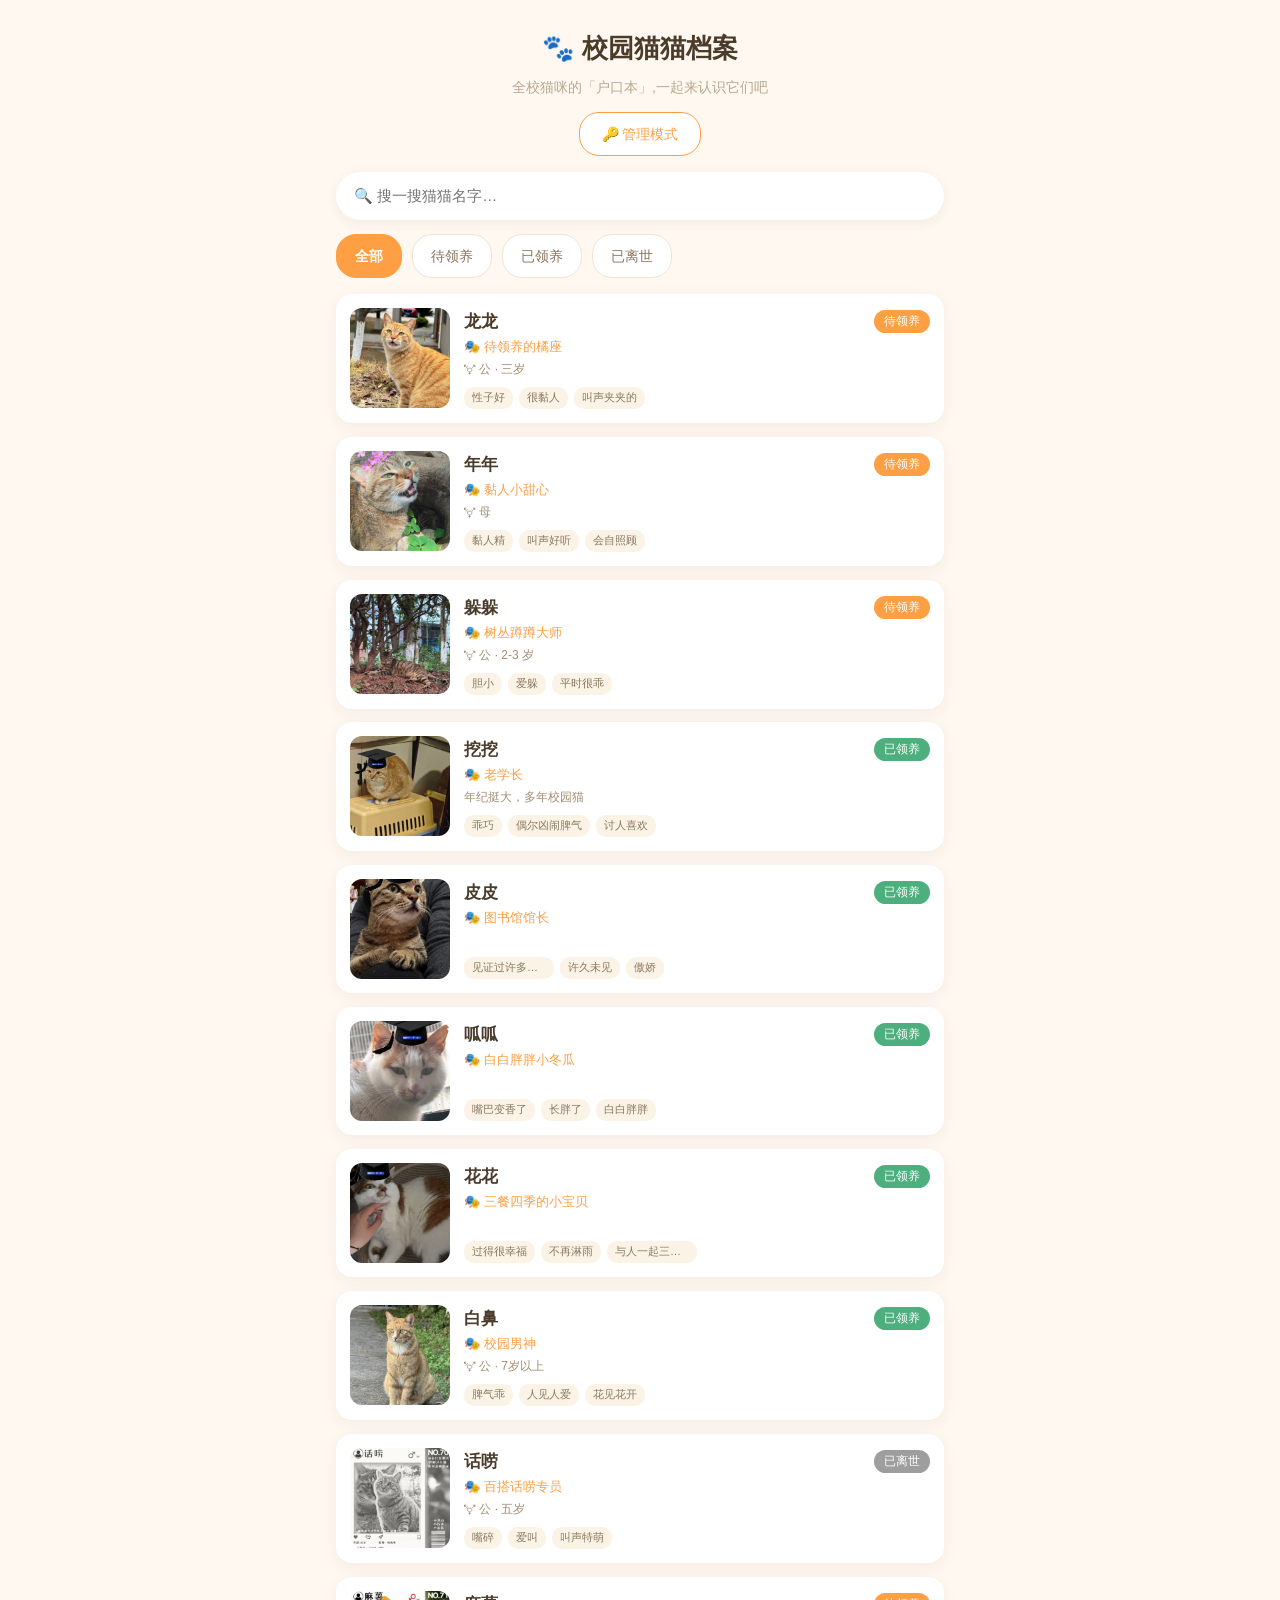
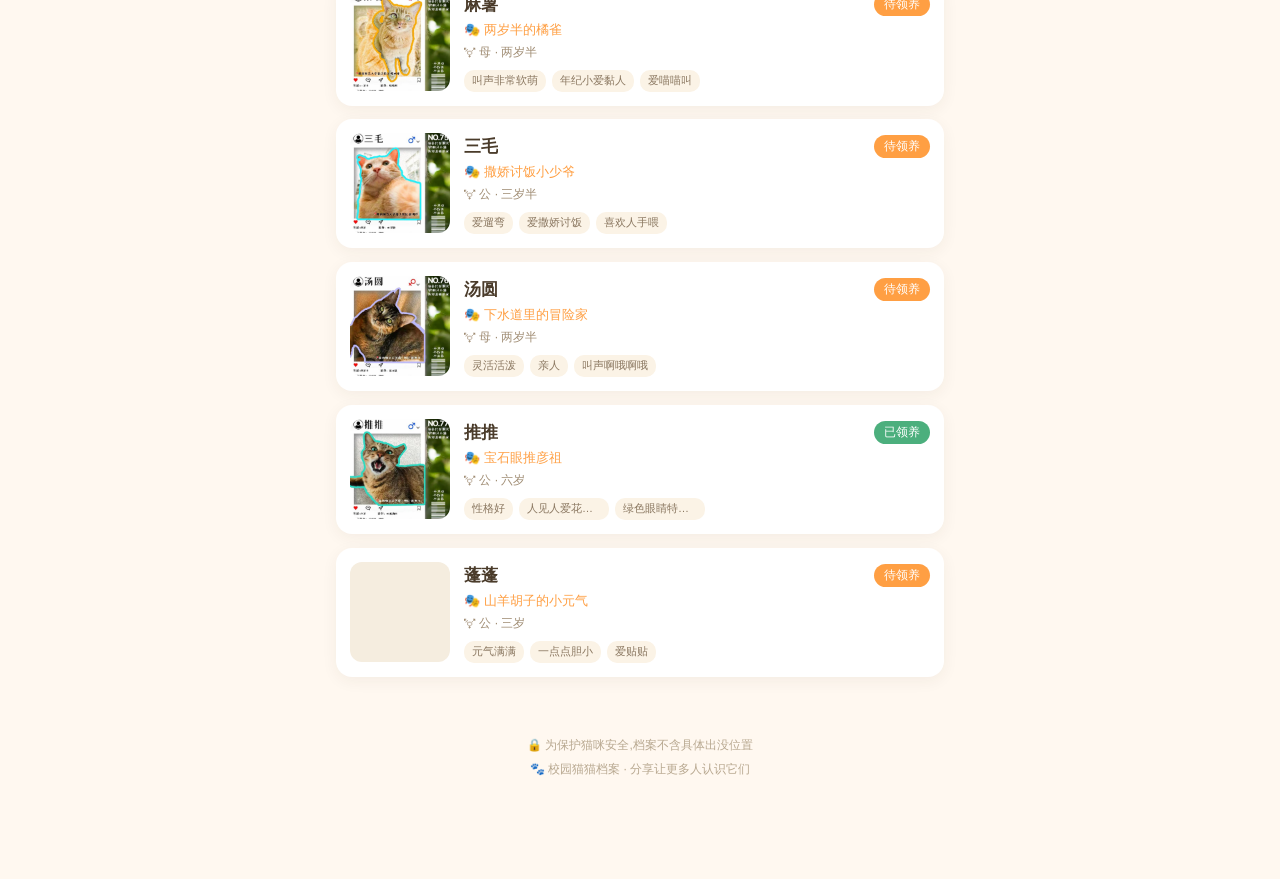
<file: index.html>
<!DOCTYPE html>
<html lang="zh-CN">
<head>
    <meta charset="UTF-8">
    <meta name="format-detection" content="telephone=no, email=no, address=no">
    <meta name="viewport" content="width=device-width, initial-scale=1.0, viewport-fit=cover">
    <meta name="description" content="校园猫猫档案 - 全校猫咪的户口本,认识每一只校园猫咪">
    <title>🐾 校园猫猫档案</title>
    <link rel="stylesheet" href="styles.css?v=6">
</head>
<body>

    <header class="header">
        <h1 class="header-title">🐾 校园猫猫档案</h1>
        <p class="header-sub">全校猫咪的「户口本」,一起来认识它们吧</p>
        <button class="admin-toggle" id="adminToggle">🔑 管理模式</button>
        <button class="admin-add-btn hidden" id="adminAddBtn">➕ 新增猫咪</button>
        <button class="admin-token-btn hidden" id="adminTokenBtn">⚙️ 设置 GitHub Token</button>
    </header>

    <!-- 设置 Token 弹层 -->
    <div class="modal modal-narrow hidden" id="tokenModal">
        <div class="modal-mask" id="tokenMask"></div>
        <div class="modal-content" style="padding: 20px;">
            <div class="form-title">⚙️ 设置 GitHub Token</div>
            <p class="form-tip">
                创建仅限 <b>cet6-jh/campus-cat-web</b> 的 Fine-grained Personal Access Token。<br>
                <b>Repository permissions</b>：Contents → Read and write。
            </p>
            <input id="tokenInput" class="form-input" type="password" placeholder="github_pat_…" autocomplete="off" autocapitalize="off" spellcheck="false" style="border:1px solid #E3D3B8;">
            <p class="form-tip" style="margin-top: 12px; font-size: 12px;">
                同一设备、同一浏览器只需设置一次；换设备、换浏览器或清理浏览数据后才需重新设置。Token 不会写入网站文件。
            </p>
            <p class="form-error hidden" id="tokenError"></p>
            <div class="btn-row" style="margin-top: 16px;">
                <button class="btn-ghost" id="tokenDelete">清除 Token</button>
                <button class="btn-ghost" id="tokenCancel">取消</button>
                <button class="btn-primary" id="tokenSave">保存 Token</button>
            </div>
        </div>
    </div>

    <div class="search-box">
        <input id="searchInput" class="search-input" type="search" placeholder="🔍 搜一搜猫猫名字…" autocomplete="off">
    </div>

    <nav class="filters" id="filters">
        <button class="chip active" data-filter="全部">全部</button>
        <button class="chip" data-filter="待领养">待领养</button>
        <button class="chip" data-filter="已领养">已领养</button>
        <button class="chip" data-filter="已离世">已离世</button>
    </nav>

    <div class="loading" id="loadingBox">🐾 正在加载档案…</div>
    <div class="error-box hidden" id="errorBox">数据加载失败</div>

    <main class="list" id="catList"></main>

    <div class="empty hidden" id="emptyBox">
        <div class="empty-icon">🐱</div>
        <p>没有找到符合条件的猫猫</p>
    </div>

    <footer class="footer">
        <p>🔒 为保护猫咪安全,档案不含具体出没位置</p>
        <p>🐾 校园猫猫档案 · 分享让更多人认识它们</p>
    </footer>

    <!-- 详情弹层 -->
    <div class="modal hidden" id="detailModal">
        <div class="modal-content" id="modalContent"></div>
    </div>

    <!-- 密码弹层 -->
    <div class="modal modal-narrow hidden" id="passwordModal">
        <div class="modal-content">
            <button class="modal-close" id="passwordClose">✕</button>
            <div style="padding: 20px;">
                <div class="form-title">🔑 管理模式</div>
                <p class="form-tip">输入管理员密码后可新增、编辑、删除猫猫档案</p>
                <input id="passwordInput" class="form-input" type="password" placeholder="管理员密码" autocomplete="off" style="border:1px solid #E3D3B8;">
                <div class="form-error hidden" id="passwordError"></div>
                <div class="btn-row" style="margin-top: 16px;">
                    <button class="btn-ghost" id="passwordCancel">取消</button>
                    <button class="btn-primary" id="passwordConfirm">进入管理</button>
                </div>
                <div style="margin-top: 16px; padding-top: 16px; border-top: 1px dashed #F3E9D8; font-size: 12px; color: #B8A890; line-height: 1.6;">
                    ⚙️ 密码只用于进入管理界面；保存资料仍需本浏览器已设置 GitHub Token。<br>
                    Token 首次设置后会保存在本浏览器，不用每次编辑重复输入。
                </div>
            </div>
        </div>
    </div>

    <!-- 编辑弹层 -->
    <div class="modal hidden" id="editModal">
        <div class="modal-content" id="editContent"></div>
    </div>

    <script src="config.js?v=6"></script>
    <script src="data.js?v=6"></script>
    <script src="app-v2.js?v=6"></script>
</body>
</html>
</file>
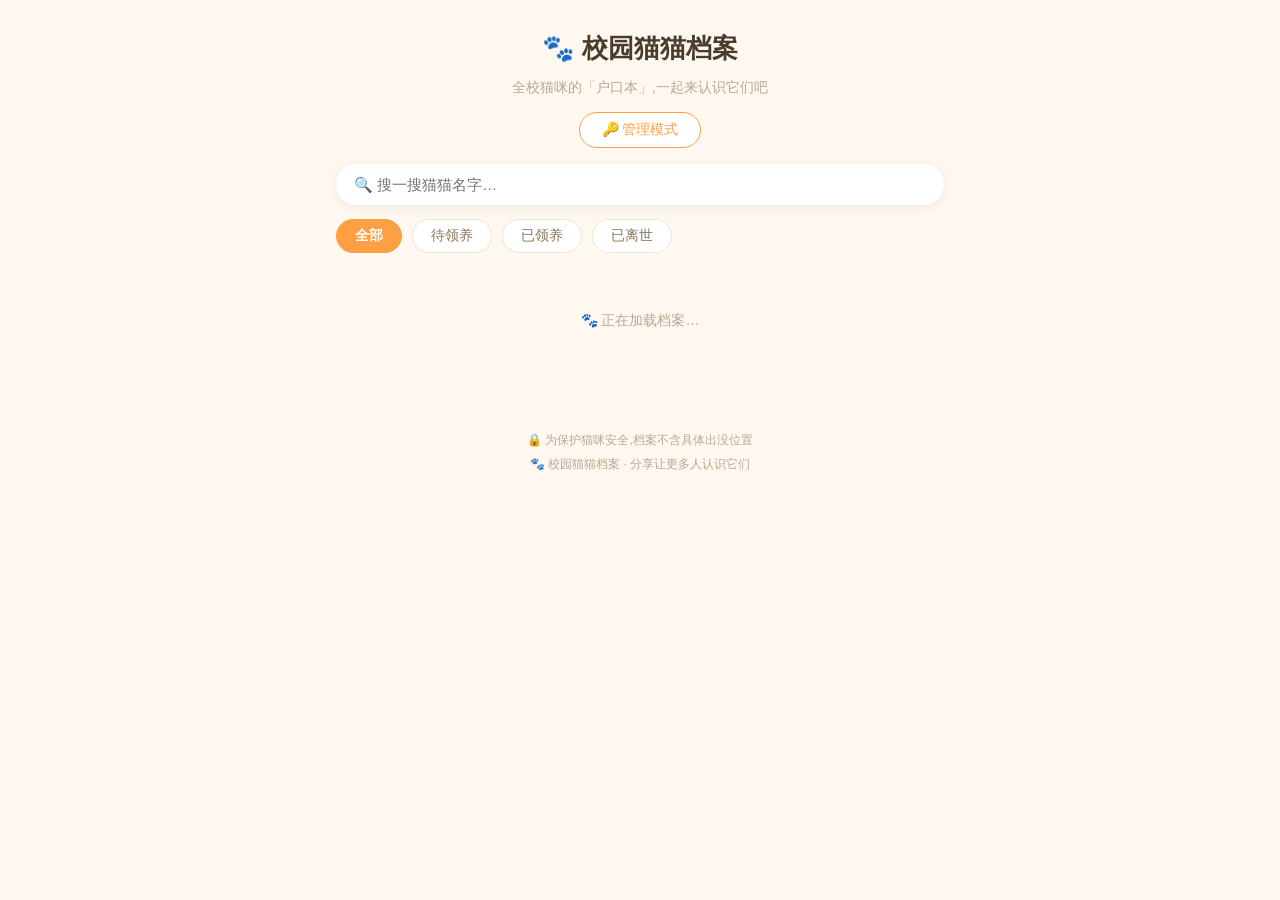
<file: campus-cat-web-complete.htm>
<!DOCTYPE html>
<html lang="zh-CN">
<head>
    <meta charset="UTF-8">
    <meta name="viewport" content="width=device-width, initial-scale=1.0, viewport-fit=cover">
    <meta name="description" content="校园猫猫档案 - 全校猫咪的户口本,认识每一只校园猫咪">
    <title>🐾 校园猫猫档案</title>
    <style>/* styles.css —— 校园猫猫档案网页版样式(暖橙主题) */
* {
    margin: 0;
    padding: 0;
    box-sizing: border-box;
    -webkit-tap-highlight-color: transparent;
}

:root {
    --primary: #FF9F43;
    --bg: #FFF8F0;
    --text: #4A3B2A;
    --text-sub: #A08D74;
    --text-light: #B8A890;
    --card: #FFFFFF;
    --green: #4CAF7D;
    --gray: #9E9E9E;
    --blue: #8E9BC4;
    --danger: #D9534F;
}

html { font-size: 16px; }

body {
    font-family: -apple-system, BlinkMacSystemFont, "PingFang SC", "Hiragino Sans GB",
        "Microsoft YaHei", "Helvetica Neue", Arial, sans-serif;
    background: var(--bg);
    color: var(--text);
    line-height: 1.6;
    max-width: 640px;
    margin: 0 auto;
    min-height: 100vh;
    padding-bottom: 80px;
}

img { display: block; max-width: 100%; }

.header {
    padding: 28px 20px 16px;
    text-align: center;
    position: relative;
}
.header-title {
    font-size: 26px;
    font-weight: 800;
    color: var(--text);
}
.header-sub {
    margin-top: 6px;
    font-size: 14px;
    color: var(--text-light);
}

.admin-toggle {
    margin-top: 14px;
    padding: 8px 22px;
    border-radius: 20px;
    border: 1.5px solid var(--primary);
    background: #fff;
    color: var(--primary);
    font-size: 14px;
    cursor: pointer;
}
.admin-toggle.admin-active {
    background: var(--text);
    border-color: var(--text);
    color: #fff;
}
.admin-add-btn {
    margin-top: 10px;
    padding: 8px 22px;
    border-radius: 20px;
    border: 1.5px solid var(--green);
    background: #fff;
    color: var(--green);
    font-size: 14px;
    cursor: pointer;
    font-weight: 600;
}
.admin-token-btn {
    margin-top: 8px;
    padding: 6px 16px;
    border-radius: 20px;
    border: 1.5px solid #8E9BC4;
    background: #fff;
    color: #8E9BC4;
    font-size: 13px;
    cursor: pointer;
}

.search-box { padding: 0 16px 14px; }
.search-input {
    width: 100%;
    padding: 12px 18px;
    font-size: 15px;
    border: none;
    border-radius: 24px;
    background: var(--card);
    box-shadow: 0 3px 12px rgba(74, 59, 42, 0.07);
    outline: none;
    color: var(--text);
}

.filters {
    display: flex;
    gap: 10px;
    padding: 0 16px 16px;
    flex-wrap: wrap;
}
.chip {
    padding: 7px 18px;
    border-radius: 20px;
    border: 1px solid #F0E4D2;
    background: var(--card);
    color: #8A7760;
    font-size: 14px;
    cursor: pointer;
}
.chip.active {
    background: var(--primary);
    border-color: var(--primary);
    color: #fff;
    font-weight: 600;
}

.list {
    padding: 0 16px;
    display: flex;
    flex-direction: column;
    gap: 14px;
}
.cat-card {
    display: flex;
    padding: 14px;
    background: var(--card);
    border-radius: 16px;
    box-shadow: 0 4px 16px rgba(74, 59, 42, 0.06);
    cursor: pointer;
    position: relative;
}
.cat-card:active { transform: scale(0.98); }
.cat-photo-wrap {
    width: 100px;
    height: 100px;
    flex-shrink: 0;
    border-radius: 12px;
    overflow: hidden;
    background: #F5EDDF;
}
.cat-photo {
    width: 100%;
    height: 100%;
    object-fit: cover;
}
.cat-photo.passed { filter: grayscale(100%); opacity: 0.75; }
.cat-info {
    flex: 1;
    min-width: 0;
    margin-left: 14px;
    display: flex;
    flex-direction: column;
}
.cat-name-row {
    display: flex;
    align-items: center;
    justify-content: space-between;
    gap: 8px;
}
.cat-name {
    font-size: 17px;
    font-weight: 700;
    overflow: hidden;
    text-overflow: ellipsis;
    white-space: nowrap;
}
.badge {
    flex-shrink: 0;
    font-size: 12px;
    color: #fff;
    padding: 2px 10px;
    border-radius: 12px;
}
.badge-adoptable { background: var(--primary); }
.badge-adopted { background: var(--green); }
.badge-passed { background: var(--gray); }
.badge-other { background: var(--blue); }
.cat-title {
    margin-top: 2px;
    font-size: 13px;
    color: var(--primary);
    overflow: hidden;
    text-overflow: ellipsis;
    white-space: nowrap;
}
.cat-meta {
    margin-top: 2px;
    font-size: 12px;
    color: var(--text-sub);
}
.cat-tags {
    margin-top: auto;
    padding-top: 8px;
    display: flex;
    flex-wrap: wrap;
    gap: 6px;
}
.cat-tag {
    font-size: 11px;
    color: #8A7760;
    background: #FBF3E6;
    padding: 2px 8px;
    border-radius: 10px;
    max-width: 90px;
    overflow: hidden;
    text-overflow: ellipsis;
    white-space: nowrap;
}
.card-edit {
    position: absolute;
    top: 10px;
    right: 10px;
    padding: 4px 12px;
    background: #4A6FA5;          /* 深蓝色,跟所有徽章颜色都不同 */
    color: #fff;
    border: 2px solid #fff;        /* 白色边框,从照片上更醒目 */
    border-radius: 12px;
    font-size: 12px;
    font-weight: 600;
    box-shadow: 0 2px 6px rgba(0, 0, 0, 0.15);
    cursor: pointer;
    z-index: 5;                    /* 永远在徽章上面 */
}

.empty {
    padding: 60px 20px;
    text-align: center;
    color: var(--text-light);
}
.empty-icon { font-size: 50px; margin-bottom: 12px; }

.loading, .error-box {
    text-align: center;
    padding: 40px 20px;
    color: var(--text-light);
    font-size: 14px;
}
.error-box { color: var(--danger); }

.modal {
    position: fixed;
    inset: 0;
    background: rgba(0, 0, 0, 0.5);
    z-index: 100;
    display: flex;
    align-items: flex-end;
    justify-content: center;
}
.modal-narrow { align-items: center; }
.modal-content {
    position: relative;
    width: 100%;
    max-width: 640px;
    max-height: 90vh;
    overflow-y: auto;
    background: var(--bg);
    border-radius: 20px 20px 0 0;
    animation: slideUp 0.25s ease-out;
}
.modal-narrow .modal-content {
    max-width: 480px;
    border-radius: 20px;
    margin: 0 16px;
    max-height: none;
}
@keyframes slideUp {
    from { transform: translateY(40px); opacity: 0.6; }
    to { transform: translateY(0); opacity: 1; }
}
.modal-close {
    position: absolute;
    top: 14px;
    right: 14px;
    width: 34px;
    height: 34px;
    border-radius: 50%;
    background: rgba(0, 0, 0, 0.45);
    color: #fff;
    border: none;
    font-size: 18px;
    line-height: 32px;
    text-align: center;
    cursor: pointer;
    z-index: 5;
}

.detail-hero {
    position: relative;
    height: 320px;
    overflow: hidden;
    background: #F5EDDF;
}
.detail-photo {
    width: 100%;
    height: 100%;
    object-fit: cover;
}
.detail-photo.passed { filter: grayscale(100%); opacity: 0.7; }
.detail-photo.placeholder {
    width: 100%;
    height: 100%;
    display: flex;
    align-items: center;
    justify-content: center;
    font-size: 100px;
    background: linear-gradient(135deg, #FFE9CF 0%, #FFC98F 100%);
    color: rgba(255, 255, 255, 0.5);
}
.detail-mask {
    position: absolute;
    left: 0;
    right: 0;
    bottom: 0;
    height: 120px;
    background: linear-gradient(transparent, rgba(0, 0, 0, 0.55));
}
.detail-hero-info {
    position: absolute;
    left: 20px;
    right: 20px;
    bottom: 16px;
    color: #fff;
}
.detail-name-row {
    display: flex;
    align-items: center;
    gap: 10px;
}
.detail-name {
    font-size: 26px;
    font-weight: 800;
    text-shadow: 0 2px 8px rgba(0, 0, 0, 0.4);
}
.detail-title {
    margin-top: 4px;
    font-size: 15px;
    color: #FFE9CF;
    text-shadow: 0 2px 6px rgba(0, 0, 0, 0.4);
}
.detail-card {
    background: var(--card);
    border-radius: 16px;
    padding: 16px 18px;
    margin: 14px 16px 0;
    box-shadow: 0 4px 16px rgba(74, 59, 42, 0.05);
}
.detail-section-title {
    font-size: 15px;
    font-weight: 700;
    margin-bottom: 10px;
}
.detail-info-row {
    display: flex;
    padding: 7px 0;
    border-bottom: 1px dashed #F3E9D8;
    font-size: 14px;
}
.detail-info-row:last-child { border-bottom: none; }
.detail-label { width: 96px; color: var(--text-sub); flex-shrink: 0; }
.detail-value { flex: 1; }
.detail-value.neutered-yes { color: var(--green); font-weight: 600; }
.detail-value.neutered-no { color: #E5734F; font-weight: 600; }

.detail-tags {
    display: flex;
    flex-wrap: wrap;
    gap: 8px;
}
.detail-tag {
    background: #FFF1DC;
    color: #C97B2D;
    font-size: 13px;
    padding: 5px 14px;
    border-radius: 16px;
}

.story-item {
    display: flex;
    align-items: flex-start;
    margin-bottom: 8px;
    font-size: 14px;
}
.story-dot { margin-right: 8px; flex-shrink: 0; }

.detail-source {
    margin: 12px 16px 0;
    font-size: 12px;
    color: var(--text-light);
}
.memorial {
    margin: 14px 16px;
    padding: 14px;
    background: #F3F0EB;
    border-radius: 12px;
    text-align: center;
    color: #9A8F80;
    font-size: 13px;
}

.form-card {
    background: var(--card);
    border-radius: 16px;
    padding: 20px;
}
.form-title {
    font-size: 18px;
    font-weight: 700;
    margin-bottom: 14px;
}
.form-tip {
    font-size: 13px;
    color: var(--text-sub);
    margin-bottom: 16px;
}
.form-error {
    color: var(--danger);
    font-size: 13px;
    margin-top: 10px;
    padding: 10px;
    background: #FFF7F7;
    border-radius: 8px;
}
.form-row {
    display: flex;
    align-items: center;
    min-height: 50px;
    border-bottom: 1px dashed #F3E9D8;
}
.form-row:last-child { border-bottom: none; }
.form-row-switch { justify-content: space-between; }
.form-label {
    width: 96px;
    color: var(--text-sub);
    font-size: 14px;
    flex-shrink: 0;
}
.form-input, .form-select, .form-textarea {
    flex: 1;
    border: 1px solid transparent;
    border-radius: 8px;
    padding: 8px 10px;
    font-size: 14px;
    color: var(--text);
    background: transparent;
    font-family: inherit;
    outline: none;
    min-width: 0;
}
.form-input:focus, .form-select:focus, .form-textarea:focus {
    border-color: var(--primary);
    background: #FFFCF7;
}
.form-textarea {
    width: 100%;
    margin-top: 6px;
    min-height: 80px;
    resize: vertical;
    box-sizing: border-box;
}
.form-block {
    padding: 12px 0;
    border-bottom: 1px dashed #F3E9D8;
}
.form-block:last-child { border-bottom: none; }
.required { color: var(--danger); }
.form-hint { font-size: 12px; color: var(--text-light); }

.photo-grid {
    display: grid;
    grid-template-columns: repeat(3, 1fr);
    gap: 10px;
    margin-bottom: 12px;
}
.photo-grid-item {
    position: relative;
    aspect-ratio: 1/1;
    border-radius: 12px;
    overflow: hidden;
    background: #F5EDDF;
}
.photo-grid-img {
    width: 100%;
    height: 100%;
    object-fit: cover;
}
.photo-grid-del {
    position: absolute;
    top: 4px;
    right: 4px;
    width: 28px;
    height: 28px;
    border-radius: 50%;
    background: rgba(0, 0, 0, 0.55);
    color: #fff;
    border: none;
    font-size: 14px;
    line-height: 26px;
    text-align: center;
    cursor: pointer;
}
.photo-add-btn {
    aspect-ratio: 1/1;
    display: flex;
    flex-direction: column;
    align-items: center;
    justify-content: center;
    border: 2px dashed #E3D3B8;
    border-radius: 12px;
    background: #FFFCF7;
    color: var(--text-light);
    cursor: pointer;
    font-size: 13px;
}
.photo-add-btn span:first-child {
    font-size: 36px;
    line-height: 1;
}

.btn-row {
    display: flex;
    gap: 12px;
    margin-top: 18px;
    justify-content: flex-end;
}
.btn-primary {
    padding: 10px 24px;
    border: none;
    border-radius: 22px;
    background: var(--primary);
    color: #fff;
    font-size: 14px;
    font-weight: 600;
    cursor: pointer;
}
.btn-primary:disabled { opacity: 0.6; cursor: not-allowed; }
.btn-ghost {
    padding: 10px 20px;
    border-radius: 22px;
    border: 1.5px solid #E3D3B8;
    background: #fff;
    color: #8A7760;
    font-size: 14px;
    cursor: pointer;
}
.btn-danger {
    border-color: #F5C6C3;
    color: var(--danger);
    background: #FFF7F6;
}

.footer {
    margin-top: 40px;
    padding: 20px;
    text-align: center;
    color: var(--text-light);
    font-size: 12px;
}
.footer p + p { margin-top: 4px; }

.hidden { display: none !important; }</style>
</head>
<body>

    <header class="header">
        <h1 class="header-title">🐾 校园猫猫档案</h1>
        <p class="header-sub">全校猫咪的「户口本」,一起来认识它们吧</p>
        <button class="admin-toggle" id="adminToggle">🔑 管理模式</button>
        <button class="admin-add-btn hidden" id="adminAddBtn">➕ 新增猫咪</button>
        <button class="admin-token-btn hidden" id="adminTokenBtn">⚙️ 设置 GitHub Token</button>
    </header>

    <!-- 设置 Token 弹层 -->
    <div class="modal modal-narrow hidden" id="tokenModal">
        <div class="modal-mask" id="tokenMask"></div>
        <div class="modal-content" style="padding: 20px;">
            <div class="form-title">⚙️ 设置 GitHub Token</div>
            <p class="form-tip">
                在 GitHub → Settings → Developer settings → Personal access tokens 创建一个 token<br>
                <b>权限</b>:Contents (Read and Write)<br>
                <b>选仓库</b>:campus-cat-web
            </p>
            <input id="tokenInput" class="form-input" type="password" placeholder="ghp_xxxxxxxxxxxxx" style="border:1px solid #E3D3B8;">
            <p class="form-tip" style="margin-top: 12px; font-size: 12px;">
                Token 只存在你的浏览器,<b>不会上传到任何服务器</b>
            </p>
            <p class="form-error hidden" id="tokenError"></p>
            <div class="btn-row" style="margin-top: 16px;">
                <button class="btn-ghost" id="tokenDelete">清除 Token</button>
                <button class="btn-ghost" id="tokenCancel">取消</button>
                <button class="btn-primary" id="tokenSave">保存 Token</button>
            </div>
        </div>
    </div>

    <div class="search-box">
        <input id="searchInput" class="search-input" type="search" placeholder="🔍 搜一搜猫猫名字…" autocomplete="off">
    </div>

    <nav class="filters" id="filters">
        <button class="chip active" data-filter="全部">全部</button>
        <button class="chip" data-filter="待领养">待领养</button>
        <button class="chip" data-filter="已领养">已领养</button>
        <button class="chip" data-filter="已离世">已离世</button>
    </nav>

    <div class="loading" id="loadingBox">🐾 正在加载档案…</div>
    <div class="error-box hidden" id="errorBox">数据加载失败</div>

    <main class="list" id="catList"></main>

    <div class="empty hidden" id="emptyBox">
        <div class="empty-icon">🐱</div>
        <p>没有找到符合条件的猫猫</p>
    </div>

    <footer class="footer">
        <p>🔒 为保护猫咪安全,档案不含具体出没位置</p>
        <p>🐾 校园猫猫档案 · 分享让更多人认识它们</p>
    </footer>

    <!-- 详情弹层 -->
    <div class="modal hidden" id="detailModal">
        <div class="modal-content" id="modalContent"></div>
    </div>

    <!-- 密码弹层 -->
    <div class="modal modal-narrow hidden" id="passwordModal">
        <div class="modal-content">
            <button class="modal-close" id="passwordClose">✕</button>
            <div style="padding: 20px;">
                <div class="form-title">🔑 管理模式</div>
                <p class="form-tip">输入管理员密码后可新增、编辑、删除猫猫档案</p>
                <input id="passwordInput" class="form-input" type="password" placeholder="管理员密码" autocomplete="off" style="border:1px solid #E3D3B8;">
                <div class="form-error hidden" id="passwordError"></div>
                <div class="btn-row" style="margin-top: 16px;">
                    <button class="btn-ghost" id="passwordCancel">取消</button>
                    <button class="btn-primary" id="passwordConfirm">进入管理</button>
                </div>
                <div style="margin-top: 16px; padding-top: 16px; border-top: 1px dashed #F3E9D8; font-size: 12px; color: #B8A890; line-height: 1.6;">
                    ⚙️ 首次使用需在 <code>config.js</code> 中填入 GitHub Token。<br>
                    Token 权限:Contents (Read and Write)。
                </div>
            </div>
        </div>
    </div>

    <!-- 编辑弹层 -->
    <div class="modal hidden" id="editModal">
        <div class="modal-content" id="editContent"></div>
    </div>

    <script>// config.js —— 网页版配置
// ---------------------------------------------------------------
// ⚠️ 重要: 这个文件保存了管理员密码和 GitHub PAT
// 1. 修改密码: 修改 ADMIN_PASSWORD 字段
// 2. 填入 GitHub Token: 修改 GH_TOKEN 字段
// ---------------------------------------------------------------

// 管理员密码(网页端登录管理模式的密码)
const ADMIN_PASSWORD = 'gnnu9797';

// GitHub 仓库配置
const GH_OWNER = 'cet6-jh';           // 你的 GitHub 用户名
const GH_REPO = 'campus-cat-web';     // 仓库名
const GH_BRANCH = 'main';;            // 分支名
const GH_FILE_PATH = 'data.js';        // 数据文件路径(在仓库中的路径)
const GH_FILE_PATH_PHOTOS = 'photos';  // 图片文件夹路径
// 运行时优先从 localStorage.gh_token 读取(浏览器本地,不保存到 GitHub)
// 这样配置文件中就不会有 token,GitHub 自动拦截也不会误报
const GH_TOKEN = localStorage.getItem('gh_token') || '';   // ★ 在浏览器 Console 执行: localStorage.setItem('gh_token', '你的GitHub PAT')

// 导出(全局变量,方便 app.js 使用)
window.APP_CONFIG = {
    ADMIN_PASSWORD,
    GH_OWNER,
    GH_REPO,
    GH_BRANCH,
    GH_FILE_PATH,
    GH_FILE_PATH_PHOTOS,
    GH_TOKEN
};</script>
    <script>window.CATS_DATA = [
  {
    "id": "cat_90af3a",
    "name": "龙龙",
    "title": "待领养的橘座",
    "photo": "photos/龙龙.jpg",
    "breed": "全橘、头小身子大",
    "gender": "公",
    "age": "三岁",
    "traits": [
      "性子好",
      "很黏人",
      "叫声夹夹的",
      "胃口好不挑食",
      "摸烦了会打人"
    ],
    "adoption_status": "待领养",
    "health": "健康",
    "neutered": true,
    "stories": [
      "与朵朵是亲兄妹",
      "朵朵去年和领养人一起毕业了",
      "偶尔需要控制体重"
    ],
    "source": "小红书 @赣范喵喵",
    "created_at": "2026-08-12 17:08",
    "_newPhotos": [],
    "photos": [
      "photos/龙龙.jpg"
    ]
  },
  {
    "id": "cat_acb9a2",
    "name": "年年",
    "title": "黏人小甜心",
    "photo": "photos/年年.jpg",
    "breed": "全橘虎斑、白下巴、眼睛大",
    "gender": "母",
    "age": "未知",
    "traits": [
      "黏人精",
      "叫声好听",
      "会自照顾",
      "爱跟人后面要饭",
      "性格特别好"
    ],
    "adoption_status": "待领养",
    "health": "健康",
    "neutered": true,
    "stories": [
      "和花花是好姐妹",
      "和龙龙偶尔吵架",
      "现在跟贝果糯糯是好朋友",
      "很快就会找老师喂食",
      "毕业季希望被领养"
    ],
    "source": "小红书 @赣范喵喵",
    "created_at": "2026-08-12 17:16"
  },
  {
    "id": "cat_1a7d25",
    "name": "躲躲",
    "title": "树丛蹲蹲大师",
    "photo": "photos/躲躲.jpg",
    "breed": "灰棕狸花虎斑、圆睁冷脸",
    "gender": "公",
    "age": "2-3 岁",
    "traits": [
      "胆小",
      "爱躲",
      "平时很乖",
      "相处久了能贴贴",
      "脸冷心甜"
    ],
    "adoption_status": "待领养",
    "health": "健康",
    "neutered": true,
    "stories": [
      "阿豹的好朋友",
      "需要耐心投喂",
      "冷脸萌",
      "贴贴要靠相处"
    ],
    "source": "小红书 @赣范喵喵",
    "created_at": "2026-08-12 17:20"
  },
  {
    "id": "cat_31fe25",
    "name": "挖挖",
    "title": "老学长",
    "photo": "photos/挖挖.jpg",
    "breed": "全橘虎斑、圆脸、白胸脯",
    "gender": "未知",
    "age": "年纪挺大，多年校园猫",
    "traits": [
      "乖巧",
      "偶尔凶闹脾气",
      "讨人喜欢",
      "很多同学认识"
    ],
    "adoption_status": "已领养",
    "health": "体重9斤+、口炎复发已在控",
    "neutered": true,
    "stories": [
      "在学校生活了好多年",
      "口炎复发已在可控范围",
      "领养人是善良温柔的毕业生(考研结束接手)",
      "现在家中安逸养老",
      "不用担惊受怕到处躲藏"
    ],
    "source": "小红书 @赣范喵喵",
    "created_at": "2026-08-12 17:24"
  },
  {
    "id": "cat_ed811e",
    "name": "皮皮",
    "title": "图书馆馆长",
    "photo": "photos/皮皮.jpg",
    "breed": "虎斑、绿眼睛、表情呆萌",
    "gender": "未知",
    "age": "未知",
    "traits": [
      "见证过许多同学的勤奋刻苦",
      "许久未见",
      "傲娇"
    ],
    "adoption_status": "已领养",
    "health": "待观察",
    "neutered": true,
    "stories": [
      "赣师大图书馆馆长",
      "两个多月没见",
      "三月被领养人接回家",
      "领养人是今年的毕业生"
    ],
    "source": "小红书 @赣范喵喵",
    "created_at": "2026-08-12 17:33"
  },
  {
    "id": "cat_0e3028",
    "name": "呱呱",
    "title": "白白胖胖小冬瓜",
    "photo": "photos/呱呱.jpg",
    "breed": "白橘、嘴巴变香了",
    "gender": "未知",
    "age": "未知",
    "traits": [
      "嘴巴变香了",
      "长胖了",
      "白白胖胖",
      "记住领养人座位"
    ],
    "adoption_status": "已领养",
    "health": "待观察",
    "neutered": true,
    "stories": [
      "经常在图书馆与领养人相遇",
      "冬天附近有狗群",
      "考完试被领回家",
      "领养人是今年的毕业生",
      "坚持喂药治口炎"
    ],
    "source": "小红书 @赣范喵喵",
    "created_at": "2026-08-12 17:33"
  },
  {
    "id": "cat_152579",
    "name": "花花",
    "title": "三餐四季的小宝贝",
    "photo": "photos/花花.jpg",
    "breed": "白灰棕虎斑、眼神温柔",
    "gender": "未知",
    "age": "未知",
    "traits": [
      "过得很幸福",
      "不再淋雨",
      "与人一起三餐四季"
    ],
    "adoption_status": "已领养",
    "health": "待观察",
    "neutered": true,
    "stories": [
      "24年收养了一个人",
      "有遮风挡雨的小家",
      "领养人是今年的毕业生",
      "希望校猫朋友们都能找到家",
      "年年是好姐妹"
    ],
    "source": "小红书 @赣范喵喵",
    "created_at": "2026-08-12 17:33"
  },
  {
    "id": "cat_ecd080",
    "name": "白鼻",
    "title": "校园男神",
    "photo": "photos/白鼻.jpg",
    "breed": "橘色虎斑、鼻子上有白斑(名字由来)",
    "gender": "公",
    "age": "7岁以上",
    "traits": [
      "脾气乖",
      "人见人爱",
      "花见花开",
      "引得同学尖叫",
      "超萌"
    ],
    "adoption_status": "已领养",
    "health": "待观察",
    "neutered": true,
    "stories": [
      "和蓬蓬组CP叫蓬荜生辉",
      "白鼻胖蓬蓬瘦",
      "领养人大一就认识白鼻",
      "毕业季被软萌性格圈粉后领回家",
      "以前常和大橘吵架"
    ],
    "source": "小红书 @赣范喵喵",
    "created_at": "2026-08-12 17:37"
  },
  {
    "id": "cat_3bc030",
    "name": "话唠",
    "title": "百搭话唠专员",
    "photo": "photos/话唠.jpg",
    "breed": "虎斑、表情呆萌",
    "gender": "公",
    "age": "五岁",
    "traits": [
      "嘴碎",
      "爱叫",
      "叫声特萌",
      "非常热情",
      "黏人"
    ],
    "adoption_status": "已离世",
    "health": "已离世(被狗咬死)",
    "neutered": true,
    "stories": [
      "爱好喵喵叫",
      "它帮百猫安家计划NO.70",
      "首张领养名片展示",
      "🕊️ 已离世：被被雨咬死，愿它在喵星安息"
    ],
    "source": "小红书 @赣范喵喵",
    "created_at": "2026-08-12 17:40"
  },
  {
    "id": "cat_203ddb",
    "name": "麻薯",
    "title": "两岁半的橘雀",
    "photo": "photos/麻薯.jpg",
    "breed": "橘雀、花纹特别",
    "gender": "母",
    "age": "两岁半",
    "traits": [
      "叫声非常软萌",
      "年纪小爱黏人",
      "爱喵喵叫"
    ],
    "adoption_status": "待领养",
    "health": "已绝育，健康",
    "neutered": true,
    "stories": [
      "它帮百猫安家计划NO.71"
    ],
    "source": "小红书 @赣范喵喵",
    "created_at": "2026-08-12 17:44"
  },
  {
    "id": "cat_e8fd3f",
    "name": "三毛",
    "title": "撒娇讨饭小少爷",
    "photo": "photos/三毛.jpg",
    "breed": "橘猫、面对镜头爱摆pose",
    "gender": "公",
    "age": "三岁半",
    "traits": [
      "爱遛弯",
      "爱撒娇讨饭",
      "喜欢人手喂"
    ],
    "adoption_status": "待领养",
    "health": "已绝育，健康",
    "neutered": true,
    "stories": [
      "它帮百猫安家计划NO.75",
      "爱好吃湿粮"
    ],
    "source": "小红书 @赣范喵喵",
    "created_at": "2026-08-12 17:44"
  },
  {
    "id": "cat_68ddae",
    "name": "汤圆",
    "title": "下水道里的冒险家",
    "photo": "photos/汤圆.jpg",
    "breed": "狸花虎斑、绿眼",
    "gender": "母",
    "age": "两岁半",
    "traits": [
      "灵活活泼",
      "亲人",
      "叫声啊哦啊哦"
    ],
    "adoption_status": "待领养",
    "health": "已绝育，健康",
    "neutered": true,
    "stories": [
      "它帮百猫安家计划NO.76",
      "喜欢从下水道钻到楼上",
      "爱好抓老鼠"
    ],
    "source": "小红书 @赣范喵喵",
    "created_at": "2026-08-12 17:44"
  },
  {
    "id": "cat_6b1822",
    "name": "推推",
    "title": "宝石眼推彦祖",
    "photo": "photos/推推.jpg",
    "breed": "绿眼睛像宝石、虎斑",
    "gender": "公",
    "age": "六岁",
    "traits": [
      "性格好",
      "人见人爱花见花开",
      "绿色眼睛特别好看"
    ],
    "adoption_status": "已领养",
    "health": "已绝育，健康",
    "neutered": true,
    "stories": [
      "它帮百猫安家计划NO.77",
      "爱好吃鸡胸肉",
      "已被领养"
    ],
    "source": "小红书 @赣范喵喵",
    "created_at": "2026-08-12 17:44"
  },
  {
    "id": "cat_261b7b",
    "name": "蓬蓬",
    "title": "山羊胡子的小元气",
    "photo": "photos/蓬蓬.jpg",
    "breed": "橘虎斑、有标志性山羊胡子",
    "gender": "公",
    "age": "三岁",
    "traits": [
      "元气满满",
      "一点点胆小",
      "爱贴贴",
      "被鸡胸肉狠狠拿捏",
      "急寻长期饭票"
    ],
    "adoption_status": "待领养",
    "health": "已绝育，健康",
    "neutered": true,
    "stories": [
      "与白鼻组CP叫蓬荜生辉",
      "白鼻胖蓬蓬瘦",
      "急寻长期饭票加专属怀抱"
    ],
    "source": "小红书 @赣范喵喵",
    "created_at": "2026-08-12 17:53"
  }
];</script>
    <script>// app.js —— 校园猫猫档案(在线编辑版)
// 数据从 data.js 加载,通过 GitHub API 实现网页编辑

const CFG = window.APP_CONFIG;

// 优先从 localStorage 读取 GitHub Token(更安全,不暴露在 GitHub 上)
CFG.GH_TOKEN = localStorage.getItem('gh_token') || CFG.GH_TOKEN || '';
let cats = [];
let currentFilter = '全部';
let currentKeyword = '';
let isAdmin = false;

// ===== 状态徽章 =====
const BADGE_MAP = {
    '待领养': 'badge-adoptable',
    '已领养': 'badge-adopted',
    '已离世': 'badge-passed',
    '暂不领养': 'badge-other'
};

// ===== 加载数据 =====
function load() {
    try {
        cats = window.CATS_DATA || [];
        renderList(getFiltered());
    } catch (err) {
        document.getElementById('errorBox').classList.remove('hidden');
        document.getElementById('errorBox').textContent = '数据加载失败:' + err.message;
    } finally {
        document.getElementById('loadingBox').classList.add('hidden');
    }
}

// ===== 列表渲染 =====
function getFiltered() {
    const kw = currentKeyword.trim();
    return cats.filter(cat => {
        if (currentFilter !== '全部' && cat.adoption_status !== currentFilter) return false;
        if (kw) {
            const text = `${cat.name || ''}${cat.title || ''}${cat.breed || ''}${(cat.traits || []).join('')}${(cat.stories || []).join('')}${cat.source || ''}`;
            if (!text.includes(kw)) return false;
        }
        return true;
    });
}

function renderList(list) {
    const listEl = document.getElementById('catList');
    const emptyBox = document.getElementById('emptyBox');
    listEl.innerHTML = '';
    emptyBox.classList.toggle('hidden', list.length > 0);

    list.forEach(cat => {
        const card = document.createElement('div');
        card.className = 'cat-card';
        card.onclick = () => openDetail(cat);
        const photo = cat.photo || 'photos/placeholder.jpg';
        const isPassed = cat.adoption_status === '已离世';
        card.innerHTML = `
            <div class="cat-photo-wrap">
                <img class="cat-photo ${isPassed ? 'passed' : ''}"
                     src="${escapeHtml(photo)}" alt="${escapeHtml(cat.name || '')}"
                     onerror="this.style.visibility='hidden'">
            </div>
            <div class="cat-info">
                <div class="cat-name-row">
                    <span class="cat-name">${escapeHtml(cat.name || '')}</span>
                    <span class="badge ${BADGE_MAP[cat.adoption_status] || 'badge-other'}">${escapeHtml(cat.adoption_status || '')}</span>
                </div>
                <div class="cat-title">🎭 ${escapeHtml(cat.title || '')}</div>
                <div class="cat-meta">${formatMeta(cat)}</div>
                <div class="cat-tags">
                    ${(cat.traits || []).slice(0, 3).map(t => `<span class="cat-tag">${escapeHtml(t)}</span>`).join('')}
                </div>
            </div>
            ${isAdmin ? `<button class="card-edit" data-id="${escapeHtml(cat.id)}">编辑</button>` : ''}
        `;
        const editBtn = card.querySelector('.card-edit');
        if (editBtn) {
            editBtn.onclick = (e) => { e.stopPropagation(); openEdit(cat); };
        }
        listEl.appendChild(card);
    });
}

function formatMeta(cat) {
    const parts = [];
    if (cat.gender && cat.gender !== '未知') parts.push(`⚧ ${cat.gender}`);
    if (cat.age && cat.age !== '未知') parts.push(cat.age);
    return parts.join(' · ');
}

function refresh() {
    renderList(getFiltered());
}

// ===== HTML 转义 =====
function escapeHtml(s) {
    return String(s == null ? '' : s)
        .replace(/&/g, '&amp;').replace(/</g, '&lt;').replace(/>/g, '&gt;')
        .replace(/"/g, '&quot;').replace(/'/g, '&#39;');
}

// ===== 详情弹层 =====
function openDetail(cat) {
    const isPassed = cat.adoption_status === '已离世';
    const photo = cat.photo || 'photos/placeholder.jpg';
    const content = document.getElementById('modalContent');
    content.innerHTML = `
        <button class="modal-close" id="detailClose">✕</button>
        <div class="detail-hero">
            <img class="detail-photo ${isPassed ? 'passed' : ''}" src="${escapeHtml(photo)}" alt="${escapeHtml(cat.name || '')}" onerror="this.style.display='none'">
            <div class="detail-mask"></div>
            <div class="detail-hero-info">
                <div class="detail-name-row">
                    <span class="detail-name">${escapeHtml(cat.name || '')}</span>
                    <span class="badge ${BADGE_MAP[cat.adoption_status] || 'badge-other'}">${escapeHtml(cat.adoption_status || '')}</span>
                </div>
                <div class="detail-title">🎭 ${escapeHtml(cat.title || '')}</div>
            </div>
        </div>
        <div class="detail-card">
            <div class="detail-section-title">🧬 基本信息</div>
            ${infoRow('品种/特征', cat.breed || '未知')}
            ${infoRow('性别', cat.gender || '未知')}
            ${infoRow('年龄', cat.age || '未知')}
            ${infoRow('健康状态', cat.health || '待观察')}
            ${infoRow('绝育情况', cat.neutered ? '<span class="neutered-yes">✅ 已绝育</span>' : '<span class="neutered-no">⚠️ 未绝</span>')}
        </div>
        ${cat.traits && cat.traits.length ? `<div class="detail-card">
            <div class="detail-section-title">🧠 性格标签</div>
            <div class="detail-tags">${cat.traits.map(t => `<span class="detail-tag">${escapeHtml(t)}</span>`).join('')}</div>
        </div>` : ''}
        ${cat.stories && cat.stories.length ? `<div class="detail-card">
            <div class="detail-section-title">📜 专属事迹</div>
            ${cat.stories.map(s => `<div class="story-item"><span class="story-dot">🐾</span><span>${escapeHtml(s)}</span></div>`).join('')}
        </div>` : ''}
        ${cat.source ? `<div class="detail-source">📢 档案来源:${escapeHtml(cat.source)}</div>` : ''}
        ${isPassed ? '<div class="memorial">🕊️ 愿它在喵星安息,谢谢它曾陪伴我们的校园时光</div>' : ''}
    `;
    document.getElementById('detailModal').classList.remove('hidden');
    document.getElementById('detailClose').onclick = closeDetail;
    document.body.style.overflow = 'hidden';
}

function infoRow(label, content) {
    return `<div class="detail-info-row"><span class="detail-label">${label}</span><span class="detail-value">${content}</span></div>`;
}

function closeDetail() {
    document.getElementById('detailModal').classList.add('hidden');
    document.body.style.overflow = '';
}

// ===== 密码弹层 =====
function openPasswordModal() {
    document.getElementById('passwordInput').value = '';
    document.getElementById('passwordError').classList.add('hidden');
    document.getElementById('passwordModal').classList.remove('hidden');
    document.body.style.overflow = 'hidden';
    setTimeout(() => document.getElementById('passwordInput').focus(), 100);
}
function closePasswordModal() {
    document.getElementById('passwordModal').classList.add('hidden');
    document.body.style.overflow = '';
}

function submitPassword() {
    const input = document.getElementById('passwordInput').value.trim();
    if (!input) return;
    if (input !== CFG.ADMIN_PASSWORD) {
        const errEl = document.getElementById('passwordError');
        errEl.textContent = '密码错误';
        errEl.classList.remove('hidden');
        return;
    }
    if (!CFG.GH_TOKEN) {
        alert('密码正确!\n\n但当前没有 GitHub Token,无法保存修改到 GitHub。\n\n请在 config.js 中填写 GH_TOKEN,然后重新打开网页。');
    }
    isAdmin = true;
    closePasswordModal();
    document.getElementById('adminToggle').textContent = '🚪 退出管理';
    document.getElementById('adminToggle').classList.add('admin-active');
    document.getElementById('adminAddBtn').classList.remove('hidden');
    document.getElementById('adminTokenBtn').classList.remove('hidden');
    refresh();
}

function exitAdmin() {
    if (!confirm('退出管理模式?')) return;
    isAdmin = false;
    document.getElementById('adminToggle').textContent = '🔑 管理模式';
    document.getElementById('adminToggle').classList.remove('admin-active');
    document.getElementById('adminAddBtn').classList.add('hidden');
    document.getElementById('adminTokenBtn').classList.add('hidden');
    refresh();
}

// ===== 编辑表单 =====
let editingCat = null;
let isCreatingNew = false;   // 标记是否为新增模式

/** 生成新的 cat ID(短随机) */
function generateCatId() {
    return 'cat_' + Date.now().toString(36) + Math.floor(Math.random() * 1000).toString(36);
}

function openEdit(cat) {
    isCreatingNew = !cat;
    editingCat = cat || {
        id: generateCatId(),
        name: '',
        title: '',
        photo: '',
        photos: [],
        breed: '',
        gender: '未知',
        age: '',
        adoption_status: '待领养',
        health: '',
        neutered: true,
        source: '',
        traits: [],
        stories: [],
        created_at: new Date().toISOString().slice(0, 16).replace('T', ' ')
    };
    openEditForm();   // 复用同一个表单渲染函数
}

/** 渲染编辑表单(支持编辑和新增) */
function openEditForm() {
    const photosArr = editingCat.photos || (editingCat.photo ? [editingCat.photo] : []);
    const content = document.getElementById('editContent');
    content.innerHTML = `
        <button class="modal-close" id="editClose">✕</button>
        <div style="padding: 20px;">
            <div class="form-title">${isCreatingNew ? '🐱 新增猫猫档案' : `✏️ 编辑「${escapeHtml(editingCat.name)}」`}</div>

            <div class="form-block">
                <label class="form-label">猫咪照片 <span class="form-hint">(可上传,会保存到 GitHub)</span></label>
                <div class="photo-grid" id="photoGrid">
                    ${photosArr.map((p, i) => `
                        <div class="photo-grid-item">
                            <img class="photo-grid-img" src="${escapeHtml(p)}" alt="图${i+1}">
                        </div>
                    `).join('')}
                    <div class="photo-add-btn" id="photoAddBtn">
                        <span>+</span><span>上传图片</span>
                        <input type="file" id="photoFile" accept="image/*" multiple style="display:none;">
                    </div>
                </div>
                <div class="form-hint">⚠️ 上传图片会保存到 GitHub 仓库 photos 目录</div>
            </div>

            <div class="form-row"><label class="form-label">名字 <span class="required">*</span></label><input class="form-input" id="f-name" value="${escapeHtml(editingCat.name || '')}"></div>
            <div class="form-row"><label class="form-label">江湖称号</label><input class="form-input" id="f-title" value="${escapeHtml(editingCat.title || '')}"></div>
            <div class="form-row"><label class="form-label">品种/特征</label><input class="form-input" id="f-breed" value="${escapeHtml(editingCat.breed || '')}"></div>
            <div class="form-row"><label class="form-label">性别</label>
                <select class="form-select" id="f-gender">
                    <option value="公" ${editingCat.gender === '公' ? 'selected' : ''}>公</option>
                    <option value="母" ${editingCat.gender === '母' ? 'selected' : ''}>母</option>
                    <option value="未知" ${!editingCat.gender || editingCat.gender === '未知' ? 'selected' : ''}>未知</option>
                </select>
            </div>
            <div class="form-row"><label class="form-label">年龄</label><input class="form-input" id="f-age" value="${escapeHtml(editingCat.age || '')}"></div>
            <div class="form-row"><label class="form-label">领养状态</label>
                <select class="form-select" id="f-status">
                    ${['待领养', '已领养', '暂不领养', '已离世'].map(s => `<option value="${s}" ${editingCat.adoption_status === s ? 'selected' : ''}>${s}</option>`).join('')}
                </select>
            </div>
            <div class="form-row"><label class="form-label">健康状态</label><input class="form-input" id="f-health" value="${escapeHtml(editingCat.health || '')}"></div>
            <div class="form-row form-row-switch"><label class="form-label">已绝育</label>
                <label style="display:flex; align-items:center; gap:6px; padding: 6px 0;">
                    <input type="checkbox" id="f-neutered" ${editingCat.neutered ? 'checked' : ''}> 是
                </label>
            </div>
            <div class="form-row"><label class="form-label">档案来源</label><input class="form-input" id="f-source" value="${escapeHtml(editingCat.source || '')}"></div>

            <div class="form-block">
                <label class="form-label">性格标签 <span class="form-hint">(每行一条)</span></label>
                <textarea class="form-textarea" id="f-traits" rows="4">${escapeHtml((editingCat.traits || []).join('\n'))}</textarea>
            </div>

            <div class="form-block">
                <label class="form-label">专属事迹 <span class="form-hint">(每行一条)</span></label>
                <textarea class="form-textarea" id="f-stories" rows="4">${escapeHtml((editingCat.stories || []).join('\n'))}</textarea>
            </div>

            <div class="form-error hidden" id="editError"></div>

            <div class="btn-row">
                ${!isCreatingNew ? '<button class="btn-ghost btn-danger" id="btnDelete">🗑 删除</button>' : ''}
                <button class="btn-ghost" id="btnCancel">取消</button>
                <button class="btn-primary" id="btnSave">💾 保存到 GitHub</button>
            </div>
        </div>
    `;

    document.getElementById('editClose').onclick = closeEdit;
    document.getElementById('btnCancel').onclick = closeEdit;
    const btnDel = document.getElementById('btnDelete');
    if (btnDel) btnDel.onclick = deleteCat;
    document.getElementById('btnSave').onclick = saveCat;
    document.getElementById('photoFile').onchange = onPhotoSelected;
    document.getElementById('editModal').classList.remove('hidden');
    document.body.style.overflow = 'hidden';

    editingCat._newPhotos = [];
}

/** 渲染编辑表单(支持编辑和新增) */

function onPhotoSelected(e) {
    const files = Array.from(e.target.files || []);
    if (!files.length) return;
    files.forEach(file => {
        if (!/^image\//.test(file.type)) return alert('只支持图片');
        if (file.size > 5 * 1024 * 1024) return alert('图片不能超过 5MB');
        const reader = new FileReader();
        reader.onload = () => {
            editingCat._newPhotos = editingCat._newPhotos || [];
            editingCat._newPhotos.push({
                name: file.name,
                contentType: file.type,
                base64: reader.result.split(',')[1]
            });
            // 立即渲染新图片到网格
            const grid = document.getElementById('photoGrid');
            const div = document.createElement('div');
            div.className = 'photo-grid-item';
            div.innerHTML = `<img class="photo-grid-img" src="${reader.result}" alt="新">`;
            grid.insertBefore(div, document.getElementById('photoAddBtn'));
        };
        reader.readAsDataURL(file);
    });
    e.target.value = '';
}

function closeEdit() {
    document.getElementById('editModal').classList.add('hidden');
    document.body.style.overflow = '';
    editingCat = null;
    isCreatingNew = false;
}

// ===== GitHub API 保存 =====
async function getGithubFile() {
    const r = await fetch(
        `https://api.github.com/repos/${CFG.GH_OWNER}/${CFG.GH_REPO}/contents/${CFG.GH_FILE_PATH}?ref=${CFG.GH_BRANCH}`,
        { headers: { Authorization: `Bearer ${CFG.GH_TOKEN}`, Accept: 'application/vnd.github.v3+json' } }
    );
    if (!r.ok) throw new Error(`获取文件失败:${r.status}`);
    return r.json();
}

/** 解码 GitHub base64 文本(支持中文) */
function decodeBase64(b64) {
    // 去掉换行符,补齐 padding
    b64 = b64.replace(/\n/g, '');
    const binStr = atob(b64);
    // 用 TextDecoder 正确解码为 UTF-8(中文不会乱码)
    const bytes = new Uint8Array(binStr.length);
    for (let i = 0; i < binStr.length; i++) bytes[i] = binStr.charCodeAt(i);
    return new TextDecoder('utf-8').decode(bytes);
}

/** 编码 UTF-8 文本为 GitHub base64 */
function encodeBase64(text) {
    const bytes = new TextEncoder().encode(text);
    let binStr = '';
    for (let i = 0; i < bytes.length; i++) binStr += String.fromCharCode(bytes[i]);
    return btoa(binStr);
}

async function updateGithubFile(contentBase64, message, sha, retries = 3) {
    for (let attempt = 1; attempt <= retries; attempt++) {
        const body = {
            message,
            content: contentBase64,
            branch: CFG.GH_BRANCH,
            sha
        };
        const r = await fetch(
            `https://api.github.com/repos/${CFG.GH_OWNER}/${CFG.GH_REPO}/contents/${CFG.GH_FILE_PATH}`,
            {
                method: 'PUT',
                headers: {
                    Authorization: `Bearer ${CFG.GH_TOKEN}`,
                    'Content-Type': 'application/json',
                    Accept: 'application/vnd.github.v3+json'
                },
                body: JSON.stringify(body)
            }
        );
        if (r.ok) return r.json();

        // 409 冲突:取响应中的最新 sha 重试
        const err = await r.json().catch(() => ({}));
        if (r.status === 409 && err && err.document && err.document.sha) {
            console.warn(`SHA 冲突,自动用最新 sha 重试(${attempt}/${retries})`);
            sha = err.document.sha;
            continue;
        }
        throw new Error(`保存失败:${r.status} ${err.message || ''}`);
    }
    throw new Error('保存失败:多次 SHA 冲突');
}

async function uploadPhotoToGithub(fileName, base64, message, shaMap = {}) {
    const r = await fetch(
        `https://api.github.com/repos/${CFG.GH_OWNER}/${CFG.GH_REPO}/contents/${CFG.GH_FILE_PATH_PHOTOS}/${encodeURIComponent(fileName)}`,
        {
            method: 'PUT',
            headers: {
                Authorization: `Bearer ${CFG.GH_TOKEN}`,
                'Content-Type': 'application/json',
                Accept: 'application/vnd.github.v3+json'
            },
            body: JSON.stringify({
                message,
                content: base64,
                branch: CFG.GH_BRANCH,
                ...(shaMap[fileName] ? { sha: shaMap[fileName] } : {})
            })
        }
    );
    if (!r.ok) {
        const err = await r.json().catch(() => ({}));
        throw new Error(`上传图片 ${fileName} 失败:${r.status} ${err.message || ''}`);
    }
    return r.json();
}

async function deleteGithubFile(filePath, message, sha) {
    const r = await fetch(
        `https://api.github.com/repos/${CFG.GH_OWNER}/${CFG.GH_REPO}/contents/${filePath}`,
        {
            method: 'DELETE',
            headers: {
                Authorization: `Bearer ${CFG.GH_TOKEN}`,
                'Content-Type': 'application/json',
                Accept: 'application/vnd.github.v3+json'
            },
            body: JSON.stringify({ message, sha, branch: CFG.GH_BRANCH })
        }
    );
    if (!r.ok && r.status !== 404) {
        const err = await r.json().catch(() => ({}));
        throw new Error(`删除文件失败:${r.status} ${err.message || ''}`);
    }
}

async function saveCat() {
    if (!CFG.GH_TOKEN) return alert('请先在 config.js 中填入 GitHub Token');

    const name = document.getElementById('f-name').value.trim();
    if (!name) return alert('请填写名字');
    const errEl = document.getElementById('editError');
    errEl.classList.add('hidden');
    errEl.textContent = '';

    // 收集新照片
    const newPhotos = editingCat._newPhotos || [];

    try {
        // 1. 上传新照片到 photos 目录
        const uploadedPhotos = (editingCat.photos || (editingCat.photo ? [editingCat.photo] : []))
            .slice();
        for (const photo of newPhotos) {
            errEl.textContent = `上传图片: ${photo.name}...`;
            errEl.classList.remove('hidden');
            const upRes = await uploadPhotoToGithub(
                `${Date.now()}-${Math.floor(Math.random() * 10000)}-${photo.name.replace(/[^\w.\u4e00-\u9fa5-]/g, '_')}`,
                photo.base64,
                `上传 ${name} 的照片`
            );
            uploadedPhotos.push(`photos/${upRes.content.name.split('/').pop()}`);
        }

        // 2. 更新档案数据(再次获取最新 sha,避免上传照片导致 sha 变化)
        errEl.textContent = isCreatingNew ? '新建档案...' : '更新档案...';
        errEl.classList.remove('hidden');
        const fileInfo = await getGithubFile();
        const decoded = decodeBase64(fileInfo.content);
        // 去掉顶部 JS 注释行(以 // 开头的整行)
        const cleaned = decoded.split('\n')
            .filter(line => !line.trim().startsWith('//'))
            .join('\n');
        const newData = cleaned.replace(/window\.CATS_DATA\s*=\s*/, '').replace(/;\s*$/, '').trim();
        let catsArr = JSON.parse(newData);
        const idx = catsArr.findIndex(c => c.id === editingCat.id);
        if (!isCreatingNew && idx < 0) throw new Error('找不到原档案');

        const newCatData = {
            ...editingCat,
            name,
            title: document.getElementById('f-title').value.trim(),
            breed: document.getElementById('f-breed').value.trim(),
            gender: document.getElementById('f-gender').value,
            age: document.getElementById('f-age').value.trim(),
            adoption_status: document.getElementById('f-status').value,
            health: document.getElementById('f-health').value.trim(),
            neutered: document.getElementById('f-neutered').checked,
            source: document.getElementById('f-source').value.trim(),
            traits: document.getElementById('f-traits').value.split('\n').map(s => s.trim()).filter(Boolean),
            stories: document.getElementById('f-stories').value.split('\n').map(s => s.trim()).filter(Boolean),
            photo: uploadedPhotos[0] || '',
            photos: uploadedPhotos
        };

        if (isCreatingNew) {
            // 新增:追加到数组
            catsArr.push(newCatData);
        } else {
            // 编辑:替换原档案
            catsArr[idx] = newCatData;
        }

        const newJson = 'window.CATS_DATA = ' + JSON.stringify(catsArr, null, 2) + ';';
        const encoded = encodeBase64(newJson);
        await updateGithubFile(encoded, isCreatingNew ? `新增 ${name} 的档案` : `更新 ${name} 的档案`, fileInfo.sha);

        alert(`✅ ${name} 已${isCreatingNew ? '新增' : '保存'}!\n\n1~2 分钟后 GitHub Pages 重建完成,刷新页面即可看到。`);
        closeEdit();
        // 更新本地数据
        cats = catsArr;
        window.CATS_DATA = catsArr;
        refresh();
    } catch (err) {
        errEl.textContent = err.message || '保存失败';
        errEl.classList.remove('hidden');
    }
}

async function deleteCat() {
    if (!confirm(`确定删除「${editingCat.name}」的档案?`)) return;
    if (!CFG.GH_TOKEN) return alert('请先在浏览器 Console 跑: localStorage.setItem("gh_token", "你的GitHub PAT")');

    try {
        const fileInfo = await getGithubFile();
        const decoded = decodeBase64(fileInfo.content);
        const cleaned = decoded.split('\n')
            .filter(line => !line.trim().startsWith('//'))
            .join('\n');
        let catsArr = JSON.parse(cleaned.replace(/window\.CATS_DATA\s*=\s*/, '').replace(/;\s*$/, '').trim());
        catsArr = catsArr.filter(c => c.id !== editingCat.id);

        const newJson = 'window.CATS_DATA = ' + JSON.stringify(catsArr, null, 2) + ';';
        const encoded = encodeBase64(newJson);
        await updateGithubFile(encoded, `删除 ${editingCat.name} 的档案`, fileInfo.sha);

        alert(`✅ ${editingCat.name} 已删除!`);
        closeEdit();
        cats = catsArr;
        window.CATS_DATA = catsArr;
        refresh();
    } catch (err) {
        alert('删除失败:' + (err.message || '未知错误'));
    }
}

// ===== 事件绑定 =====
document.getElementById('adminToggle').addEventListener('click', () => {
    if (isAdmin) exitAdmin();
    else openPasswordModal();
});

document.getElementById('adminAddBtn').addEventListener('click', () => {
    if (isAdmin) openEdit(null);   // null = 新增模式
});

// ===== 设置 Token 弹层 =====
function openTokenModal() {
    $('tokenInput').value = localStorage.getItem('gh_token') || '';
    $('tokenError').classList.add('hidden');
    $('tokenModal').classList.remove('hidden');
    document.body.style.overflow = 'hidden';
    setTimeout(() => $('tokenInput').focus(), 100);
}
function closeTokenModal() {
    $('tokenModal').classList.add('hidden');
    document.body.style.overflow = '';
}
function saveToken() {
    const v = $('tokenInput').value.trim();
    if (!v) { const e = $('tokenError'); e.textContent = '请输入 token'; e.classList.remove('hidden'); return; }
    localStorage.setItem('gh_token', v);
    CFG.GH_TOKEN = v;
    closeTokenModal();
    wx_showToast && wx_showToast('Token 已保存');
    alert('✅ Token 已保存到浏览器(仅本机)\n\n现在编辑功能可用!');
}
function deleteToken() {
    if (!confirm('确定清除本地保存的 Token?')) return;
    localStorage.removeItem('gh_token');
    CFG.GH_TOKEN = '';
    $('tokenInput').value = '';
    alert('Token 已清除');
}
document.getElementById('adminTokenBtn').addEventListener('click', () => {
    if (isAdmin) openTokenModal();
});
$('tokenCancel').onclick = closeTokenModal;
$('tokenMask').onclick = closeTokenModal;
$('tokenSave').onclick = saveToken;
$('tokenDelete').onclick = deleteToken;
$('tokenInput').addEventListener('keydown', e => { if (e.key === 'Enter') saveToken(); });

document.getElementById('passwordConfirm').addEventListener('click', submitPassword);
document.getElementById('passwordCancel').addEventListener('click', closePasswordModal);
document.getElementById('passwordClose').addEventListener('click', closePasswordModal);
document.getElementById('passwordInput').addEventListener('keydown', (e) => {
    if (e.key === 'Enter') submitPassword();
});
document.getElementById('detailModal').addEventListener('click', (e) => {
    if (e.target.id === 'detailModal') closeDetail();
});
document.getElementById('passwordModal').addEventListener('click', (e) => {
    if (e.target.id === 'passwordModal') closePasswordModal();
});
document.getElementById('editModal').addEventListener('click', (e) => {
    if (e.target.id === 'editModal') closeEdit();
});

document.getElementById('filters').addEventListener('click', (e) => {
    const chip = e.target.closest('.chip');
    if (!chip) return;
    currentFilter = chip.dataset.filter;
    document.querySelectorAll('.chip').forEach(c => c.classList.remove('active'));
    chip.classList.add('active');
    refresh();
});

let searchTimer = null;
document.getElementById('searchInput').addEventListener('input', (e) => {
    clearTimeout(searchTimer);
    searchTimer = setTimeout(() => {
        currentKeyword = e.target.value;
        refresh();
    }, 200);
});

// ===== 启动 =====
load();</script>
</body>
</html>
</file>
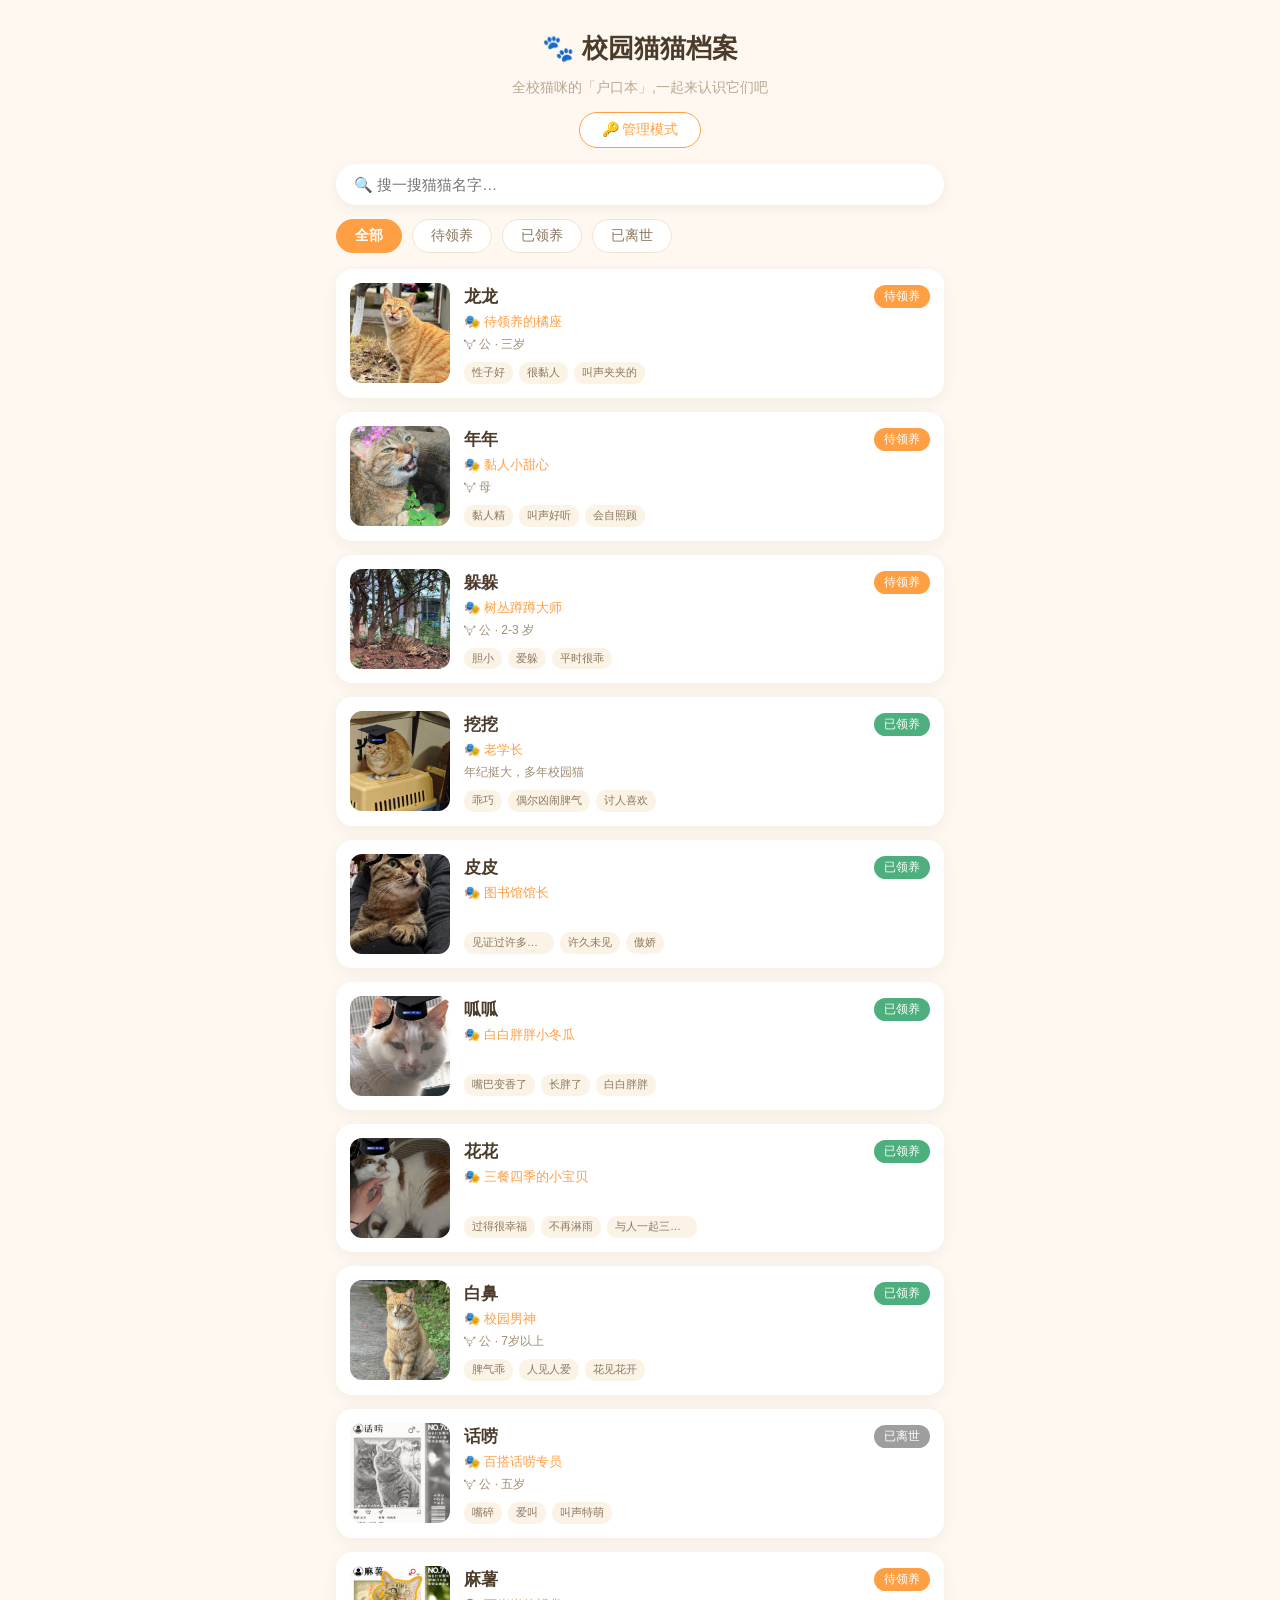
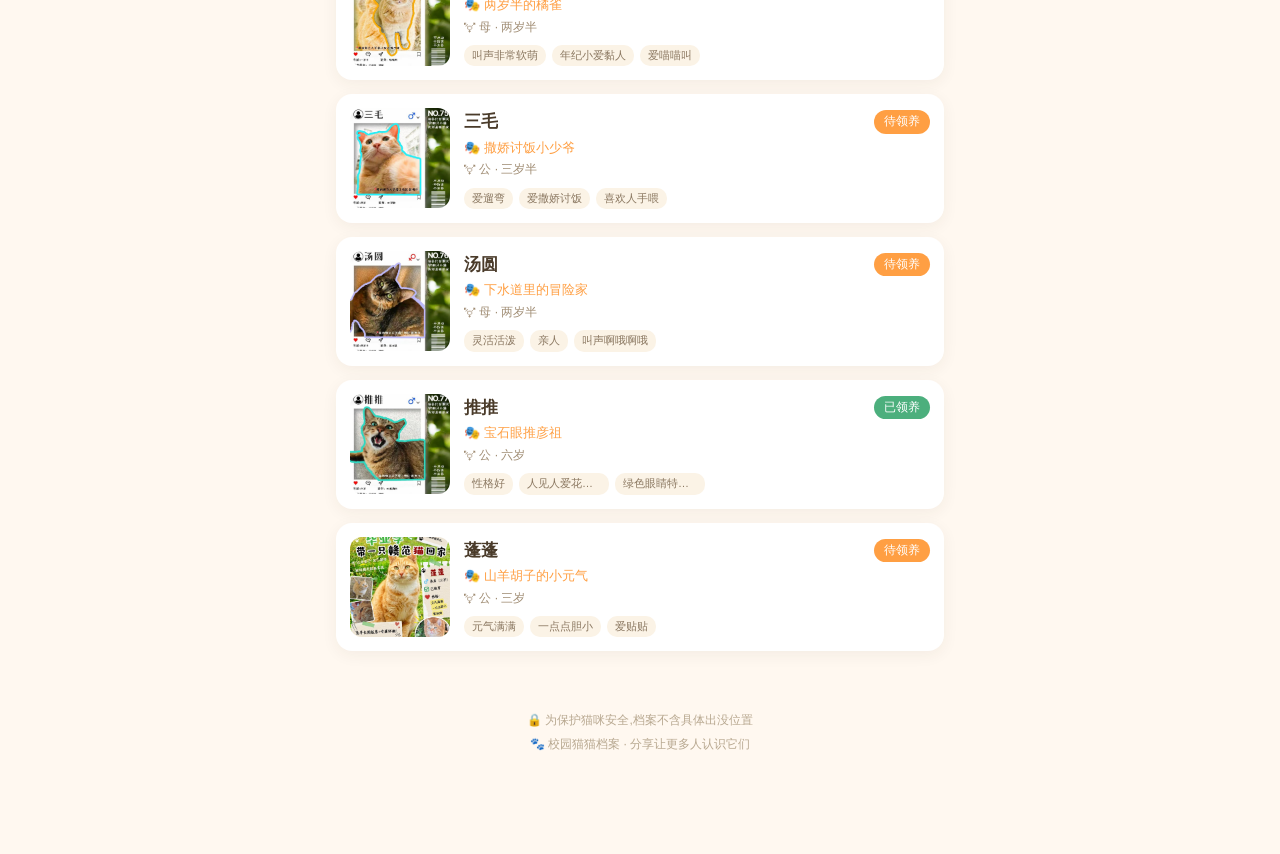
<file: campus-cat-web-complete.html>
<!DOCTYPE html>
<html lang="zh-CN">
<head>
    <meta charset="UTF-8">
    <meta name="viewport" content="width=device-width, initial-scale=1.0, viewport-fit=cover">
    <meta name="description" content="校园猫猫档案 - 全校猫咪的户口本,认识每一只校园猫咪">
    <title>🐾 校园猫猫档案</title>
    <style>/* styles.css —— 校园猫猫档案网页版样式(暖橙主题) */
* {
    margin: 0;
    padding: 0;
    box-sizing: border-box;
    -webkit-tap-highlight-color: transparent;
}

:root {
    --primary: #FF9F43;
    --bg: #FFF8F0;
    --text: #4A3B2A;
    --text-sub: #A08D74;
    --text-light: #B8A890;
    --card: #FFFFFF;
    --green: #4CAF7D;
    --gray: #9E9E9E;
    --blue: #8E9BC4;
    --danger: #D9534F;
}

html { font-size: 16px; }

body {
    font-family: -apple-system, BlinkMacSystemFont, "PingFang SC", "Hiragino Sans GB",
        "Microsoft YaHei", "Helvetica Neue", Arial, sans-serif;
    background: var(--bg);
    color: var(--text);
    line-height: 1.6;
    max-width: 640px;
    margin: 0 auto;
    min-height: 100vh;
    padding-bottom: 80px;
}

img { display: block; max-width: 100%; }

.header {
    padding: 28px 20px 16px;
    text-align: center;
    position: relative;
}
.header-title {
    font-size: 26px;
    font-weight: 800;
    color: var(--text);
}
.header-sub {
    margin-top: 6px;
    font-size: 14px;
    color: var(--text-light);
}

.admin-toggle {
    margin-top: 14px;
    padding: 8px 22px;
    border-radius: 20px;
    border: 1.5px solid var(--primary);
    background: #fff;
    color: var(--primary);
    font-size: 14px;
    cursor: pointer;
}
.admin-toggle.admin-active {
    background: var(--text);
    border-color: var(--text);
    color: #fff;
}
.admin-add-btn {
    margin-top: 10px;
    padding: 8px 22px;
    border-radius: 20px;
    border: 1.5px solid var(--green);
    background: #fff;
    color: var(--green);
    font-size: 14px;
    cursor: pointer;
    font-weight: 600;
}

.search-box { padding: 0 16px 14px; }
.search-input {
    width: 100%;
    padding: 12px 18px;
    font-size: 15px;
    border: none;
    border-radius: 24px;
    background: var(--card);
    box-shadow: 0 3px 12px rgba(74, 59, 42, 0.07);
    outline: none;
    color: var(--text);
}

.filters {
    display: flex;
    gap: 10px;
    padding: 0 16px 16px;
    flex-wrap: wrap;
}
.chip {
    padding: 7px 18px;
    border-radius: 20px;
    border: 1px solid #F0E4D2;
    background: var(--card);
    color: #8A7760;
    font-size: 14px;
    cursor: pointer;
}
.chip.active {
    background: var(--primary);
    border-color: var(--primary);
    color: #fff;
    font-weight: 600;
}

.list {
    padding: 0 16px;
    display: flex;
    flex-direction: column;
    gap: 14px;
}
.cat-card {
    display: flex;
    padding: 14px;
    background: var(--card);
    border-radius: 16px;
    box-shadow: 0 4px 16px rgba(74, 59, 42, 0.06);
    cursor: pointer;
    position: relative;
}
.cat-card:active { transform: scale(0.98); }
.cat-photo-wrap {
    width: 100px;
    height: 100px;
    flex-shrink: 0;
    border-radius: 12px;
    overflow: hidden;
    background: #F5EDDF;
}
.cat-photo {
    width: 100%;
    height: 100%;
    object-fit: cover;
}
.cat-photo.passed { filter: grayscale(100%); opacity: 0.75; }
.cat-info {
    flex: 1;
    min-width: 0;
    margin-left: 14px;
    display: flex;
    flex-direction: column;
}
.cat-name-row {
    display: flex;
    align-items: center;
    justify-content: space-between;
    gap: 8px;
}
.cat-name {
    font-size: 17px;
    font-weight: 700;
    overflow: hidden;
    text-overflow: ellipsis;
    white-space: nowrap;
}
.badge {
    flex-shrink: 0;
    font-size: 12px;
    color: #fff;
    padding: 2px 10px;
    border-radius: 12px;
}
.badge-adoptable { background: var(--primary); }
.badge-adopted { background: var(--green); }
.badge-passed { background: var(--gray); }
.badge-other { background: var(--blue); }
.cat-title {
    margin-top: 2px;
    font-size: 13px;
    color: var(--primary);
    overflow: hidden;
    text-overflow: ellipsis;
    white-space: nowrap;
}
.cat-meta {
    margin-top: 2px;
    font-size: 12px;
    color: var(--text-sub);
}
.cat-tags {
    margin-top: auto;
    padding-top: 8px;
    display: flex;
    flex-wrap: wrap;
    gap: 6px;
}
.cat-tag {
    font-size: 11px;
    color: #8A7760;
    background: #FBF3E6;
    padding: 2px 8px;
    border-radius: 10px;
    max-width: 90px;
    overflow: hidden;
    text-overflow: ellipsis;
    white-space: nowrap;
}
.card-edit {
    position: absolute;
    top: 10px;
    right: 10px;
    padding: 4px 12px;
    background: rgba(255, 159, 67, 0.95);
    color: #fff;
    border: none;
    border-radius: 12px;
    font-size: 12px;
    cursor: pointer;
}

.empty {
    padding: 60px 20px;
    text-align: center;
    color: var(--text-light);
}
.empty-icon { font-size: 50px; margin-bottom: 12px; }

.loading, .error-box {
    text-align: center;
    padding: 40px 20px;
    color: var(--text-light);
    font-size: 14px;
}
.error-box { color: var(--danger); }

.modal {
    position: fixed;
    inset: 0;
    background: rgba(0, 0, 0, 0.5);
    z-index: 100;
    display: flex;
    align-items: flex-end;
    justify-content: center;
}
.modal-narrow { align-items: center; }
.modal-content {
    position: relative;
    width: 100%;
    max-width: 640px;
    max-height: 90vh;
    overflow-y: auto;
    background: var(--bg);
    border-radius: 20px 20px 0 0;
    animation: slideUp 0.25s ease-out;
}
.modal-narrow .modal-content {
    max-width: 480px;
    border-radius: 20px;
    margin: 0 16px;
    max-height: none;
}
@keyframes slideUp {
    from { transform: translateY(40px); opacity: 0.6; }
    to { transform: translateY(0); opacity: 1; }
}
.modal-close {
    position: absolute;
    top: 14px;
    right: 14px;
    width: 34px;
    height: 34px;
    border-radius: 50%;
    background: rgba(0, 0, 0, 0.45);
    color: #fff;
    border: none;
    font-size: 18px;
    line-height: 32px;
    text-align: center;
    cursor: pointer;
    z-index: 5;
}

.detail-hero {
    position: relative;
    height: 320px;
    overflow: hidden;
    background: #F5EDDF;
}
.detail-photo {
    width: 100%;
    height: 100%;
    object-fit: cover;
}
.detail-photo.passed { filter: grayscale(100%); opacity: 0.7; }
.detail-photo.placeholder {
    width: 100%;
    height: 100%;
    display: flex;
    align-items: center;
    justify-content: center;
    font-size: 100px;
    background: linear-gradient(135deg, #FFE9CF 0%, #FFC98F 100%);
    color: rgba(255, 255, 255, 0.5);
}
.detail-mask {
    position: absolute;
    left: 0;
    right: 0;
    bottom: 0;
    height: 120px;
    background: linear-gradient(transparent, rgba(0, 0, 0, 0.55));
}
.detail-hero-info {
    position: absolute;
    left: 20px;
    right: 20px;
    bottom: 16px;
    color: #fff;
}
.detail-name-row {
    display: flex;
    align-items: center;
    gap: 10px;
}
.detail-name {
    font-size: 26px;
    font-weight: 800;
    text-shadow: 0 2px 8px rgba(0, 0, 0, 0.4);
}
.detail-title {
    margin-top: 4px;
    font-size: 15px;
    color: #FFE9CF;
    text-shadow: 0 2px 6px rgba(0, 0, 0, 0.4);
}
.detail-card {
    background: var(--card);
    border-radius: 16px;
    padding: 16px 18px;
    margin: 14px 16px 0;
    box-shadow: 0 4px 16px rgba(74, 59, 42, 0.05);
}
.detail-section-title {
    font-size: 15px;
    font-weight: 700;
    margin-bottom: 10px;
}
.detail-info-row {
    display: flex;
    padding: 7px 0;
    border-bottom: 1px dashed #F3E9D8;
    font-size: 14px;
}
.detail-info-row:last-child { border-bottom: none; }
.detail-label { width: 96px; color: var(--text-sub); flex-shrink: 0; }
.detail-value { flex: 1; }
.detail-value.neutered-yes { color: var(--green); font-weight: 600; }
.detail-value.neutered-no { color: #E5734F; font-weight: 600; }

.detail-tags {
    display: flex;
    flex-wrap: wrap;
    gap: 8px;
}
.detail-tag {
    background: #FFF1DC;
    color: #C97B2D;
    font-size: 13px;
    padding: 5px 14px;
    border-radius: 16px;
}

.story-item {
    display: flex;
    align-items: flex-start;
    margin-bottom: 8px;
    font-size: 14px;
}
.story-dot { margin-right: 8px; flex-shrink: 0; }

.detail-source {
    margin: 12px 16px 0;
    font-size: 12px;
    color: var(--text-light);
}
.memorial {
    margin: 14px 16px;
    padding: 14px;
    background: #F3F0EB;
    border-radius: 12px;
    text-align: center;
    color: #9A8F80;
    font-size: 13px;
}

.form-card {
    background: var(--card);
    border-radius: 16px;
    padding: 20px;
}
.form-title {
    font-size: 18px;
    font-weight: 700;
    margin-bottom: 14px;
}
.form-tip {
    font-size: 13px;
    color: var(--text-sub);
    margin-bottom: 16px;
}
.form-error {
    color: var(--danger);
    font-size: 13px;
    margin-top: 10px;
    padding: 10px;
    background: #FFF7F7;
    border-radius: 8px;
}
.form-row {
    display: flex;
    align-items: center;
    min-height: 50px;
    border-bottom: 1px dashed #F3E9D8;
}
.form-row:last-child { border-bottom: none; }
.form-row-switch { justify-content: space-between; }
.form-label {
    width: 96px;
    color: var(--text-sub);
    font-size: 14px;
    flex-shrink: 0;
}
.form-input, .form-select, .form-textarea {
    flex: 1;
    border: 1px solid transparent;
    border-radius: 8px;
    padding: 8px 10px;
    font-size: 14px;
    color: var(--text);
    background: transparent;
    font-family: inherit;
    outline: none;
    min-width: 0;
}
.form-input:focus, .form-select:focus, .form-textarea:focus {
    border-color: var(--primary);
    background: #FFFCF7;
}
.form-textarea {
    width: 100%;
    margin-top: 6px;
    min-height: 80px;
    resize: vertical;
    box-sizing: border-box;
}
.form-block {
    padding: 12px 0;
    border-bottom: 1px dashed #F3E9D8;
}
.form-block:last-child { border-bottom: none; }
.required { color: var(--danger); }
.form-hint { font-size: 12px; color: var(--text-light); }

.photo-grid {
    display: grid;
    grid-template-columns: repeat(3, 1fr);
    gap: 10px;
    margin-bottom: 12px;
}
.photo-grid-item {
    position: relative;
    aspect-ratio: 1/1;
    border-radius: 12px;
    overflow: hidden;
    background: #F5EDDF;
}
.photo-grid-img {
    width: 100%;
    height: 100%;
    object-fit: cover;
}
.photo-grid-del {
    position: absolute;
    top: 4px;
    right: 4px;
    width: 28px;
    height: 28px;
    border-radius: 50%;
    background: rgba(0, 0, 0, 0.55);
    color: #fff;
    border: none;
    font-size: 14px;
    line-height: 26px;
    text-align: center;
    cursor: pointer;
}
.photo-add-btn {
    aspect-ratio: 1/1;
    display: flex;
    flex-direction: column;
    align-items: center;
    justify-content: center;
    border: 2px dashed #E3D3B8;
    border-radius: 12px;
    background: #FFFCF7;
    color: var(--text-light);
    cursor: pointer;
    font-size: 13px;
}
.photo-add-btn span:first-child {
    font-size: 36px;
    line-height: 1;
}

.btn-row {
    display: flex;
    gap: 12px;
    margin-top: 18px;
    justify-content: flex-end;
}
.btn-primary {
    padding: 10px 24px;
    border: none;
    border-radius: 22px;
    background: var(--primary);
    color: #fff;
    font-size: 14px;
    font-weight: 600;
    cursor: pointer;
}
.btn-primary:disabled { opacity: 0.6; cursor: not-allowed; }
.btn-ghost {
    padding: 10px 20px;
    border-radius: 22px;
    border: 1.5px solid #E3D3B8;
    background: #fff;
    color: #8A7760;
    font-size: 14px;
    cursor: pointer;
}
.btn-danger {
    border-color: #F5C6C3;
    color: var(--danger);
    background: #FFF7F6;
}

.footer {
    margin-top: 40px;
    padding: 20px;
    text-align: center;
    color: var(--text-light);
    font-size: 12px;
}
.footer p + p { margin-top: 4px; }

.hidden { display: none !important; }</style>
</head>
<body>

    <header class="header">
        <h1 class="header-title">🐾 校园猫猫档案</h1>
        <p class="header-sub">全校猫咪的「户口本」,一起来认识它们吧</p>
        <button class="admin-toggle" id="adminToggle">🔑 管理模式</button>
        <button class="admin-add-btn hidden" id="adminAddBtn">➕ 新增猫咪</button>
    </header>

    <div class="search-box">
        <input id="searchInput" class="search-input" type="search" placeholder="🔍 搜一搜猫猫名字…" autocomplete="off">
    </div>

    <nav class="filters" id="filters">
        <button class="chip active" data-filter="全部">全部</button>
        <button class="chip" data-filter="待领养">待领养</button>
        <button class="chip" data-filter="已领养">已领养</button>
        <button class="chip" data-filter="已离世">已离世</button>
    </nav>

    <div class="loading" id="loadingBox">🐾 正在加载档案…</div>
    <div class="error-box hidden" id="errorBox">数据加载失败</div>

    <main class="list" id="catList"></main>

    <div class="empty hidden" id="emptyBox">
        <div class="empty-icon">🐱</div>
        <p>没有找到符合条件的猫猫</p>
    </div>

    <footer class="footer">
        <p>🔒 为保护猫咪安全,档案不含具体出没位置</p>
        <p>🐾 校园猫猫档案 · 分享让更多人认识它们</p>
    </footer>

    <!-- 详情弹层 -->
    <div class="modal hidden" id="detailModal">
        <div class="modal-content" id="modalContent"></div>
    </div>

    <!-- 密码弹层 -->
    <div class="modal modal-narrow hidden" id="passwordModal">
        <div class="modal-content">
            <button class="modal-close" id="passwordClose">✕</button>
            <div style="padding: 20px;">
                <div class="form-title">🔑 管理模式</div>
                <p class="form-tip">输入管理员密码后可新增、编辑、删除猫猫档案</p>
                <input id="passwordInput" class="form-input" type="password" placeholder="管理员密码" autocomplete="off" style="border:1px solid #E3D3B8;">
                <div class="form-error hidden" id="passwordError"></div>
                <div class="btn-row" style="margin-top: 16px;">
                    <button class="btn-ghost" id="passwordCancel">取消</button>
                    <button class="btn-primary" id="passwordConfirm">进入管理</button>
                </div>
                <div style="margin-top: 16px; padding-top: 16px; border-top: 1px dashed #F3E9D8; font-size: 12px; color: #B8A890; line-height: 1.6;">
                    ⚙️ 首次使用需在 <code>config.js</code> 中填入 GitHub Token。<br>
                    Token 权限:Contents (Read and Write)。
                </div>
            </div>
        </div>
    </div>

    <!-- 编辑弹层 -->
    <div class="modal hidden" id="editModal">
        <div class="modal-content" id="editContent"></div>
    </div>

    <script>// config.js —— 网页版配置
// ---------------------------------------------------------------
// ⚠️ 重要: 这个文件保存了管理员密码和 GitHub PAT
// 1. 修改密码: 修改 ADMIN_PASSWORD 字段
// 2. 填入 GitHub Token: 修改 GH_TOKEN 字段
// ---------------------------------------------------------------

// 管理员密码(网页端登录管理模式的密码)
const ADMIN_PASSWORD = 'gnnu9797';

// GitHub 仓库配置
const GH_OWNER = 'cet6-jh';           // 你的 GitHub 用户名
const GH_REPO = 'campus-cat-web';     // 仓库名
const GH_BRANCH = 'main';;            // 分支名
const GH_FILE_PATH = 'data.js';        // 数据文件路径(在仓库中的路径)
const GH_FILE_PATH_PHOTOS = 'photos';  // 图片文件夹路径
// 运行时优先从 localStorage.gh_token 读取(浏览器本地,不保存到 GitHub)
// 这样配置文件中就不会有 token,GitHub 自动拦截也不会误报
const GH_TOKEN = localStorage.getItem('gh_token') || '';   // ★ 在浏览器 Console 执行: localStorage.setItem('gh_token', '你的GitHub PAT')

// 导出(全局变量,方便 app.js 使用)
window.APP_CONFIG = {
    ADMIN_PASSWORD,
    GH_OWNER,
    GH_REPO,
    GH_BRANCH,
    GH_FILE_PATH,
    GH_FILE_PATH_PHOTOS,
    GH_TOKEN
};</script>
    <script>window.CATS_DATA = [
  {
    "id": "cat_90af3a",
    "name": "龙龙",
    "title": "待领养的橘座",
    "photo": "photos/龙龙.jpg",
    "breed": "全橘、头小身子大",
    "gender": "公",
    "age": "三岁",
    "traits": [
      "性子好",
      "很黏人",
      "叫声夹夹的",
      "胃口好不挑食",
      "摸烦了会打人"
    ],
    "adoption_status": "待领养",
    "health": "健康",
    "neutered": true,
    "stories": [
      "与朵朵是亲兄妹",
      "朵朵去年和领养人一起毕业了",
      "偶尔需要控制体重"
    ],
    "source": "小红书 @赣范喵喵",
    "created_at": "2026-08-12 17:08",
    "_newPhotos": [],
    "photos": [
      "photos/龙龙.jpg"
    ]
  },
  {
    "id": "cat_acb9a2",
    "name": "年年",
    "title": "黏人小甜心",
    "photo": "photos/年年.jpg",
    "breed": "全橘虎斑、白下巴、眼睛大",
    "gender": "母",
    "age": "未知",
    "traits": [
      "黏人精",
      "叫声好听",
      "会自照顾",
      "爱跟人后面要饭",
      "性格特别好"
    ],
    "adoption_status": "待领养",
    "health": "健康",
    "neutered": true,
    "stories": [
      "和花花是好姐妹",
      "和龙龙偶尔吵架",
      "现在跟贝果糯糯是好朋友",
      "很快就会找老师喂食",
      "毕业季希望被领养"
    ],
    "source": "小红书 @赣范喵喵",
    "created_at": "2026-08-12 17:16"
  },
  {
    "id": "cat_1a7d25",
    "name": "躲躲",
    "title": "树丛蹲蹲大师",
    "photo": "photos/躲躲.jpg",
    "breed": "灰棕狸花虎斑、圆睁冷脸",
    "gender": "公",
    "age": "2-3 岁",
    "traits": [
      "胆小",
      "爱躲",
      "平时很乖",
      "相处久了能贴贴",
      "脸冷心甜"
    ],
    "adoption_status": "待领养",
    "health": "健康",
    "neutered": true,
    "stories": [
      "阿豹的好朋友",
      "需要耐心投喂",
      "冷脸萌",
      "贴贴要靠相处"
    ],
    "source": "小红书 @赣范喵喵",
    "created_at": "2026-08-12 17:20"
  },
  {
    "id": "cat_31fe25",
    "name": "挖挖",
    "title": "老学长",
    "photo": "photos/挖挖.jpg",
    "breed": "全橘虎斑、圆脸、白胸脯",
    "gender": "未知",
    "age": "年纪挺大，多年校园猫",
    "traits": [
      "乖巧",
      "偶尔凶闹脾气",
      "讨人喜欢",
      "很多同学认识"
    ],
    "adoption_status": "已领养",
    "health": "体重9斤+、口炎复发已在控",
    "neutered": true,
    "stories": [
      "在学校生活了好多年",
      "口炎复发已在可控范围",
      "领养人是善良温柔的毕业生(考研结束接手)",
      "现在家中安逸养老",
      "不用担惊受怕到处躲藏"
    ],
    "source": "小红书 @赣范喵喵",
    "created_at": "2026-08-12 17:24"
  },
  {
    "id": "cat_ed811e",
    "name": "皮皮",
    "title": "图书馆馆长",
    "photo": "photos/皮皮.jpg",
    "breed": "虎斑、绿眼睛、表情呆萌",
    "gender": "未知",
    "age": "未知",
    "traits": [
      "见证过许多同学的勤奋刻苦",
      "许久未见",
      "傲娇"
    ],
    "adoption_status": "已领养",
    "health": "待观察",
    "neutered": true,
    "stories": [
      "赣师大图书馆馆长",
      "两个多月没见",
      "三月被领养人接回家",
      "领养人是今年的毕业生"
    ],
    "source": "小红书 @赣范喵喵",
    "created_at": "2026-08-12 17:33"
  },
  {
    "id": "cat_0e3028",
    "name": "呱呱",
    "title": "白白胖胖小冬瓜",
    "photo": "photos/呱呱.jpg",
    "breed": "白橘、嘴巴变香了",
    "gender": "未知",
    "age": "未知",
    "traits": [
      "嘴巴变香了",
      "长胖了",
      "白白胖胖",
      "记住领养人座位"
    ],
    "adoption_status": "已领养",
    "health": "待观察",
    "neutered": true,
    "stories": [
      "经常在图书馆与领养人相遇",
      "冬天附近有狗群",
      "考完试被领回家",
      "领养人是今年的毕业生",
      "坚持喂药治口炎"
    ],
    "source": "小红书 @赣范喵喵",
    "created_at": "2026-08-12 17:33"
  },
  {
    "id": "cat_152579",
    "name": "花花",
    "title": "三餐四季的小宝贝",
    "photo": "photos/花花.jpg",
    "breed": "白灰棕虎斑、眼神温柔",
    "gender": "未知",
    "age": "未知",
    "traits": [
      "过得很幸福",
      "不再淋雨",
      "与人一起三餐四季"
    ],
    "adoption_status": "已领养",
    "health": "待观察",
    "neutered": true,
    "stories": [
      "24年收养了一个人",
      "有遮风挡雨的小家",
      "领养人是今年的毕业生",
      "希望校猫朋友们都能找到家",
      "年年是好姐妹"
    ],
    "source": "小红书 @赣范喵喵",
    "created_at": "2026-08-12 17:33"
  },
  {
    "id": "cat_ecd080",
    "name": "白鼻",
    "title": "校园男神",
    "photo": "photos/白鼻.jpg",
    "breed": "橘色虎斑、鼻子上有白斑(名字由来)",
    "gender": "公",
    "age": "7岁以上",
    "traits": [
      "脾气乖",
      "人见人爱",
      "花见花开",
      "引得同学尖叫",
      "超萌"
    ],
    "adoption_status": "已领养",
    "health": "待观察",
    "neutered": true,
    "stories": [
      "和蓬蓬组CP叫蓬荜生辉",
      "白鼻胖蓬蓬瘦",
      "领养人大一就认识白鼻",
      "毕业季被软萌性格圈粉后领回家",
      "以前常和大橘吵架"
    ],
    "source": "小红书 @赣范喵喵",
    "created_at": "2026-08-12 17:37"
  },
  {
    "id": "cat_3bc030",
    "name": "话唠",
    "title": "百搭话唠专员",
    "photo": "photos/话唠.jpg",
    "breed": "虎斑、表情呆萌",
    "gender": "公",
    "age": "五岁",
    "traits": [
      "嘴碎",
      "爱叫",
      "叫声特萌",
      "非常热情",
      "黏人"
    ],
    "adoption_status": "已离世",
    "health": "已离世(被狗咬死)",
    "neutered": true,
    "stories": [
      "爱好喵喵叫",
      "它帮百猫安家计划NO.70",
      "首张领养名片展示",
      "🕊️ 已离世：被被雨咬死，愿它在喵星安息"
    ],
    "source": "小红书 @赣范喵喵",
    "created_at": "2026-08-12 17:40"
  },
  {
    "id": "cat_203ddb",
    "name": "麻薯",
    "title": "两岁半的橘雀",
    "photo": "photos/麻薯.jpg",
    "breed": "橘雀、花纹特别",
    "gender": "母",
    "age": "两岁半",
    "traits": [
      "叫声非常软萌",
      "年纪小爱黏人",
      "爱喵喵叫"
    ],
    "adoption_status": "待领养",
    "health": "已绝育，健康",
    "neutered": true,
    "stories": [
      "它帮百猫安家计划NO.71"
    ],
    "source": "小红书 @赣范喵喵",
    "created_at": "2026-08-12 17:44"
  },
  {
    "id": "cat_e8fd3f",
    "name": "三毛",
    "title": "撒娇讨饭小少爷",
    "photo": "photos/三毛.jpg",
    "breed": "橘猫、面对镜头爱摆pose",
    "gender": "公",
    "age": "三岁半",
    "traits": [
      "爱遛弯",
      "爱撒娇讨饭",
      "喜欢人手喂"
    ],
    "adoption_status": "待领养",
    "health": "已绝育，健康",
    "neutered": true,
    "stories": [
      "它帮百猫安家计划NO.75",
      "爱好吃湿粮"
    ],
    "source": "小红书 @赣范喵喵",
    "created_at": "2026-08-12 17:44"
  },
  {
    "id": "cat_68ddae",
    "name": "汤圆",
    "title": "下水道里的冒险家",
    "photo": "photos/汤圆.jpg",
    "breed": "狸花虎斑、绿眼",
    "gender": "母",
    "age": "两岁半",
    "traits": [
      "灵活活泼",
      "亲人",
      "叫声啊哦啊哦"
    ],
    "adoption_status": "待领养",
    "health": "已绝育，健康",
    "neutered": true,
    "stories": [
      "它帮百猫安家计划NO.76",
      "喜欢从下水道钻到楼上",
      "爱好抓老鼠"
    ],
    "source": "小红书 @赣范喵喵",
    "created_at": "2026-08-12 17:44"
  },
  {
    "id": "cat_6b1822",
    "name": "推推",
    "title": "宝石眼推彦祖",
    "photo": "photos/推推.jpg",
    "breed": "绿眼睛像宝石、虎斑",
    "gender": "公",
    "age": "六岁",
    "traits": [
      "性格好",
      "人见人爱花见花开",
      "绿色眼睛特别好看"
    ],
    "adoption_status": "已领养",
    "health": "已绝育，健康",
    "neutered": true,
    "stories": [
      "它帮百猫安家计划NO.77",
      "爱好吃鸡胸肉",
      "已被领养"
    ],
    "source": "小红书 @赣范喵喵",
    "created_at": "2026-08-12 17:44"
  },
  {
    "id": "cat_261b7b",
    "name": "蓬蓬",
    "title": "山羊胡子的小元气",
    "photo": "photos/蓬蓬.jpg",
    "breed": "橘虎斑、有标志性山羊胡子",
    "gender": "公",
    "age": "三岁",
    "traits": [
      "元气满满",
      "一点点胆小",
      "爱贴贴",
      "被鸡胸肉狠狠拿捏",
      "急寻长期饭票"
    ],
    "adoption_status": "待领养",
    "health": "已绝育，健康",
    "neutered": true,
    "stories": [
      "与白鼻组CP叫蓬荜生辉",
      "白鼻胖蓬蓬瘦",
      "急寻长期饭票加专属怀抱"
    ],
    "source": "小红书 @赣范喵喵",
    "created_at": "2026-08-12 17:53"
  }
];</script>
    <script>// app.js —— 校园猫猫档案(在线编辑版)
// 数据从 data.js 加载,通过 GitHub API 实现网页编辑

const CFG = window.APP_CONFIG;

// 优先从 localStorage 读取 GitHub Token(更安全,不暴露在 GitHub 上)
CFG.GH_TOKEN = localStorage.getItem('gh_token') || CFG.GH_TOKEN || '';
let cats = [];
let currentFilter = '全部';
let currentKeyword = '';
let isAdmin = false;

// ===== 状态徽章 =====
const BADGE_MAP = {
    '待领养': 'badge-adoptable',
    '已领养': 'badge-adopted',
    '已离世': 'badge-passed',
    '暂不领养': 'badge-other'
};

// ===== 加载数据 =====
function load() {
    try {
        cats = window.CATS_DATA || [];
        renderList(getFiltered());
    } catch (err) {
        document.getElementById('errorBox').classList.remove('hidden');
        document.getElementById('errorBox').textContent = '数据加载失败:' + err.message;
    } finally {
        document.getElementById('loadingBox').classList.add('hidden');
    }
}

// ===== 列表渲染 =====
function getFiltered() {
    const kw = currentKeyword.trim();
    return cats.filter(cat => {
        if (currentFilter !== '全部' && cat.adoption_status !== currentFilter) return false;
        if (kw) {
            const text = `${cat.name || ''}${cat.title || ''}${cat.breed || ''}${(cat.traits || []).join('')}${(cat.stories || []).join('')}${cat.source || ''}`;
            if (!text.includes(kw)) return false;
        }
        return true;
    });
}

function renderList(list) {
    const listEl = document.getElementById('catList');
    const emptyBox = document.getElementById('emptyBox');
    listEl.innerHTML = '';
    emptyBox.classList.toggle('hidden', list.length > 0);

    list.forEach(cat => {
        const card = document.createElement('div');
        card.className = 'cat-card';
        card.onclick = () => openDetail(cat);
        const photo = cat.photo || 'photos/placeholder.jpg';
        const isPassed = cat.adoption_status === '已离世';
        card.innerHTML = `
            <div class="cat-photo-wrap">
                <img class="cat-photo ${isPassed ? 'passed' : ''}"
                     src="${escapeHtml(photo)}" alt="${escapeHtml(cat.name || '')}"
                     onerror="this.style.visibility='hidden'">
            </div>
            <div class="cat-info">
                <div class="cat-name-row">
                    <span class="cat-name">${escapeHtml(cat.name || '')}</span>
                    <span class="badge ${BADGE_MAP[cat.adoption_status] || 'badge-other'}">${escapeHtml(cat.adoption_status || '')}</span>
                </div>
                <div class="cat-title">🎭 ${escapeHtml(cat.title || '')}</div>
                <div class="cat-meta">${formatMeta(cat)}</div>
                <div class="cat-tags">
                    ${(cat.traits || []).slice(0, 3).map(t => `<span class="cat-tag">${escapeHtml(t)}</span>`).join('')}
                </div>
            </div>
            ${isAdmin ? `<button class="card-edit" data-id="${escapeHtml(cat.id)}">编辑</button>` : ''}
        `;
        const editBtn = card.querySelector('.card-edit');
        if (editBtn) {
            editBtn.onclick = (e) => { e.stopPropagation(); openEdit(cat); };
        }
        listEl.appendChild(card);
    });
}

function formatMeta(cat) {
    const parts = [];
    if (cat.gender && cat.gender !== '未知') parts.push(`⚧ ${cat.gender}`);
    if (cat.age && cat.age !== '未知') parts.push(cat.age);
    return parts.join(' · ');
}

function refresh() {
    renderList(getFiltered());
}

// ===== HTML 转义 =====
function escapeHtml(s) {
    return String(s == null ? '' : s)
        .replace(/&/g, '&amp;').replace(/</g, '&lt;').replace(/>/g, '&gt;')
        .replace(/"/g, '&quot;').replace(/'/g, '&#39;');
}

// ===== 详情弹层 =====
function openDetail(cat) {
    const isPassed = cat.adoption_status === '已离世';
    const photo = cat.photo || 'photos/placeholder.jpg';
    const content = document.getElementById('modalContent');
    content.innerHTML = `
        <button class="modal-close" id="detailClose">✕</button>
        <div class="detail-hero">
            <img class="detail-photo ${isPassed ? 'passed' : ''}" src="${escapeHtml(photo)}" alt="${escapeHtml(cat.name || '')}" onerror="this.style.display='none'">
            <div class="detail-mask"></div>
            <div class="detail-hero-info">
                <div class="detail-name-row">
                    <span class="detail-name">${escapeHtml(cat.name || '')}</span>
                    <span class="badge ${BADGE_MAP[cat.adoption_status] || 'badge-other'}">${escapeHtml(cat.adoption_status || '')}</span>
                </div>
                <div class="detail-title">🎭 ${escapeHtml(cat.title || '')}</div>
            </div>
        </div>
        <div class="detail-card">
            <div class="detail-section-title">🧬 基本信息</div>
            ${infoRow('品种/特征', cat.breed || '未知')}
            ${infoRow('性别', cat.gender || '未知')}
            ${infoRow('年龄', cat.age || '未知')}
            ${infoRow('健康状态', cat.health || '待观察')}
            ${infoRow('绝育情况', cat.neutered ? '<span class="neutered-yes">✅ 已绝育</span>' : '<span class="neutered-no">⚠️ 未绝</span>')}
        </div>
        ${cat.traits && cat.traits.length ? `<div class="detail-card">
            <div class="detail-section-title">🧠 性格标签</div>
            <div class="detail-tags">${cat.traits.map(t => `<span class="detail-tag">${escapeHtml(t)}</span>`).join('')}</div>
        </div>` : ''}
        ${cat.stories && cat.stories.length ? `<div class="detail-card">
            <div class="detail-section-title">📜 专属事迹</div>
            ${cat.stories.map(s => `<div class="story-item"><span class="story-dot">🐾</span><span>${escapeHtml(s)}</span></div>`).join('')}
        </div>` : ''}
        ${cat.source ? `<div class="detail-source">📢 档案来源:${escapeHtml(cat.source)}</div>` : ''}
        ${isPassed ? '<div class="memorial">🕊️ 愿它在喵星安息,谢谢它曾陪伴我们的校园时光</div>' : ''}
    `;
    document.getElementById('detailModal').classList.remove('hidden');
    document.getElementById('detailClose').onclick = closeDetail;
    document.body.style.overflow = 'hidden';
}

function infoRow(label, content) {
    return `<div class="detail-info-row"><span class="detail-label">${label}</span><span class="detail-value">${content}</span></div>`;
}

function closeDetail() {
    document.getElementById('detailModal').classList.add('hidden');
    document.body.style.overflow = '';
}

// ===== 密码弹层 =====
function openPasswordModal() {
    document.getElementById('passwordInput').value = '';
    document.getElementById('passwordError').classList.add('hidden');
    document.getElementById('passwordModal').classList.remove('hidden');
    document.body.style.overflow = 'hidden';
    setTimeout(() => document.getElementById('passwordInput').focus(), 100);
}
function closePasswordModal() {
    document.getElementById('passwordModal').classList.add('hidden');
    document.body.style.overflow = '';
}

function submitPassword() {
    const input = document.getElementById('passwordInput').value.trim();
    if (!input) return;
    if (input !== CFG.ADMIN_PASSWORD) {
        const errEl = document.getElementById('passwordError');
        errEl.textContent = '密码错误';
        errEl.classList.remove('hidden');
        return;
    }
    if (!CFG.GH_TOKEN) {
        alert('密码正确!\n\n但当前没有 GitHub Token,无法保存修改到 GitHub。\n\n请在 config.js 中填写 GH_TOKEN,然后重新打开网页。');
    }
    isAdmin = true;
    closePasswordModal();
    document.getElementById('adminToggle').textContent = '🚪 退出管理';
    document.getElementById('adminToggle').classList.add('admin-active');
    document.getElementById('adminAddBtn').classList.remove('hidden');
    refresh();
}

function exitAdmin() {
    if (!confirm('退出管理模式?')) return;
    isAdmin = false;
    document.getElementById('adminToggle').textContent = '🔑 管理模式';
    document.getElementById('adminToggle').classList.remove('admin-active');
    document.getElementById('adminAddBtn').classList.add('hidden');
    refresh();
}

// ===== 编辑表单 =====
let editingCat = null;
let isCreatingNew = false;   // 标记是否为新增模式

/** 生成新的 cat ID(短随机) */
function generateCatId() {
    return 'cat_' + Date.now().toString(36) + Math.floor(Math.random() * 1000).toString(36);
}

function openEdit(cat) {
    isCreatingNew = !cat;
    editingCat = cat || {
        id: generateCatId(),
        name: '',
        title: '',
        photo: '',
        photos: [],
        breed: '',
        gender: '未知',
        age: '',
        adoption_status: '待领养',
        health: '',
        neutered: true,
        source: '',
        traits: [],
        stories: [],
        created_at: new Date().toISOString().slice(0, 16).replace('T', ' ')
    };
    openEditForm();   // 复用同一个表单渲染函数
}

/** 渲染编辑表单(支持编辑和新增) */
function openEditForm() {
    const photosArr = editingCat.photos || (editingCat.photo ? [editingCat.photo] : []);
    const content = document.getElementById('editContent');
    content.innerHTML = `
        <button class="modal-close" id="editClose">✕</button>
        <div style="padding: 20px;">
            <div class="form-title">${isCreatingNew ? '🐱 新增猫猫档案' : `✏️ 编辑「${escapeHtml(editingCat.name)}」`}</div>

            <div class="form-block">
                <label class="form-label">猫咪照片 <span class="form-hint">(可上传,会保存到 GitHub)</span></label>
                <div class="photo-grid" id="photoGrid">
                    ${photosArr.map((p, i) => `
                        <div class="photo-grid-item">
                            <img class="photo-grid-img" src="${escapeHtml(p)}" alt="图${i+1}">
                        </div>
                    `).join('')}
                    <div class="photo-add-btn" id="photoAddBtn">
                        <span>+</span><span>上传图片</span>
                        <input type="file" id="photoFile" accept="image/*" multiple style="display:none;">
                    </div>
                </div>
                <div class="form-hint">⚠️ 上传图片会保存到 GitHub 仓库 photos 目录</div>
            </div>

            <div class="form-row"><label class="form-label">名字 <span class="required">*</span></label><input class="form-input" id="f-name" value="${escapeHtml(editingCat.name || '')}"></div>
            <div class="form-row"><label class="form-label">江湖称号</label><input class="form-input" id="f-title" value="${escapeHtml(editingCat.title || '')}"></div>
            <div class="form-row"><label class="form-label">品种/特征</label><input class="form-input" id="f-breed" value="${escapeHtml(editingCat.breed || '')}"></div>
            <div class="form-row"><label class="form-label">性别</label>
                <select class="form-select" id="f-gender">
                    <option value="公" ${editingCat.gender === '公' ? 'selected' : ''}>公</option>
                    <option value="母" ${editingCat.gender === '母' ? 'selected' : ''}>母</option>
                    <option value="未知" ${!editingCat.gender || editingCat.gender === '未知' ? 'selected' : ''}>未知</option>
                </select>
            </div>
            <div class="form-row"><label class="form-label">年龄</label><input class="form-input" id="f-age" value="${escapeHtml(editingCat.age || '')}"></div>
            <div class="form-row"><label class="form-label">领养状态</label>
                <select class="form-select" id="f-status">
                    ${['待领养', '已领养', '暂不领养', '已离世'].map(s => `<option value="${s}" ${editingCat.adoption_status === s ? 'selected' : ''}>${s}</option>`).join('')}
                </select>
            </div>
            <div class="form-row"><label class="form-label">健康状态</label><input class="form-input" id="f-health" value="${escapeHtml(editingCat.health || '')}"></div>
            <div class="form-row form-row-switch"><label class="form-label">已绝育</label>
                <label style="display:flex; align-items:center; gap:6px; padding: 6px 0;">
                    <input type="checkbox" id="f-neutered" ${editingCat.neutered ? 'checked' : ''}> 是
                </label>
            </div>
            <div class="form-row"><label class="form-label">档案来源</label><input class="form-input" id="f-source" value="${escapeHtml(editingCat.source || '')}"></div>

            <div class="form-block">
                <label class="form-label">性格标签 <span class="form-hint">(每行一条)</span></label>
                <textarea class="form-textarea" id="f-traits" rows="4">${escapeHtml((editingCat.traits || []).join('\n'))}</textarea>
            </div>

            <div class="form-block">
                <label class="form-label">专属事迹 <span class="form-hint">(每行一条)</span></label>
                <textarea class="form-textarea" id="f-stories" rows="4">${escapeHtml((editingCat.stories || []).join('\n'))}</textarea>
            </div>

            <div class="form-error hidden" id="editError"></div>

            <div class="btn-row">
                ${!isCreatingNew ? '<button class="btn-ghost btn-danger" id="btnDelete">🗑 删除</button>' : ''}
                <button class="btn-ghost" id="btnCancel">取消</button>
                <button class="btn-primary" id="btnSave">💾 保存到 GitHub</button>
            </div>
        </div>
    `;

    document.getElementById('editClose').onclick = closeEdit;
    document.getElementById('btnCancel').onclick = closeEdit;
    const btnDel = document.getElementById('btnDelete');
    if (btnDel) btnDel.onclick = deleteCat;
    document.getElementById('btnSave').onclick = saveCat;
    document.getElementById('photoFile').onchange = onPhotoSelected;
    document.getElementById('editModal').classList.remove('hidden');
    document.body.style.overflow = 'hidden';

    editingCat._newPhotos = [];
}

/** 渲染编辑表单(支持编辑和新增) */

function onPhotoSelected(e) {
    const files = Array.from(e.target.files || []);
    if (!files.length) return;
    files.forEach(file => {
        if (!/^image\//.test(file.type)) return alert('只支持图片');
        if (file.size > 5 * 1024 * 1024) return alert('图片不能超过 5MB');
        const reader = new FileReader();
        reader.onload = () => {
            editingCat._newPhotos = editingCat._newPhotos || [];
            editingCat._newPhotos.push({
                name: file.name,
                contentType: file.type,
                base64: reader.result.split(',')[1]
            });
            // 立即渲染新图片到网格
            const grid = document.getElementById('photoGrid');
            const div = document.createElement('div');
            div.className = 'photo-grid-item';
            div.innerHTML = `<img class="photo-grid-img" src="${reader.result}" alt="新">`;
            grid.insertBefore(div, document.getElementById('photoAddBtn'));
        };
        reader.readAsDataURL(file);
    });
    e.target.value = '';
}

function closeEdit() {
    document.getElementById('editModal').classList.add('hidden');
    document.body.style.overflow = '';
    editingCat = null;
    isCreatingNew = false;
}

// ===== GitHub API 保存 =====
async function getGithubFile() {
    const r = await fetch(
        `https://api.github.com/repos/${CFG.GH_OWNER}/${CFG.GH_REPO}/contents/${CFG.GH_FILE_PATH}?ref=${CFG.GH_BRANCH}`,
        { headers: { Authorization: `Bearer ${CFG.GH_TOKEN}`, Accept: 'application/vnd.github.v3+json' } }
    );
    if (!r.ok) throw new Error(`获取文件失败:${r.status}`);
    return r.json();
}

/** 解码 GitHub base64 文本(支持中文) */
function decodeBase64(b64) {
    // 去掉换行符,补齐 padding
    b64 = b64.replace(/\n/g, '');
    const binStr = atob(b64);
    // 用 TextDecoder 正确解码为 UTF-8(中文不会乱码)
    const bytes = new Uint8Array(binStr.length);
    for (let i = 0; i < binStr.length; i++) bytes[i] = binStr.charCodeAt(i);
    return new TextDecoder('utf-8').decode(bytes);
}

/** 编码 UTF-8 文本为 GitHub base64 */
function encodeBase64(text) {
    const bytes = new TextEncoder().encode(text);
    let binStr = '';
    for (let i = 0; i < bytes.length; i++) binStr += String.fromCharCode(bytes[i]);
    return btoa(binStr);
}

async function updateGithubFile(contentBase64, message, sha, retries = 3) {
    for (let attempt = 1; attempt <= retries; attempt++) {
        const body = {
            message,
            content: contentBase64,
            branch: CFG.GH_BRANCH,
            sha
        };
        const r = await fetch(
            `https://api.github.com/repos/${CFG.GH_OWNER}/${CFG.GH_REPO}/contents/${CFG.GH_FILE_PATH}`,
            {
                method: 'PUT',
                headers: {
                    Authorization: `Bearer ${CFG.GH_TOKEN}`,
                    'Content-Type': 'application/json',
                    Accept: 'application/vnd.github.v3+json'
                },
                body: JSON.stringify(body)
            }
        );
        if (r.ok) return r.json();

        // 409 冲突:取响应中的最新 sha 重试
        const err = await r.json().catch(() => ({}));
        if (r.status === 409 && err && err.document && err.document.sha) {
            console.warn(`SHA 冲突,自动用最新 sha 重试(${attempt}/${retries})`);
            sha = err.document.sha;
            continue;
        }
        throw new Error(`保存失败:${r.status} ${err.message || ''}`);
    }
    throw new Error('保存失败:多次 SHA 冲突');
}

async function uploadPhotoToGithub(fileName, base64, message, shaMap = {}) {
    const r = await fetch(
        `https://api.github.com/repos/${CFG.GH_OWNER}/${CFG.GH_REPO}/contents/${CFG.GH_FILE_PATH_PHOTOS}/${encodeURIComponent(fileName)}`,
        {
            method: 'PUT',
            headers: {
                Authorization: `Bearer ${CFG.GH_TOKEN}`,
                'Content-Type': 'application/json',
                Accept: 'application/vnd.github.v3+json'
            },
            body: JSON.stringify({
                message,
                content: base64,
                branch: CFG.GH_BRANCH,
                ...(shaMap[fileName] ? { sha: shaMap[fileName] } : {})
            })
        }
    );
    if (!r.ok) {
        const err = await r.json().catch(() => ({}));
        throw new Error(`上传图片 ${fileName} 失败:${r.status} ${err.message || ''}`);
    }
    return r.json();
}

async function deleteGithubFile(filePath, message, sha) {
    const r = await fetch(
        `https://api.github.com/repos/${CFG.GH_OWNER}/${CFG.GH_REPO}/contents/${filePath}`,
        {
            method: 'DELETE',
            headers: {
                Authorization: `Bearer ${CFG.GH_TOKEN}`,
                'Content-Type': 'application/json',
                Accept: 'application/vnd.github.v3+json'
            },
            body: JSON.stringify({ message, sha, branch: CFG.GH_BRANCH })
        }
    );
    if (!r.ok && r.status !== 404) {
        const err = await r.json().catch(() => ({}));
        throw new Error(`删除文件失败:${r.status} ${err.message || ''}`);
    }
}

async function saveCat() {
    if (!CFG.GH_TOKEN) return alert('请先在 config.js 中填入 GitHub Token');

    const name = document.getElementById('f-name').value.trim();
    if (!name) return alert('请填写名字');
    const errEl = document.getElementById('editError');
    errEl.classList.add('hidden');
    errEl.textContent = '';

    // 收集新照片
    const newPhotos = editingCat._newPhotos || [];

    try {
        // 1. 上传新照片到 photos 目录
        const uploadedPhotos = (editingCat.photos || (editingCat.photo ? [editingCat.photo] : []))
            .slice();
        for (const photo of newPhotos) {
            errEl.textContent = `上传图片: ${photo.name}...`;
            errEl.classList.remove('hidden');
            const upRes = await uploadPhotoToGithub(
                `${Date.now()}-${Math.floor(Math.random() * 10000)}-${photo.name.replace(/[^\w.\u4e00-\u9fa5-]/g, '_')}`,
                photo.base64,
                `上传 ${name} 的照片`
            );
            uploadedPhotos.push(`photos/${upRes.content.name.split('/').pop()}`);
        }

        // 2. 更新档案数据(再次获取最新 sha,避免上传照片导致 sha 变化)
        errEl.textContent = isCreatingNew ? '新建档案...' : '更新档案...';
        errEl.classList.remove('hidden');
        const fileInfo = await getGithubFile();
        const decoded = decodeBase64(fileInfo.content);
        // 去掉顶部 JS 注释行(以 // 开头的整行)
        const cleaned = decoded.split('\n')
            .filter(line => !line.trim().startsWith('//'))
            .join('\n');
        const newData = cleaned.replace(/window\.CATS_DATA\s*=\s*/, '').replace(/;\s*$/, '').trim();
        let catsArr = JSON.parse(newData);
        const idx = catsArr.findIndex(c => c.id === editingCat.id);
        if (!isCreatingNew && idx < 0) throw new Error('找不到原档案');

        const newCatData = {
            ...editingCat,
            name,
            title: document.getElementById('f-title').value.trim(),
            breed: document.getElementById('f-breed').value.trim(),
            gender: document.getElementById('f-gender').value,
            age: document.getElementById('f-age').value.trim(),
            adoption_status: document.getElementById('f-status').value,
            health: document.getElementById('f-health').value.trim(),
            neutered: document.getElementById('f-neutered').checked,
            source: document.getElementById('f-source').value.trim(),
            traits: document.getElementById('f-traits').value.split('\n').map(s => s.trim()).filter(Boolean),
            stories: document.getElementById('f-stories').value.split('\n').map(s => s.trim()).filter(Boolean),
            photo: uploadedPhotos[0] || '',
            photos: uploadedPhotos
        };

        if (isCreatingNew) {
            // 新增:追加到数组
            catsArr.push(newCatData);
        } else {
            // 编辑:替换原档案
            catsArr[idx] = newCatData;
        }

        const newJson = 'window.CATS_DATA = ' + JSON.stringify(catsArr, null, 2) + ';';
        const encoded = encodeBase64(newJson);
        await updateGithubFile(encoded, isCreatingNew ? `新增 ${name} 的档案` : `更新 ${name} 的档案`, fileInfo.sha);

        alert(`✅ ${name} 已${isCreatingNew ? '新增' : '保存'}!\n\n1~2 分钟后 GitHub Pages 重建完成,刷新页面即可看到。`);
        closeEdit();
        // 更新本地数据
        cats = catsArr;
        window.CATS_DATA = catsArr;
        refresh();
    } catch (err) {
        errEl.textContent = err.message || '保存失败';
        errEl.classList.remove('hidden');
    }
}

async function deleteCat() {
    if (!confirm(`确定删除「${editingCat.name}」的档案?`)) return;
    if (!CFG.GH_TOKEN) return alert('请先在浏览器 Console 跑: localStorage.setItem("gh_token", "你的GitHub PAT")');

    try {
        const fileInfo = await getGithubFile();
        const decoded = decodeBase64(fileInfo.content);
        const cleaned = decoded.split('\n')
            .filter(line => !line.trim().startsWith('//'))
            .join('\n');
        let catsArr = JSON.parse(cleaned.replace(/window\.CATS_DATA\s*=\s*/, '').replace(/;\s*$/, '').trim());
        catsArr = catsArr.filter(c => c.id !== editingCat.id);

        const newJson = 'window.CATS_DATA = ' + JSON.stringify(catsArr, null, 2) + ';';
        const encoded = encodeBase64(newJson);
        await updateGithubFile(encoded, `删除 ${editingCat.name} 的档案`, fileInfo.sha);

        alert(`✅ ${editingCat.name} 已删除!`);
        closeEdit();
        cats = catsArr;
        window.CATS_DATA = catsArr;
        refresh();
    } catch (err) {
        alert('删除失败:' + (err.message || '未知错误'));
    }
}

// ===== 事件绑定 =====
document.getElementById('adminToggle').addEventListener('click', () => {
    if (isAdmin) exitAdmin();
    else openPasswordModal();
});

document.getElementById('adminAddBtn').addEventListener('click', () => {
    if (isAdmin) openEdit(null);   // null = 新增模式
});

document.getElementById('passwordConfirm').addEventListener('click', submitPassword);
document.getElementById('passwordCancel').addEventListener('click', closePasswordModal);
document.getElementById('passwordClose').addEventListener('click', closePasswordModal);
document.getElementById('passwordInput').addEventListener('keydown', (e) => {
    if (e.key === 'Enter') submitPassword();
});
document.getElementById('detailModal').addEventListener('click', (e) => {
    if (e.target.id === 'detailModal') closeDetail();
});
document.getElementById('passwordModal').addEventListener('click', (e) => {
    if (e.target.id === 'passwordModal') closePasswordModal();
});
document.getElementById('editModal').addEventListener('click', (e) => {
    if (e.target.id === 'editModal') closeEdit();
});

document.getElementById('filters').addEventListener('click', (e) => {
    const chip = e.target.closest('.chip');
    if (!chip) return;
    currentFilter = chip.dataset.filter;
    document.querySelectorAll('.chip').forEach(c => c.classList.remove('active'));
    chip.classList.add('active');
    refresh();
});

let searchTimer = null;
document.getElementById('searchInput').addEventListener('input', (e) => {
    clearTimeout(searchTimer);
    searchTimer = setTimeout(() => {
        currentKeyword = e.target.value;
        refresh();
    }, 200);
});

// ===== 启动 =====
load();</script>
</body>
</html>
</file>
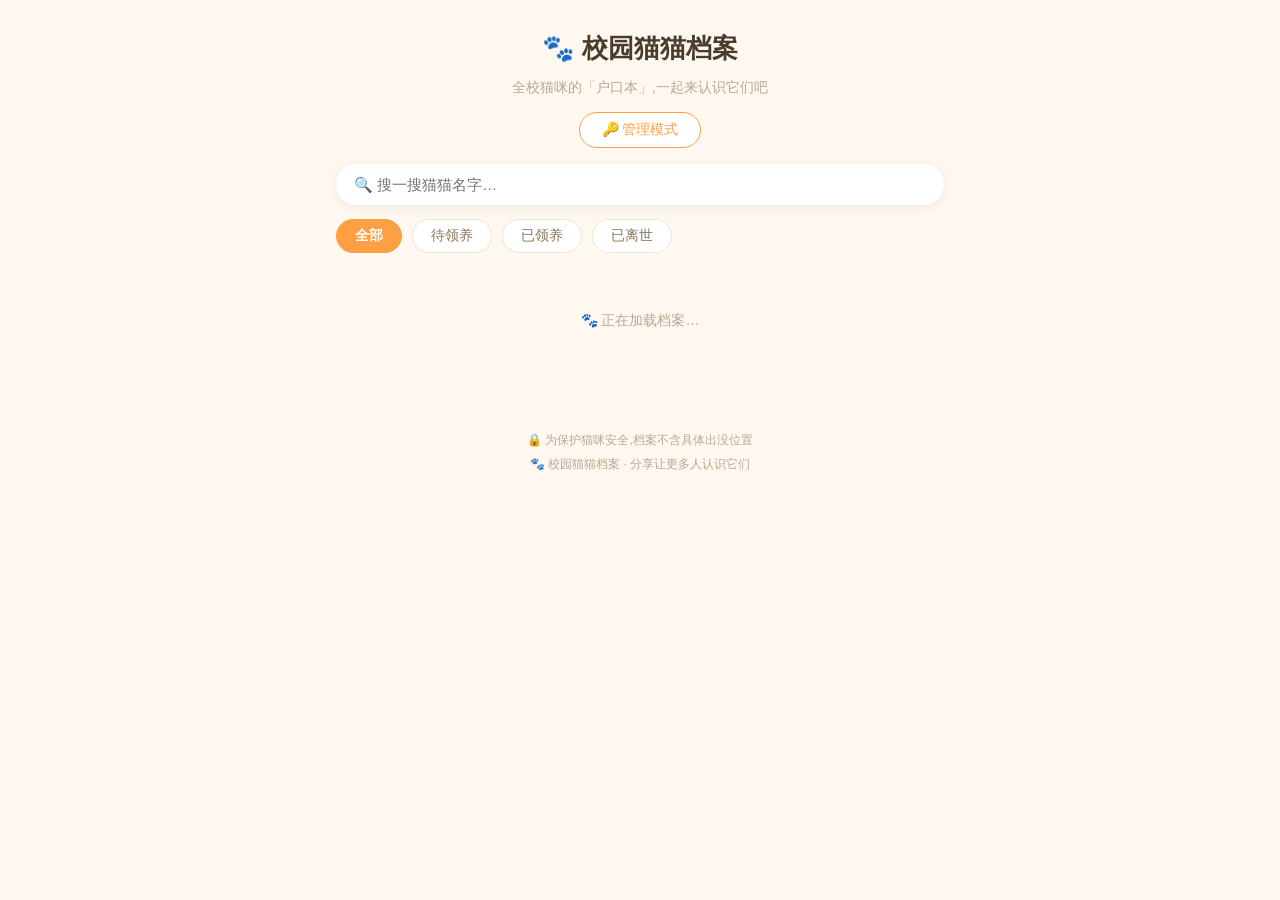
<file: 校园猫猫档案-本地完整版.html>
<!DOCTYPE html>
<html lang="zh-CN">
<head>
    <meta charset="UTF-8">
    <meta name="viewport" content="width=device-width, initial-scale=1.0, viewport-fit=cover">
    <meta name="description" content="校园猫猫档案 - 全校猫咪的户口本,认识每一只校园猫咪">
    <title>🐾 校园猫猫档案</title>
    <style>/* styles.css —— 校园猫猫档案网页版样式(暖橙主题) */
* {
    margin: 0;
    padding: 0;
    box-sizing: border-box;
    -webkit-tap-highlight-color: transparent;
}

:root {
    --primary: #FF9F43;
    --bg: #FFF8F0;
    --text: #4A3B2A;
    --text-sub: #A08D74;
    --text-light: #B8A890;
    --card: #FFFFFF;
    --green: #4CAF7D;
    --gray: #9E9E9E;
    --blue: #8E9BC4;
    --danger: #D9534F;
}

html { font-size: 16px; }

body {
    font-family: -apple-system, BlinkMacSystemFont, "PingFang SC", "Hiragino Sans GB",
        "Microsoft YaHei", "Helvetica Neue", Arial, sans-serif;
    background: var(--bg);
    color: var(--text);
    line-height: 1.6;
    max-width: 640px;
    margin: 0 auto;
    min-height: 100vh;
    padding-bottom: 80px;
}

img { display: block; max-width: 100%; }

.header {
    padding: 28px 20px 16px;
    text-align: center;
    position: relative;
}
.header-title {
    font-size: 26px;
    font-weight: 800;
    color: var(--text);
}
.header-sub {
    margin-top: 6px;
    font-size: 14px;
    color: var(--text-light);
}

.admin-toggle {
    margin-top: 14px;
    padding: 8px 22px;
    border-radius: 20px;
    border: 1.5px solid var(--primary);
    background: #fff;
    color: var(--primary);
    font-size: 14px;
    cursor: pointer;
}
.admin-toggle.admin-active {
    background: var(--text);
    border-color: var(--text);
    color: #fff;
}
.admin-add-btn {
    margin-top: 10px;
    padding: 8px 22px;
    border-radius: 20px;
    border: 1.5px solid var(--green);
    background: #fff;
    color: var(--green);
    font-size: 14px;
    cursor: pointer;
    font-weight: 600;
}
.admin-token-btn {
    margin-top: 8px;
    padding: 6px 16px;
    border-radius: 20px;
    border: 1.5px solid #8E9BC4;
    background: #fff;
    color: #8E9BC4;
    font-size: 13px;
    cursor: pointer;
}

.search-box { padding: 0 16px 14px; }
.search-input {
    width: 100%;
    padding: 12px 18px;
    font-size: 15px;
    border: none;
    border-radius: 24px;
    background: var(--card);
    box-shadow: 0 3px 12px rgba(74, 59, 42, 0.07);
    outline: none;
    color: var(--text);
}

.filters {
    display: flex;
    gap: 10px;
    padding: 0 16px 16px;
    flex-wrap: wrap;
}
.chip {
    padding: 7px 18px;
    border-radius: 20px;
    border: 1px solid #F0E4D2;
    background: var(--card);
    color: #8A7760;
    font-size: 14px;
    cursor: pointer;
}
.chip.active {
    background: var(--primary);
    border-color: var(--primary);
    color: #fff;
    font-weight: 600;
}

.list {
    padding: 0 16px;
    display: flex;
    flex-direction: column;
    gap: 14px;
}
.cat-card {
    display: flex;
    padding: 14px;
    background: var(--card);
    border-radius: 16px;
    box-shadow: 0 4px 16px rgba(74, 59, 42, 0.06);
    cursor: pointer;
    position: relative;
}
.cat-card:active { transform: scale(0.98); }
.cat-photo-wrap {
    width: 100px;
    height: 100px;
    flex-shrink: 0;
    border-radius: 12px;
    overflow: hidden;
    background: #F5EDDF;
}
.cat-photo {
    width: 100%;
    height: 100%;
    object-fit: cover;
}
.cat-photo.passed { filter: grayscale(100%); opacity: 0.75; }
.cat-info {
    flex: 1;
    min-width: 0;
    margin-left: 14px;
    display: flex;
    flex-direction: column;
}
.cat-name-row {
    display: flex;
    align-items: center;
    justify-content: space-between;
    gap: 8px;
}
.cat-name {
    font-size: 17px;
    font-weight: 700;
    overflow: hidden;
    text-overflow: ellipsis;
    white-space: nowrap;
}
.badge {
    flex-shrink: 0;
    font-size: 12px;
    color: #fff;
    padding: 2px 10px;
    border-radius: 12px;
}
.badge-adoptable { background: var(--primary); }
.badge-adopted { background: var(--green); }
.badge-passed { background: var(--gray); }
.badge-other { background: var(--blue); }
.cat-title {
    margin-top: 2px;
    font-size: 13px;
    color: var(--primary);
    overflow: hidden;
    text-overflow: ellipsis;
    white-space: nowrap;
}
.cat-meta {
    margin-top: 2px;
    font-size: 12px;
    color: var(--text-sub);
}
.cat-tags {
    margin-top: auto;
    padding-top: 8px;
    display: flex;
    flex-wrap: wrap;
    gap: 6px;
}
.cat-tag {
    font-size: 11px;
    color: #8A7760;
    background: #FBF3E6;
    padding: 2px 8px;
    border-radius: 10px;
    max-width: 90px;
    overflow: hidden;
    text-overflow: ellipsis;
    white-space: nowrap;
}
.card-edit {
    position: absolute;
    top: 10px;
    right: 10px;
    padding: 4px 12px;
    background: #4A6FA5;          /* 深蓝色,跟所有徽章颜色都不同 */
    color: #fff;
    border: 2px solid #fff;        /* 白色边框,从照片上更醒目 */
    border-radius: 12px;
    font-size: 12px;
    font-weight: 600;
    box-shadow: 0 2px 6px rgba(0, 0, 0, 0.15);
    cursor: pointer;
    z-index: 5;                    /* 永远在徽章上面 */
}

.empty {
    padding: 60px 20px;
    text-align: center;
    color: var(--text-light);
}
.empty-icon { font-size: 50px; margin-bottom: 12px; }

.loading, .error-box {
    text-align: center;
    padding: 40px 20px;
    color: var(--text-light);
    font-size: 14px;
}
.error-box { color: var(--danger); }

.modal {
    position: fixed;
    inset: 0;
    background: rgba(0, 0, 0, 0.5);
    z-index: 100;
    display: flex;
    align-items: flex-end;
    justify-content: center;
}
.modal-narrow { align-items: center; }
.modal-content {
    position: relative;
    width: 100%;
    max-width: 640px;
    max-height: 90vh;
    overflow-y: auto;
    background: var(--bg);
    border-radius: 20px 20px 0 0;
    animation: slideUp 0.25s ease-out;
}
.modal-narrow .modal-content {
    max-width: 480px;
    border-radius: 20px;
    margin: 0 16px;
    max-height: none;
}
@keyframes slideUp {
    from { transform: translateY(40px); opacity: 0.6; }
    to { transform: translateY(0); opacity: 1; }
}
.modal-close {
    position: absolute;
    top: 14px;
    right: 14px;
    width: 34px;
    height: 34px;
    border-radius: 50%;
    background: rgba(0, 0, 0, 0.45);
    color: #fff;
    border: none;
    font-size: 18px;
    line-height: 32px;
    text-align: center;
    cursor: pointer;
    z-index: 5;
}

.detail-hero {
    position: relative;
    height: 320px;
    overflow: hidden;
    background: #F5EDDF;
}
.detail-photo {
    width: 100%;
    height: 100%;
    object-fit: cover;
}
.detail-photo.passed { filter: grayscale(100%); opacity: 0.7; }
.detail-photo.placeholder {
    width: 100%;
    height: 100%;
    display: flex;
    align-items: center;
    justify-content: center;
    font-size: 100px;
    background: linear-gradient(135deg, #FFE9CF 0%, #FFC98F 100%);
    color: rgba(255, 255, 255, 0.5);
}
.detail-mask {
    position: absolute;
    left: 0;
    right: 0;
    bottom: 0;
    height: 120px;
    background: linear-gradient(transparent, rgba(0, 0, 0, 0.55));
}
.detail-hero-info {
    position: absolute;
    left: 20px;
    right: 20px;
    bottom: 16px;
    color: #fff;
}
.detail-name-row {
    display: flex;
    align-items: center;
    gap: 10px;
}
.detail-name {
    font-size: 26px;
    font-weight: 800;
    text-shadow: 0 2px 8px rgba(0, 0, 0, 0.4);
}
.detail-title {
    margin-top: 4px;
    font-size: 15px;
    color: #FFE9CF;
    text-shadow: 0 2px 6px rgba(0, 0, 0, 0.4);
}
.detail-card {
    background: var(--card);
    border-radius: 16px;
    padding: 16px 18px;
    margin: 14px 16px 0;
    box-shadow: 0 4px 16px rgba(74, 59, 42, 0.05);
}
.detail-section-title {
    font-size: 15px;
    font-weight: 700;
    margin-bottom: 10px;
}
.detail-info-row {
    display: flex;
    padding: 7px 0;
    border-bottom: 1px dashed #F3E9D8;
    font-size: 14px;
}
.detail-info-row:last-child { border-bottom: none; }
.detail-label { width: 96px; color: var(--text-sub); flex-shrink: 0; }
.detail-value { flex: 1; }
.detail-value.neutered-yes { color: var(--green); font-weight: 600; }
.detail-value.neutered-no { color: #E5734F; font-weight: 600; }

.detail-tags {
    display: flex;
    flex-wrap: wrap;
    gap: 8px;
}
.detail-tag {
    background: #FFF1DC;
    color: #C97B2D;
    font-size: 13px;
    padding: 5px 14px;
    border-radius: 16px;
}

.story-item {
    display: flex;
    align-items: flex-start;
    margin-bottom: 8px;
    font-size: 14px;
}
.story-dot { margin-right: 8px; flex-shrink: 0; }

.detail-source {
    margin: 12px 16px 0;
    font-size: 12px;
    color: var(--text-light);
}
.memorial {
    margin: 14px 16px;
    padding: 14px;
    background: #F3F0EB;
    border-radius: 12px;
    text-align: center;
    color: #9A8F80;
    font-size: 13px;
}

.form-card {
    background: var(--card);
    border-radius: 16px;
    padding: 20px;
}
.form-title {
    font-size: 18px;
    font-weight: 700;
    margin-bottom: 14px;
}
.form-tip {
    font-size: 13px;
    color: var(--text-sub);
    margin-bottom: 16px;
}
.form-error {
    color: var(--danger);
    font-size: 13px;
    margin-top: 10px;
    padding: 10px;
    background: #FFF7F7;
    border-radius: 8px;
}
.form-row {
    display: flex;
    align-items: center;
    min-height: 50px;
    border-bottom: 1px dashed #F3E9D8;
}
.form-row:last-child { border-bottom: none; }
.form-row-switch { justify-content: space-between; }
.form-label {
    width: 96px;
    color: var(--text-sub);
    font-size: 14px;
    flex-shrink: 0;
}
.form-input, .form-select, .form-textarea {
    flex: 1;
    border: 1px solid transparent;
    border-radius: 8px;
    padding: 8px 10px;
    font-size: 14px;
    color: var(--text);
    background: transparent;
    font-family: inherit;
    outline: none;
    min-width: 0;
}
.form-input:focus, .form-select:focus, .form-textarea:focus {
    border-color: var(--primary);
    background: #FFFCF7;
}
.form-textarea {
    width: 100%;
    margin-top: 6px;
    min-height: 80px;
    resize: vertical;
    box-sizing: border-box;
}
.form-block {
    padding: 12px 0;
    border-bottom: 1px dashed #F3E9D8;
}
.form-block:last-child { border-bottom: none; }
.required { color: var(--danger); }
.form-hint { font-size: 12px; color: var(--text-light); }

.photo-grid {
    display: grid;
    grid-template-columns: repeat(3, 1fr);
    gap: 10px;
    margin-bottom: 12px;
}
.photo-grid-item {
    position: relative;
    aspect-ratio: 1/1;
    border-radius: 12px;
    overflow: hidden;
    background: #F5EDDF;
}
.photo-grid-img {
    width: 100%;
    height: 100%;
    object-fit: cover;
}
.photo-grid-del {
    position: absolute;
    top: 4px;
    right: 4px;
    width: 28px;
    height: 28px;
    border-radius: 50%;
    background: rgba(0, 0, 0, 0.55);
    color: #fff;
    border: none;
    font-size: 14px;
    line-height: 26px;
    text-align: center;
    cursor: pointer;
}
.photo-add-btn {
    aspect-ratio: 1/1;
    display: flex;
    flex-direction: column;
    align-items: center;
    justify-content: center;
    border: 2px dashed #E3D3B8;
    border-radius: 12px;
    background: #FFFCF7;
    color: var(--text-light);
    cursor: pointer;
    font-size: 13px;
}
.photo-add-btn span:first-child {
    font-size: 36px;
    line-height: 1;
}

.btn-row {
    display: flex;
    gap: 12px;
    margin-top: 18px;
    justify-content: flex-end;
}
.btn-primary {
    padding: 10px 24px;
    border: none;
    border-radius: 22px;
    background: var(--primary);
    color: #fff;
    font-size: 14px;
    font-weight: 600;
    cursor: pointer;
}
.btn-primary:disabled { opacity: 0.6; cursor: not-allowed; }
.btn-ghost {
    padding: 10px 20px;
    border-radius: 22px;
    border: 1.5px solid #E3D3B8;
    background: #fff;
    color: #8A7760;
    font-size: 14px;
    cursor: pointer;
}
.btn-danger {
    border-color: #F5C6C3;
    color: var(--danger);
    background: #FFF7F6;
}

.footer {
    margin-top: 40px;
    padding: 20px;
    text-align: center;
    color: var(--text-light);
    font-size: 12px;
}
.footer p + p { margin-top: 4px; }

.hidden { display: none !important; }</style>
</head>
<body>

    <header class="header">
        <h1 class="header-title">🐾 校园猫猫档案</h1>
        <p class="header-sub">全校猫咪的「户口本」,一起来认识它们吧</p>
        <button class="admin-toggle" id="adminToggle">🔑 管理模式</button>
        <button class="admin-add-btn hidden" id="adminAddBtn">➕ 新增猫咪</button>
        <button class="admin-token-btn hidden" id="adminTokenBtn">⚙️ 设置 GitHub Token</button>
    </header>

    <!-- 设置 Token 弹层 -->
    <div class="modal modal-narrow hidden" id="tokenModal">
        <div class="modal-mask" id="tokenMask"></div>
        <div class="modal-content" style="padding: 20px;">
            <div class="form-title">⚙️ 设置 GitHub Token</div>
            <p class="form-tip">
                在 GitHub → Settings → Developer settings → Personal access tokens 创建一个 token<br>
                <b>权限</b>:Contents (Read and Write)<br>
                <b>选仓库</b>:campus-cat-web
            </p>
            <input id="tokenInput" class="form-input" type="password" placeholder="ghp_xxxxxxxxxxxxx" style="border:1px solid #E3D3B8;">
            <p class="form-tip" style="margin-top: 12px; font-size: 12px;">
                Token 只存在你的浏览器,<b>不会上传到任何服务器</b>
            </p>
            <p class="form-error hidden" id="tokenError"></p>
            <div class="btn-row" style="margin-top: 16px;">
                <button class="btn-ghost" id="tokenDelete">清除 Token</button>
                <button class="btn-ghost" id="tokenCancel">取消</button>
                <button class="btn-primary" id="tokenSave">保存 Token</button>
            </div>
        </div>
    </div>

    <div class="search-box">
        <input id="searchInput" class="search-input" type="search" placeholder="🔍 搜一搜猫猫名字…" autocomplete="off">
    </div>

    <nav class="filters" id="filters">
        <button class="chip active" data-filter="全部">全部</button>
        <button class="chip" data-filter="待领养">待领养</button>
        <button class="chip" data-filter="已领养">已领养</button>
        <button class="chip" data-filter="已离世">已离世</button>
    </nav>

    <div class="loading" id="loadingBox">🐾 正在加载档案…</div>
    <div class="error-box hidden" id="errorBox">数据加载失败</div>

    <main class="list" id="catList"></main>

    <div class="empty hidden" id="emptyBox">
        <div class="empty-icon">🐱</div>
        <p>没有找到符合条件的猫猫</p>
    </div>

    <footer class="footer">
        <p>🔒 为保护猫咪安全,档案不含具体出没位置</p>
        <p>🐾 校园猫猫档案 · 分享让更多人认识它们</p>
    </footer>

    <!-- 详情弹层 -->
    <div class="modal hidden" id="detailModal">
        <div class="modal-content" id="modalContent"></div>
    </div>

    <!-- 密码弹层 -->
    <div class="modal modal-narrow hidden" id="passwordModal">
        <div class="modal-content">
            <button class="modal-close" id="passwordClose">✕</button>
            <div style="padding: 20px;">
                <div class="form-title">🔑 管理模式</div>
                <p class="form-tip">输入管理员密码后可新增、编辑、删除猫猫档案</p>
                <input id="passwordInput" class="form-input" type="password" placeholder="管理员密码" autocomplete="off" style="border:1px solid #E3D3B8;">
                <div class="form-error hidden" id="passwordError"></div>
                <div class="btn-row" style="margin-top: 16px;">
                    <button class="btn-ghost" id="passwordCancel">取消</button>
                    <button class="btn-primary" id="passwordConfirm">进入管理</button>
                </div>
                <div style="margin-top: 16px; padding-top: 16px; border-top: 1px dashed #F3E9D8; font-size: 12px; color: #B8A890; line-height: 1.6;">
                    ⚙️ 首次使用需在 <code>config.js</code> 中填入 GitHub Token。<br>
                    Token 权限:Contents (Read and Write)。
                </div>
            </div>
        </div>
    </div>

    <!-- 编辑弹层 -->
    <div class="modal hidden" id="editModal">
        <div class="modal-content" id="editContent"></div>
    </div>

    <script>// config.js —— 网页版配置
// ---------------------------------------------------------------
// ⚠️ 重要: 这个文件保存了管理员密码和 GitHub PAT
// 1. 修改密码: 修改 ADMIN_PASSWORD 字段
// 2. 填入 GitHub Token: 修改 GH_TOKEN 字段
// ---------------------------------------------------------------

// 管理员密码(网页端登录管理模式的密码)
const ADMIN_PASSWORD = 'gnnu9797';

// GitHub 仓库配置
const GH_OWNER = 'cet6-jh';           // 你的 GitHub 用户名
const GH_REPO = 'campus-cat-web';     // 仓库名
const GH_BRANCH = 'main';;            // 分支名
const GH_FILE_PATH = 'data.js';        // 数据文件路径(在仓库中的路径)
const GH_FILE_PATH_PHOTOS = 'photos';  // 图片文件夹路径
// 运行时优先从 localStorage.gh_token 读取(浏览器本地,不保存到 GitHub)
// 这样配置文件中就不会有 token,GitHub 自动拦截也不会误报
const GH_TOKEN = localStorage.getItem('gh_token') || '';   // ★ 在浏览器 Console 执行: localStorage.setItem('gh_token', '你的GitHub PAT')

// 导出(全局变量,方便 app.js 使用)
window.APP_CONFIG = {
    ADMIN_PASSWORD,
    GH_OWNER,
    GH_REPO,
    GH_BRANCH,
    GH_FILE_PATH,
    GH_FILE_PATH_PHOTOS,
    GH_TOKEN
};</script>
    <script>window.CATS_DATA = [
  {
    "id": "cat_90af3a",
    "name": "龙龙",
    "title": "待领养的橘座",
    "photo": "photos/龙龙.jpg",
    "breed": "全橘、头小身子大",
    "gender": "公",
    "age": "三岁",
    "traits": [
      "性子好",
      "很黏人",
      "叫声夹夹的",
      "胃口好不挑食",
      "摸烦了会打人"
    ],
    "adoption_status": "待领养",
    "health": "健康",
    "neutered": true,
    "stories": [
      "与朵朵是亲兄妹",
      "朵朵去年和领养人一起毕业了",
      "偶尔需要控制体重"
    ],
    "source": "小红书 @赣范喵喵",
    "created_at": "2026-08-12 17:08",
    "_newPhotos": [],
    "photos": [
      "photos/龙龙.jpg"
    ]
  },
  {
    "id": "cat_acb9a2",
    "name": "年年",
    "title": "黏人小甜心",
    "photo": "photos/年年.jpg",
    "breed": "全橘虎斑、白下巴、眼睛大",
    "gender": "母",
    "age": "未知",
    "traits": [
      "黏人精",
      "叫声好听",
      "会自照顾",
      "爱跟人后面要饭",
      "性格特别好"
    ],
    "adoption_status": "待领养",
    "health": "健康",
    "neutered": true,
    "stories": [
      "和花花是好姐妹",
      "和龙龙偶尔吵架",
      "现在跟贝果糯糯是好朋友",
      "很快就会找老师喂食",
      "毕业季希望被领养"
    ],
    "source": "小红书 @赣范喵喵",
    "created_at": "2026-08-12 17:16"
  },
  {
    "id": "cat_1a7d25",
    "name": "躲躲",
    "title": "树丛蹲蹲大师",
    "photo": "photos/躲躲.jpg",
    "breed": "灰棕狸花虎斑、圆睁冷脸",
    "gender": "公",
    "age": "2-3 岁",
    "traits": [
      "胆小",
      "爱躲",
      "平时很乖",
      "相处久了能贴贴",
      "脸冷心甜"
    ],
    "adoption_status": "待领养",
    "health": "健康",
    "neutered": true,
    "stories": [
      "阿豹的好朋友",
      "需要耐心投喂",
      "冷脸萌",
      "贴贴要靠相处"
    ],
    "source": "小红书 @赣范喵喵",
    "created_at": "2026-08-12 17:20"
  },
  {
    "id": "cat_31fe25",
    "name": "挖挖",
    "title": "老学长",
    "photo": "photos/挖挖.jpg",
    "breed": "全橘虎斑、圆脸、白胸脯",
    "gender": "未知",
    "age": "年纪挺大，多年校园猫",
    "traits": [
      "乖巧",
      "偶尔凶闹脾气",
      "讨人喜欢",
      "很多同学认识"
    ],
    "adoption_status": "已领养",
    "health": "体重9斤+、口炎复发已在控",
    "neutered": true,
    "stories": [
      "在学校生活了好多年",
      "口炎复发已在可控范围",
      "领养人是善良温柔的毕业生(考研结束接手)",
      "现在家中安逸养老",
      "不用担惊受怕到处躲藏"
    ],
    "source": "小红书 @赣范喵喵",
    "created_at": "2026-08-12 17:24"
  },
  {
    "id": "cat_ed811e",
    "name": "皮皮",
    "title": "图书馆馆长",
    "photo": "photos/皮皮.jpg",
    "breed": "虎斑、绿眼睛、表情呆萌",
    "gender": "未知",
    "age": "未知",
    "traits": [
      "见证过许多同学的勤奋刻苦",
      "许久未见",
      "傲娇"
    ],
    "adoption_status": "已领养",
    "health": "待观察",
    "neutered": true,
    "stories": [
      "赣师大图书馆馆长",
      "两个多月没见",
      "三月被领养人接回家",
      "领养人是今年的毕业生"
    ],
    "source": "小红书 @赣范喵喵",
    "created_at": "2026-08-12 17:33"
  },
  {
    "id": "cat_0e3028",
    "name": "呱呱",
    "title": "白白胖胖小冬瓜",
    "photo": "photos/呱呱.jpg",
    "breed": "白橘、嘴巴变香了",
    "gender": "未知",
    "age": "未知",
    "traits": [
      "嘴巴变香了",
      "长胖了",
      "白白胖胖",
      "记住领养人座位"
    ],
    "adoption_status": "已领养",
    "health": "待观察",
    "neutered": true,
    "stories": [
      "经常在图书馆与领养人相遇",
      "冬天附近有狗群",
      "考完试被领回家",
      "领养人是今年的毕业生",
      "坚持喂药治口炎"
    ],
    "source": "小红书 @赣范喵喵",
    "created_at": "2026-08-12 17:33"
  },
  {
    "id": "cat_152579",
    "name": "花花",
    "title": "三餐四季的小宝贝",
    "photo": "photos/花花.jpg",
    "breed": "白灰棕虎斑、眼神温柔",
    "gender": "未知",
    "age": "未知",
    "traits": [
      "过得很幸福",
      "不再淋雨",
      "与人一起三餐四季"
    ],
    "adoption_status": "已领养",
    "health": "待观察",
    "neutered": true,
    "stories": [
      "24年收养了一个人",
      "有遮风挡雨的小家",
      "领养人是今年的毕业生",
      "希望校猫朋友们都能找到家",
      "年年是好姐妹"
    ],
    "source": "小红书 @赣范喵喵",
    "created_at": "2026-08-12 17:33"
  },
  {
    "id": "cat_ecd080",
    "name": "白鼻",
    "title": "校园男神",
    "photo": "photos/白鼻.jpg",
    "breed": "橘色虎斑、鼻子上有白斑(名字由来)",
    "gender": "公",
    "age": "7岁以上",
    "traits": [
      "脾气乖",
      "人见人爱",
      "花见花开",
      "引得同学尖叫",
      "超萌"
    ],
    "adoption_status": "已领养",
    "health": "待观察",
    "neutered": true,
    "stories": [
      "和蓬蓬组CP叫蓬荜生辉",
      "白鼻胖蓬蓬瘦",
      "领养人大一就认识白鼻",
      "毕业季被软萌性格圈粉后领回家",
      "以前常和大橘吵架"
    ],
    "source": "小红书 @赣范喵喵",
    "created_at": "2026-08-12 17:37"
  },
  {
    "id": "cat_3bc030",
    "name": "话唠",
    "title": "百搭话唠专员",
    "photo": "photos/话唠.jpg",
    "breed": "虎斑、表情呆萌",
    "gender": "公",
    "age": "五岁",
    "traits": [
      "嘴碎",
      "爱叫",
      "叫声特萌",
      "非常热情",
      "黏人"
    ],
    "adoption_status": "已离世",
    "health": "已离世(被狗咬死)",
    "neutered": true,
    "stories": [
      "爱好喵喵叫",
      "它帮百猫安家计划NO.70",
      "首张领养名片展示",
      "🕊️ 已离世：被被雨咬死，愿它在喵星安息"
    ],
    "source": "小红书 @赣范喵喵",
    "created_at": "2026-08-12 17:40"
  },
  {
    "id": "cat_203ddb",
    "name": "麻薯",
    "title": "两岁半的橘雀",
    "photo": "photos/麻薯.jpg",
    "breed": "橘雀、花纹特别",
    "gender": "母",
    "age": "两岁半",
    "traits": [
      "叫声非常软萌",
      "年纪小爱黏人",
      "爱喵喵叫"
    ],
    "adoption_status": "待领养",
    "health": "已绝育，健康",
    "neutered": true,
    "stories": [
      "它帮百猫安家计划NO.71"
    ],
    "source": "小红书 @赣范喵喵",
    "created_at": "2026-08-12 17:44"
  },
  {
    "id": "cat_e8fd3f",
    "name": "三毛",
    "title": "撒娇讨饭小少爷",
    "photo": "photos/三毛.jpg",
    "breed": "橘猫、面对镜头爱摆pose",
    "gender": "公",
    "age": "三岁半",
    "traits": [
      "爱遛弯",
      "爱撒娇讨饭",
      "喜欢人手喂"
    ],
    "adoption_status": "待领养",
    "health": "已绝育，健康",
    "neutered": true,
    "stories": [
      "它帮百猫安家计划NO.75",
      "爱好吃湿粮"
    ],
    "source": "小红书 @赣范喵喵",
    "created_at": "2026-08-12 17:44"
  },
  {
    "id": "cat_68ddae",
    "name": "汤圆",
    "title": "下水道里的冒险家",
    "photo": "photos/汤圆.jpg",
    "breed": "狸花虎斑、绿眼",
    "gender": "母",
    "age": "两岁半",
    "traits": [
      "灵活活泼",
      "亲人",
      "叫声啊哦啊哦"
    ],
    "adoption_status": "待领养",
    "health": "已绝育，健康",
    "neutered": true,
    "stories": [
      "它帮百猫安家计划NO.76",
      "喜欢从下水道钻到楼上",
      "爱好抓老鼠"
    ],
    "source": "小红书 @赣范喵喵",
    "created_at": "2026-08-12 17:44"
  },
  {
    "id": "cat_6b1822",
    "name": "推推",
    "title": "宝石眼推彦祖",
    "photo": "photos/推推.jpg",
    "breed": "绿眼睛像宝石、虎斑",
    "gender": "公",
    "age": "六岁",
    "traits": [
      "性格好",
      "人见人爱花见花开",
      "绿色眼睛特别好看"
    ],
    "adoption_status": "已领养",
    "health": "已绝育，健康",
    "neutered": true,
    "stories": [
      "它帮百猫安家计划NO.77",
      "爱好吃鸡胸肉",
      "已被领养"
    ],
    "source": "小红书 @赣范喵喵",
    "created_at": "2026-08-12 17:44"
  },
  {
    "id": "cat_261b7b",
    "name": "蓬蓬",
    "title": "山羊胡子的小元气",
    "photo": "photos/蓬蓬.jpg",
    "breed": "橘虎斑、有标志性山羊胡子",
    "gender": "公",
    "age": "三岁",
    "traits": [
      "元气满满",
      "一点点胆小",
      "爱贴贴",
      "被鸡胸肉狠狠拿捏",
      "急寻长期饭票"
    ],
    "adoption_status": "待领养",
    "health": "已绝育，健康",
    "neutered": true,
    "stories": [
      "与白鼻组CP叫蓬荜生辉",
      "白鼻胖蓬蓬瘦",
      "急寻长期饭票加专属怀抱"
    ],
    "source": "小红书 @赣范喵喵",
    "created_at": "2026-08-12 17:53"
  }
];</script>
    <script>// app.js —— 校园猫猫档案(在线编辑版)
// 数据从 data.js 加载,通过 GitHub API 实现网页编辑

const CFG = window.APP_CONFIG;

// 优先从 localStorage 读取 GitHub Token(更安全,不暴露在 GitHub 上)
CFG.GH_TOKEN = localStorage.getItem('gh_token') || CFG.GH_TOKEN || '';
let cats = [];
let currentFilter = '全部';
let currentKeyword = '';
let isAdmin = false;

// ===== 状态徽章 =====
const BADGE_MAP = {
    '待领养': 'badge-adoptable',
    '已领养': 'badge-adopted',
    '已离世': 'badge-passed',
    '暂不领养': 'badge-other'
};

// ===== 加载数据 =====
function load() {
    try {
        cats = window.CATS_DATA || [];
        renderList(getFiltered());
    } catch (err) {
        document.getElementById('errorBox').classList.remove('hidden');
        document.getElementById('errorBox').textContent = '数据加载失败:' + err.message;
    } finally {
        document.getElementById('loadingBox').classList.add('hidden');
    }
}

// ===== 列表渲染 =====
function getFiltered() {
    const kw = currentKeyword.trim();
    return cats.filter(cat => {
        if (currentFilter !== '全部' && cat.adoption_status !== currentFilter) return false;
        if (kw) {
            const text = `${cat.name || ''}${cat.title || ''}${cat.breed || ''}${(cat.traits || []).join('')}${(cat.stories || []).join('')}${cat.source || ''}`;
            if (!text.includes(kw)) return false;
        }
        return true;
    });
}

function renderList(list) {
    const listEl = document.getElementById('catList');
    const emptyBox = document.getElementById('emptyBox');
    listEl.innerHTML = '';
    emptyBox.classList.toggle('hidden', list.length > 0);

    list.forEach(cat => {
        const card = document.createElement('div');
        card.className = 'cat-card';
        card.onclick = () => openDetail(cat);
        const photo = cat.photo || 'photos/placeholder.jpg';
        const isPassed = cat.adoption_status === '已离世';
        card.innerHTML = `
            <div class="cat-photo-wrap">
                <img class="cat-photo ${isPassed ? 'passed' : ''}"
                     src="${escapeHtml(photo)}" alt="${escapeHtml(cat.name || '')}"
                     onerror="this.style.visibility='hidden'">
            </div>
            <div class="cat-info">
                <div class="cat-name-row">
                    <span class="cat-name">${escapeHtml(cat.name || '')}</span>
                    <span class="badge ${BADGE_MAP[cat.adoption_status] || 'badge-other'}">${escapeHtml(cat.adoption_status || '')}</span>
                </div>
                <div class="cat-title">🎭 ${escapeHtml(cat.title || '')}</div>
                <div class="cat-meta">${formatMeta(cat)}</div>
                <div class="cat-tags">
                    ${(cat.traits || []).slice(0, 3).map(t => `<span class="cat-tag">${escapeHtml(t)}</span>`).join('')}
                </div>
            </div>
            ${isAdmin ? `<button class="card-edit" data-id="${escapeHtml(cat.id)}">编辑</button>` : ''}
        `;
        const editBtn = card.querySelector('.card-edit');
        if (editBtn) {
            editBtn.onclick = (e) => { e.stopPropagation(); openEdit(cat); };
        }
        listEl.appendChild(card);
    });
}

function formatMeta(cat) {
    const parts = [];
    if (cat.gender && cat.gender !== '未知') parts.push(`⚧ ${cat.gender}`);
    if (cat.age && cat.age !== '未知') parts.push(cat.age);
    return parts.join(' · ');
}

function refresh() {
    renderList(getFiltered());
}

// ===== HTML 转义 =====
function escapeHtml(s) {
    return String(s == null ? '' : s)
        .replace(/&/g, '&amp;').replace(/</g, '&lt;').replace(/>/g, '&gt;')
        .replace(/"/g, '&quot;').replace(/'/g, '&#39;');
}

// ===== 详情弹层 =====
function openDetail(cat) {
    const isPassed = cat.adoption_status === '已离世';
    const photo = cat.photo || 'photos/placeholder.jpg';
    const content = document.getElementById('modalContent');
    content.innerHTML = `
        <button class="modal-close" id="detailClose">✕</button>
        <div class="detail-hero">
            <img class="detail-photo ${isPassed ? 'passed' : ''}" src="${escapeHtml(photo)}" alt="${escapeHtml(cat.name || '')}" onerror="this.style.display='none'">
            <div class="detail-mask"></div>
            <div class="detail-hero-info">
                <div class="detail-name-row">
                    <span class="detail-name">${escapeHtml(cat.name || '')}</span>
                    <span class="badge ${BADGE_MAP[cat.adoption_status] || 'badge-other'}">${escapeHtml(cat.adoption_status || '')}</span>
                </div>
                <div class="detail-title">🎭 ${escapeHtml(cat.title || '')}</div>
            </div>
        </div>
        <div class="detail-card">
            <div class="detail-section-title">🧬 基本信息</div>
            ${infoRow('品种/特征', cat.breed || '未知')}
            ${infoRow('性别', cat.gender || '未知')}
            ${infoRow('年龄', cat.age || '未知')}
            ${infoRow('健康状态', cat.health || '待观察')}
            ${infoRow('绝育情况', cat.neutered ? '<span class="neutered-yes">✅ 已绝育</span>' : '<span class="neutered-no">⚠️ 未绝</span>')}
        </div>
        ${cat.traits && cat.traits.length ? `<div class="detail-card">
            <div class="detail-section-title">🧠 性格标签</div>
            <div class="detail-tags">${cat.traits.map(t => `<span class="detail-tag">${escapeHtml(t)}</span>`).join('')}</div>
        </div>` : ''}
        ${cat.stories && cat.stories.length ? `<div class="detail-card">
            <div class="detail-section-title">📜 专属事迹</div>
            ${cat.stories.map(s => `<div class="story-item"><span class="story-dot">🐾</span><span>${escapeHtml(s)}</span></div>`).join('')}
        </div>` : ''}
        ${cat.source ? `<div class="detail-source">📢 档案来源:${escapeHtml(cat.source)}</div>` : ''}
        ${isPassed ? '<div class="memorial">🕊️ 愿它在喵星安息,谢谢它曾陪伴我们的校园时光</div>' : ''}
    `;
    document.getElementById('detailModal').classList.remove('hidden');
    document.getElementById('detailClose').onclick = closeDetail;
    document.body.style.overflow = 'hidden';
}

function infoRow(label, content) {
    return `<div class="detail-info-row"><span class="detail-label">${label}</span><span class="detail-value">${content}</span></div>`;
}

function closeDetail() {
    document.getElementById('detailModal').classList.add('hidden');
    document.body.style.overflow = '';
}

// ===== 密码弹层 =====
function openPasswordModal() {
    document.getElementById('passwordInput').value = '';
    document.getElementById('passwordError').classList.add('hidden');
    document.getElementById('passwordModal').classList.remove('hidden');
    document.body.style.overflow = 'hidden';
    setTimeout(() => document.getElementById('passwordInput').focus(), 100);
}
function closePasswordModal() {
    document.getElementById('passwordModal').classList.add('hidden');
    document.body.style.overflow = '';
}

function submitPassword() {
    const input = document.getElementById('passwordInput').value.trim();
    if (!input) return;
    if (input !== CFG.ADMIN_PASSWORD) {
        const errEl = document.getElementById('passwordError');
        errEl.textContent = '密码错误';
        errEl.classList.remove('hidden');
        return;
    }
    if (!CFG.GH_TOKEN) {
        alert('密码正确!\n\n但当前没有 GitHub Token,无法保存修改到 GitHub。\n\n请在 config.js 中填写 GH_TOKEN,然后重新打开网页。');
    }
    isAdmin = true;
    closePasswordModal();
    document.getElementById('adminToggle').textContent = '🚪 退出管理';
    document.getElementById('adminToggle').classList.add('admin-active');
    document.getElementById('adminAddBtn').classList.remove('hidden');
    document.getElementById('adminTokenBtn').classList.remove('hidden');
    refresh();
}

function exitAdmin() {
    if (!confirm('退出管理模式?')) return;
    isAdmin = false;
    document.getElementById('adminToggle').textContent = '🔑 管理模式';
    document.getElementById('adminToggle').classList.remove('admin-active');
    document.getElementById('adminAddBtn').classList.add('hidden');
    document.getElementById('adminTokenBtn').classList.add('hidden');
    refresh();
}

// ===== 编辑表单 =====
let editingCat = null;
let isCreatingNew = false;   // 标记是否为新增模式

/** 生成新的 cat ID(短随机) */
function generateCatId() {
    return 'cat_' + Date.now().toString(36) + Math.floor(Math.random() * 1000).toString(36);
}

function openEdit(cat) {
    isCreatingNew = !cat;
    editingCat = cat || {
        id: generateCatId(),
        name: '',
        title: '',
        photo: '',
        photos: [],
        breed: '',
        gender: '未知',
        age: '',
        adoption_status: '待领养',
        health: '',
        neutered: true,
        source: '',
        traits: [],
        stories: [],
        created_at: new Date().toISOString().slice(0, 16).replace('T', ' ')
    };
    openEditForm();   // 复用同一个表单渲染函数
}

/** 渲染编辑表单(支持编辑和新增) */
function openEditForm() {
    const photosArr = editingCat.photos || (editingCat.photo ? [editingCat.photo] : []);
    const content = document.getElementById('editContent');
    content.innerHTML = `
        <button class="modal-close" id="editClose">✕</button>
        <div style="padding: 20px;">
            <div class="form-title">${isCreatingNew ? '🐱 新增猫猫档案' : `✏️ 编辑「${escapeHtml(editingCat.name)}」`}</div>

            <div class="form-block">
                <label class="form-label">猫咪照片 <span class="form-hint">(可上传,会保存到 GitHub)</span></label>
                <div class="photo-grid" id="photoGrid">
                    ${photosArr.map((p, i) => `
                        <div class="photo-grid-item">
                            <img class="photo-grid-img" src="${escapeHtml(p)}" alt="图${i+1}">
                        </div>
                    `).join('')}
                    <div class="photo-add-btn" id="photoAddBtn">
                        <span>+</span><span>上传图片</span>
                        <input type="file" id="photoFile" accept="image/*" multiple style="display:none;">
                    </div>
                </div>
                <div class="form-hint">⚠️ 上传图片会保存到 GitHub 仓库 photos 目录</div>
            </div>

            <div class="form-row"><label class="form-label">名字 <span class="required">*</span></label><input class="form-input" id="f-name" value="${escapeHtml(editingCat.name || '')}"></div>
            <div class="form-row"><label class="form-label">江湖称号</label><input class="form-input" id="f-title" value="${escapeHtml(editingCat.title || '')}"></div>
            <div class="form-row"><label class="form-label">品种/特征</label><input class="form-input" id="f-breed" value="${escapeHtml(editingCat.breed || '')}"></div>
            <div class="form-row"><label class="form-label">性别</label>
                <select class="form-select" id="f-gender">
                    <option value="公" ${editingCat.gender === '公' ? 'selected' : ''}>公</option>
                    <option value="母" ${editingCat.gender === '母' ? 'selected' : ''}>母</option>
                    <option value="未知" ${!editingCat.gender || editingCat.gender === '未知' ? 'selected' : ''}>未知</option>
                </select>
            </div>
            <div class="form-row"><label class="form-label">年龄</label><input class="form-input" id="f-age" value="${escapeHtml(editingCat.age || '')}"></div>
            <div class="form-row"><label class="form-label">领养状态</label>
                <select class="form-select" id="f-status">
                    ${['待领养', '已领养', '暂不领养', '已离世'].map(s => `<option value="${s}" ${editingCat.adoption_status === s ? 'selected' : ''}>${s}</option>`).join('')}
                </select>
            </div>
            <div class="form-row"><label class="form-label">健康状态</label><input class="form-input" id="f-health" value="${escapeHtml(editingCat.health || '')}"></div>
            <div class="form-row form-row-switch"><label class="form-label">已绝育</label>
                <label style="display:flex; align-items:center; gap:6px; padding: 6px 0;">
                    <input type="checkbox" id="f-neutered" ${editingCat.neutered ? 'checked' : ''}> 是
                </label>
            </div>
            <div class="form-row"><label class="form-label">档案来源</label><input class="form-input" id="f-source" value="${escapeHtml(editingCat.source || '')}"></div>

            <div class="form-block">
                <label class="form-label">性格标签 <span class="form-hint">(每行一条)</span></label>
                <textarea class="form-textarea" id="f-traits" rows="4">${escapeHtml((editingCat.traits || []).join('\n'))}</textarea>
            </div>

            <div class="form-block">
                <label class="form-label">专属事迹 <span class="form-hint">(每行一条)</span></label>
                <textarea class="form-textarea" id="f-stories" rows="4">${escapeHtml((editingCat.stories || []).join('\n'))}</textarea>
            </div>

            <div class="form-error hidden" id="editError"></div>

            <div class="btn-row">
                ${!isCreatingNew ? '<button class="btn-ghost btn-danger" id="btnDelete">🗑 删除</button>' : ''}
                <button class="btn-ghost" id="btnCancel">取消</button>
                <button class="btn-primary" id="btnSave">💾 保存到 GitHub</button>
            </div>
        </div>
    `;

    document.getElementById('editClose').onclick = closeEdit;
    document.getElementById('btnCancel').onclick = closeEdit;
    const btnDel = document.getElementById('btnDelete');
    if (btnDel) btnDel.onclick = deleteCat;
    document.getElementById('btnSave').onclick = saveCat;
    document.getElementById('photoFile').onchange = onPhotoSelected;
    document.getElementById('editModal').classList.remove('hidden');
    document.body.style.overflow = 'hidden';

    editingCat._newPhotos = [];
}

/** 渲染编辑表单(支持编辑和新增) */

function onPhotoSelected(e) {
    const files = Array.from(e.target.files || []);
    if (!files.length) return;
    files.forEach(file => {
        if (!/^image\//.test(file.type)) return alert('只支持图片');
        if (file.size > 5 * 1024 * 1024) return alert('图片不能超过 5MB');
        const reader = new FileReader();
        reader.onload = () => {
            editingCat._newPhotos = editingCat._newPhotos || [];
            editingCat._newPhotos.push({
                name: file.name,
                contentType: file.type,
                base64: reader.result.split(',')[1]
            });
            // 立即渲染新图片到网格
            const grid = document.getElementById('photoGrid');
            const div = document.createElement('div');
            div.className = 'photo-grid-item';
            div.innerHTML = `<img class="photo-grid-img" src="${reader.result}" alt="新">`;
            grid.insertBefore(div, document.getElementById('photoAddBtn'));
        };
        reader.readAsDataURL(file);
    });
    e.target.value = '';
}

function closeEdit() {
    document.getElementById('editModal').classList.add('hidden');
    document.body.style.overflow = '';
    editingCat = null;
    isCreatingNew = false;
}

// ===== GitHub API 保存 =====
async function getGithubFile() {
    const r = await fetch(
        `https://api.github.com/repos/${CFG.GH_OWNER}/${CFG.GH_REPO}/contents/${CFG.GH_FILE_PATH}?ref=${CFG.GH_BRANCH}`,
        { headers: { Authorization: `Bearer ${CFG.GH_TOKEN}`, Accept: 'application/vnd.github.v3+json' } }
    );
    if (!r.ok) throw new Error(`获取文件失败:${r.status}`);
    return r.json();
}

/** 解码 GitHub base64 文本(支持中文) */
function decodeBase64(b64) {
    // 去掉换行符,补齐 padding
    b64 = b64.replace(/\n/g, '');
    const binStr = atob(b64);
    // 用 TextDecoder 正确解码为 UTF-8(中文不会乱码)
    const bytes = new Uint8Array(binStr.length);
    for (let i = 0; i < binStr.length; i++) bytes[i] = binStr.charCodeAt(i);
    return new TextDecoder('utf-8').decode(bytes);
}

/** 编码 UTF-8 文本为 GitHub base64 */
function encodeBase64(text) {
    const bytes = new TextEncoder().encode(text);
    let binStr = '';
    for (let i = 0; i < bytes.length; i++) binStr += String.fromCharCode(bytes[i]);
    return btoa(binStr);
}

async function updateGithubFile(contentBase64, message, sha, retries = 3) {
    for (let attempt = 1; attempt <= retries; attempt++) {
        const body = {
            message,
            content: contentBase64,
            branch: CFG.GH_BRANCH,
            sha
        };
        const r = await fetch(
            `https://api.github.com/repos/${CFG.GH_OWNER}/${CFG.GH_REPO}/contents/${CFG.GH_FILE_PATH}`,
            {
                method: 'PUT',
                headers: {
                    Authorization: `Bearer ${CFG.GH_TOKEN}`,
                    'Content-Type': 'application/json',
                    Accept: 'application/vnd.github.v3+json'
                },
                body: JSON.stringify(body)
            }
        );
        if (r.ok) return r.json();

        // 409 冲突:取响应中的最新 sha 重试
        const err = await r.json().catch(() => ({}));
        if (r.status === 409 && err && err.document && err.document.sha) {
            console.warn(`SHA 冲突,自动用最新 sha 重试(${attempt}/${retries})`);
            sha = err.document.sha;
            continue;
        }
        throw new Error(`保存失败:${r.status} ${err.message || ''}`);
    }
    throw new Error('保存失败:多次 SHA 冲突');
}

async function uploadPhotoToGithub(fileName, base64, message, shaMap = {}) {
    const r = await fetch(
        `https://api.github.com/repos/${CFG.GH_OWNER}/${CFG.GH_REPO}/contents/${CFG.GH_FILE_PATH_PHOTOS}/${encodeURIComponent(fileName)}`,
        {
            method: 'PUT',
            headers: {
                Authorization: `Bearer ${CFG.GH_TOKEN}`,
                'Content-Type': 'application/json',
                Accept: 'application/vnd.github.v3+json'
            },
            body: JSON.stringify({
                message,
                content: base64,
                branch: CFG.GH_BRANCH,
                ...(shaMap[fileName] ? { sha: shaMap[fileName] } : {})
            })
        }
    );
    if (!r.ok) {
        const err = await r.json().catch(() => ({}));
        throw new Error(`上传图片 ${fileName} 失败:${r.status} ${err.message || ''}`);
    }
    return r.json();
}

async function deleteGithubFile(filePath, message, sha) {
    const r = await fetch(
        `https://api.github.com/repos/${CFG.GH_OWNER}/${CFG.GH_REPO}/contents/${filePath}`,
        {
            method: 'DELETE',
            headers: {
                Authorization: `Bearer ${CFG.GH_TOKEN}`,
                'Content-Type': 'application/json',
                Accept: 'application/vnd.github.v3+json'
            },
            body: JSON.stringify({ message, sha, branch: CFG.GH_BRANCH })
        }
    );
    if (!r.ok && r.status !== 404) {
        const err = await r.json().catch(() => ({}));
        throw new Error(`删除文件失败:${r.status} ${err.message || ''}`);
    }
}

async function saveCat() {
    if (!CFG.GH_TOKEN) return alert('请先在 config.js 中填入 GitHub Token');

    const name = document.getElementById('f-name').value.trim();
    if (!name) return alert('请填写名字');
    const errEl = document.getElementById('editError');
    errEl.classList.add('hidden');
    errEl.textContent = '';

    // 收集新照片
    const newPhotos = editingCat._newPhotos || [];

    try {
        // 1. 上传新照片到 photos 目录
        const uploadedPhotos = (editingCat.photos || (editingCat.photo ? [editingCat.photo] : []))
            .slice();
        for (const photo of newPhotos) {
            errEl.textContent = `上传图片: ${photo.name}...`;
            errEl.classList.remove('hidden');
            const upRes = await uploadPhotoToGithub(
                `${Date.now()}-${Math.floor(Math.random() * 10000)}-${photo.name.replace(/[^\w.\u4e00-\u9fa5-]/g, '_')}`,
                photo.base64,
                `上传 ${name} 的照片`
            );
            uploadedPhotos.push(`photos/${upRes.content.name.split('/').pop()}`);
        }

        // 2. 更新档案数据(再次获取最新 sha,避免上传照片导致 sha 变化)
        errEl.textContent = isCreatingNew ? '新建档案...' : '更新档案...';
        errEl.classList.remove('hidden');
        const fileInfo = await getGithubFile();
        const decoded = decodeBase64(fileInfo.content);
        // 去掉顶部 JS 注释行(以 // 开头的整行)
        const cleaned = decoded.split('\n')
            .filter(line => !line.trim().startsWith('//'))
            .join('\n');
        const newData = cleaned.replace(/window\.CATS_DATA\s*=\s*/, '').replace(/;\s*$/, '').trim();
        let catsArr = JSON.parse(newData);
        const idx = catsArr.findIndex(c => c.id === editingCat.id);
        if (!isCreatingNew && idx < 0) throw new Error('找不到原档案');

        const newCatData = {
            ...editingCat,
            name,
            title: document.getElementById('f-title').value.trim(),
            breed: document.getElementById('f-breed').value.trim(),
            gender: document.getElementById('f-gender').value,
            age: document.getElementById('f-age').value.trim(),
            adoption_status: document.getElementById('f-status').value,
            health: document.getElementById('f-health').value.trim(),
            neutered: document.getElementById('f-neutered').checked,
            source: document.getElementById('f-source').value.trim(),
            traits: document.getElementById('f-traits').value.split('\n').map(s => s.trim()).filter(Boolean),
            stories: document.getElementById('f-stories').value.split('\n').map(s => s.trim()).filter(Boolean),
            photo: uploadedPhotos[0] || '',
            photos: uploadedPhotos
        };

        if (isCreatingNew) {
            // 新增:追加到数组
            catsArr.push(newCatData);
        } else {
            // 编辑:替换原档案
            catsArr[idx] = newCatData;
        }

        const newJson = 'window.CATS_DATA = ' + JSON.stringify(catsArr, null, 2) + ';';
        const encoded = encodeBase64(newJson);
        await updateGithubFile(encoded, isCreatingNew ? `新增 ${name} 的档案` : `更新 ${name} 的档案`, fileInfo.sha);

        alert(`✅ ${name} 已${isCreatingNew ? '新增' : '保存'}!\n\n1~2 分钟后 GitHub Pages 重建完成,刷新页面即可看到。`);
        closeEdit();
        // 更新本地数据
        cats = catsArr;
        window.CATS_DATA = catsArr;
        refresh();
    } catch (err) {
        errEl.textContent = err.message || '保存失败';
        errEl.classList.remove('hidden');
    }
}

async function deleteCat() {
    if (!confirm(`确定删除「${editingCat.name}」的档案?`)) return;
    if (!CFG.GH_TOKEN) return alert('请先在浏览器 Console 跑: localStorage.setItem("gh_token", "你的GitHub PAT")');

    try {
        const fileInfo = await getGithubFile();
        const decoded = decodeBase64(fileInfo.content);
        const cleaned = decoded.split('\n')
            .filter(line => !line.trim().startsWith('//'))
            .join('\n');
        let catsArr = JSON.parse(cleaned.replace(/window\.CATS_DATA\s*=\s*/, '').replace(/;\s*$/, '').trim());
        catsArr = catsArr.filter(c => c.id !== editingCat.id);

        const newJson = 'window.CATS_DATA = ' + JSON.stringify(catsArr, null, 2) + ';';
        const encoded = encodeBase64(newJson);
        await updateGithubFile(encoded, `删除 ${editingCat.name} 的档案`, fileInfo.sha);

        alert(`✅ ${editingCat.name} 已删除!`);
        closeEdit();
        cats = catsArr;
        window.CATS_DATA = catsArr;
        refresh();
    } catch (err) {
        alert('删除失败:' + (err.message || '未知错误'));
    }
}

// ===== 事件绑定 =====
document.getElementById('adminToggle').addEventListener('click', () => {
    if (isAdmin) exitAdmin();
    else openPasswordModal();
});

document.getElementById('adminAddBtn').addEventListener('click', () => {
    if (isAdmin) openEdit(null);   // null = 新增模式
});

// ===== 设置 Token 弹层 =====
function openTokenModal() {
    $('tokenInput').value = localStorage.getItem('gh_token') || '';
    $('tokenError').classList.add('hidden');
    $('tokenModal').classList.remove('hidden');
    document.body.style.overflow = 'hidden';
    setTimeout(() => $('tokenInput').focus(), 100);
}
function closeTokenModal() {
    $('tokenModal').classList.add('hidden');
    document.body.style.overflow = '';
}
function saveToken() {
    const v = $('tokenInput').value.trim();
    if (!v) { const e = $('tokenError'); e.textContent = '请输入 token'; e.classList.remove('hidden'); return; }
    localStorage.setItem('gh_token', v);
    CFG.GH_TOKEN = v;
    closeTokenModal();
    wx_showToast && wx_showToast('Token 已保存');
    alert('✅ Token 已保存到浏览器(仅本机)\n\n现在编辑功能可用!');
}
function deleteToken() {
    if (!confirm('确定清除本地保存的 Token?')) return;
    localStorage.removeItem('gh_token');
    CFG.GH_TOKEN = '';
    $('tokenInput').value = '';
    alert('Token 已清除');
}
document.getElementById('adminTokenBtn').addEventListener('click', () => {
    if (isAdmin) openTokenModal();
});
$('tokenCancel').onclick = closeTokenModal;
$('tokenMask').onclick = closeTokenModal;
$('tokenSave').onclick = saveToken;
$('tokenDelete').onclick = deleteToken;
$('tokenInput').addEventListener('keydown', e => { if (e.key === 'Enter') saveToken(); });

document.getElementById('passwordConfirm').addEventListener('click', submitPassword);
document.getElementById('passwordCancel').addEventListener('click', closePasswordModal);
document.getElementById('passwordClose').addEventListener('click', closePasswordModal);
document.getElementById('passwordInput').addEventListener('keydown', (e) => {
    if (e.key === 'Enter') submitPassword();
});
document.getElementById('detailModal').addEventListener('click', (e) => {
    if (e.target.id === 'detailModal') closeDetail();
});
document.getElementById('passwordModal').addEventListener('click', (e) => {
    if (e.target.id === 'passwordModal') closePasswordModal();
});
document.getElementById('editModal').addEventListener('click', (e) => {
    if (e.target.id === 'editModal') closeEdit();
});

document.getElementById('filters').addEventListener('click', (e) => {
    const chip = e.target.closest('.chip');
    if (!chip) return;
    currentFilter = chip.dataset.filter;
    document.querySelectorAll('.chip').forEach(c => c.classList.remove('active'));
    chip.classList.add('active');
    refresh();
});

let searchTimer = null;
document.getElementById('searchInput').addEventListener('input', (e) => {
    clearTimeout(searchTimer);
    searchTimer = setTimeout(() => {
        currentKeyword = e.target.value;
        refresh();
    }, 200);
});

// ===== 启动 =====
load();</script>
</body>
</html>
</file>
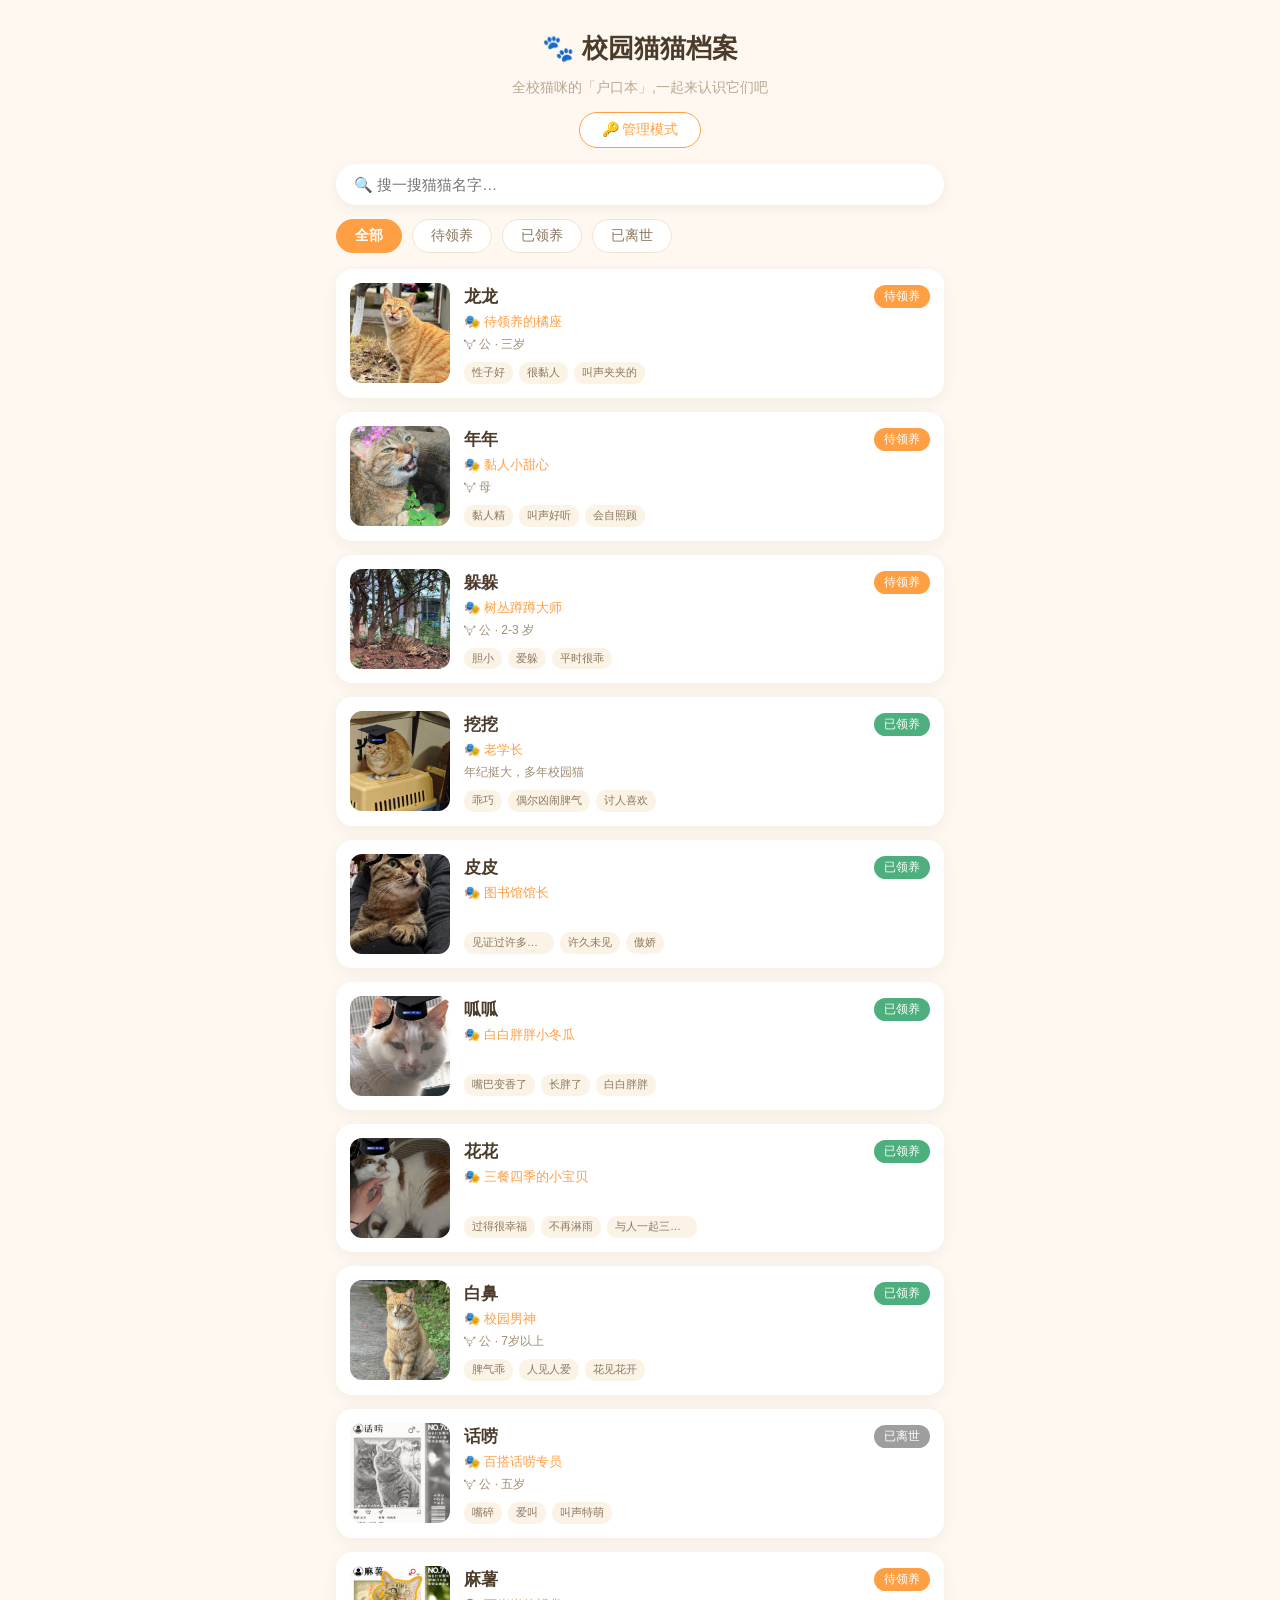
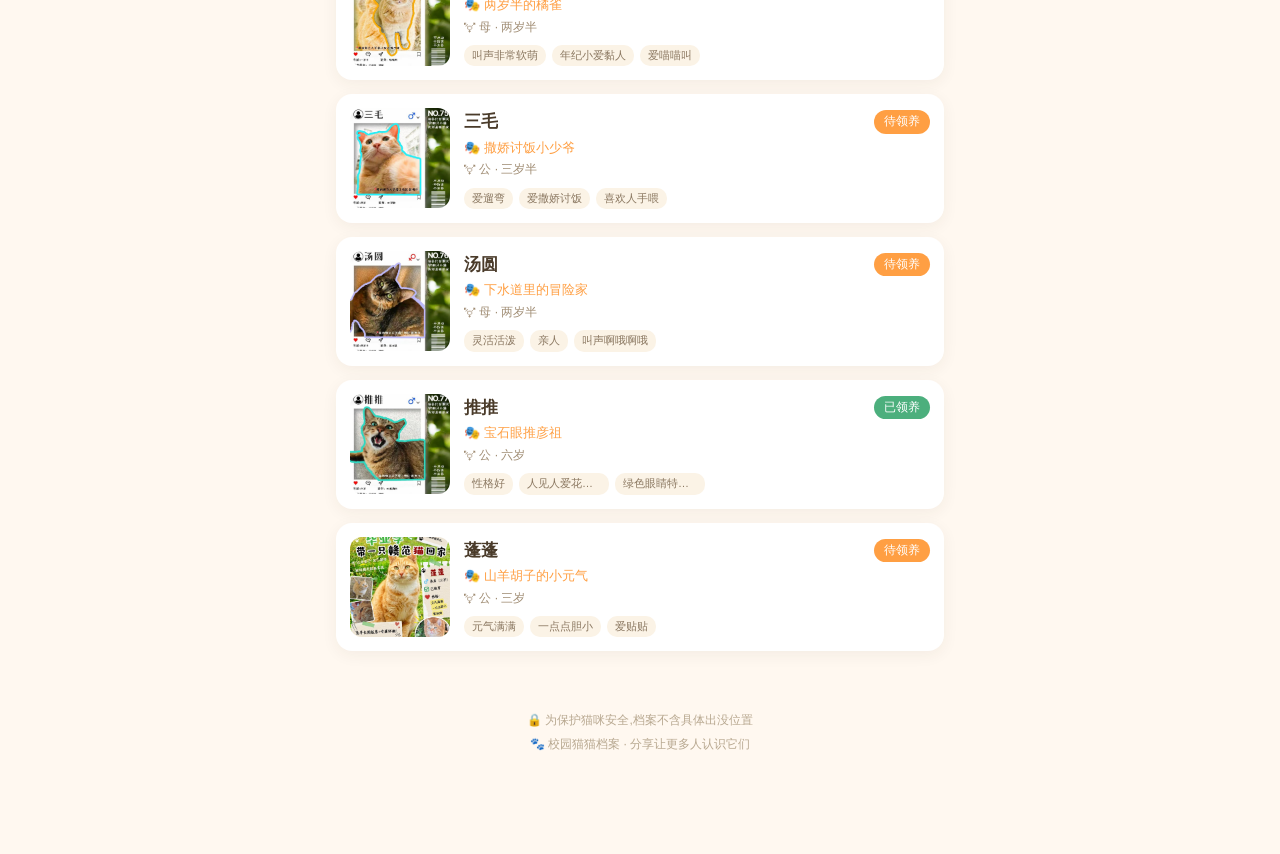
<file: 校园猫猫档案-调试版.html>
<!DOCTYPE html>
<html lang="zh-CN">
<head>
    <meta charset="UTF-8">
    <meta name="viewport" content="width=device-width, initial-scale=1.0, viewport-fit=cover">
    <meta name="description" content="校园猫猫档案 - 全校猫咪的户口本,认识每一只校园猫咪">
    <title>🐾 校园猫猫档案</title>
    <style>/* styles.css —— 校园猫猫档案网页版样式(暖橙主题) */
* {
    margin: 0;
    padding: 0;
    box-sizing: border-box;
    -webkit-tap-highlight-color: transparent;
}

:root {
    --primary: #FF9F43;
    --bg: #FFF8F0;
    --text: #4A3B2A;
    --text-sub: #A08D74;
    --text-light: #B8A890;
    --card: #FFFFFF;
    --green: #4CAF7D;
    --gray: #9E9E9E;
    --blue: #8E9BC4;
    --danger: #D9534F;
}

html { font-size: 16px; }

body {
    font-family: -apple-system, BlinkMacSystemFont, "PingFang SC", "Hiragino Sans GB",
        "Microsoft YaHei", "Helvetica Neue", Arial, sans-serif;
    background: var(--bg);
    color: var(--text);
    line-height: 1.6;
    max-width: 640px;
    margin: 0 auto;
    min-height: 100vh;
    padding-bottom: 80px;
}

img { display: block; max-width: 100%; }

.header {
    padding: 28px 20px 16px;
    text-align: center;
    position: relative;
}
.header-title {
    font-size: 26px;
    font-weight: 800;
    color: var(--text);
}
.header-sub {
    margin-top: 6px;
    font-size: 14px;
    color: var(--text-light);
}

.admin-toggle {
    margin-top: 14px;
    padding: 8px 22px;
    border-radius: 20px;
    border: 1.5px solid var(--primary);
    background: #fff;
    color: var(--primary);
    font-size: 14px;
    cursor: pointer;
}
.admin-toggle.admin-active {
    background: var(--text);
    border-color: var(--text);
    color: #fff;
}
.admin-add-btn {
    margin-top: 10px;
    padding: 8px 22px;
    border-radius: 20px;
    border: 1.5px solid var(--green);
    background: #fff;
    color: var(--green);
    font-size: 14px;
    cursor: pointer;
    font-weight: 600;
}

.search-box { padding: 0 16px 14px; }
.search-input {
    width: 100%;
    padding: 12px 18px;
    font-size: 15px;
    border: none;
    border-radius: 24px;
    background: var(--card);
    box-shadow: 0 3px 12px rgba(74, 59, 42, 0.07);
    outline: none;
    color: var(--text);
}

.filters {
    display: flex;
    gap: 10px;
    padding: 0 16px 16px;
    flex-wrap: wrap;
}
.chip {
    padding: 7px 18px;
    border-radius: 20px;
    border: 1px solid #F0E4D2;
    background: var(--card);
    color: #8A7760;
    font-size: 14px;
    cursor: pointer;
}
.chip.active {
    background: var(--primary);
    border-color: var(--primary);
    color: #fff;
    font-weight: 600;
}

.list {
    padding: 0 16px;
    display: flex;
    flex-direction: column;
    gap: 14px;
}
.cat-card {
    display: flex;
    padding: 14px;
    background: var(--card);
    border-radius: 16px;
    box-shadow: 0 4px 16px rgba(74, 59, 42, 0.06);
    cursor: pointer;
    position: relative;
}
.cat-card:active { transform: scale(0.98); }
.cat-photo-wrap {
    width: 100px;
    height: 100px;
    flex-shrink: 0;
    border-radius: 12px;
    overflow: hidden;
    background: #F5EDDF;
}
.cat-photo {
    width: 100%;
    height: 100%;
    object-fit: cover;
}
.cat-photo.passed { filter: grayscale(100%); opacity: 0.75; }
.cat-info {
    flex: 1;
    min-width: 0;
    margin-left: 14px;
    display: flex;
    flex-direction: column;
}
.cat-name-row {
    display: flex;
    align-items: center;
    justify-content: space-between;
    gap: 8px;
}
.cat-name {
    font-size: 17px;
    font-weight: 700;
    overflow: hidden;
    text-overflow: ellipsis;
    white-space: nowrap;
}
.badge {
    flex-shrink: 0;
    font-size: 12px;
    color: #fff;
    padding: 2px 10px;
    border-radius: 12px;
}
.badge-adoptable { background: var(--primary); }
.badge-adopted { background: var(--green); }
.badge-passed { background: var(--gray); }
.badge-other { background: var(--blue); }
.cat-title {
    margin-top: 2px;
    font-size: 13px;
    color: var(--primary);
    overflow: hidden;
    text-overflow: ellipsis;
    white-space: nowrap;
}
.cat-meta {
    margin-top: 2px;
    font-size: 12px;
    color: var(--text-sub);
}
.cat-tags {
    margin-top: auto;
    padding-top: 8px;
    display: flex;
    flex-wrap: wrap;
    gap: 6px;
}
.cat-tag {
    font-size: 11px;
    color: #8A7760;
    background: #FBF3E6;
    padding: 2px 8px;
    border-radius: 10px;
    max-width: 90px;
    overflow: hidden;
    text-overflow: ellipsis;
    white-space: nowrap;
}
.card-edit {
    position: absolute;
    top: 10px;
    right: 10px;
    padding: 4px 12px;
    background: rgba(255, 159, 67, 0.95);
    color: #fff;
    border: none;
    border-radius: 12px;
    font-size: 12px;
    cursor: pointer;
}

.empty {
    padding: 60px 20px;
    text-align: center;
    color: var(--text-light);
}
.empty-icon { font-size: 50px; margin-bottom: 12px; }

.loading, .error-box {
    text-align: center;
    padding: 40px 20px;
    color: var(--text-light);
    font-size: 14px;
}
.error-box { color: var(--danger); }

.modal {
    position: fixed;
    inset: 0;
    background: rgba(0, 0, 0, 0.5);
    z-index: 100;
    display: flex;
    align-items: flex-end;
    justify-content: center;
}
.modal-narrow { align-items: center; }
.modal-content {
    position: relative;
    width: 100%;
    max-width: 640px;
    max-height: 90vh;
    overflow-y: auto;
    background: var(--bg);
    border-radius: 20px 20px 0 0;
    animation: slideUp 0.25s ease-out;
}
.modal-narrow .modal-content {
    max-width: 480px;
    border-radius: 20px;
    margin: 0 16px;
    max-height: none;
}
@keyframes slideUp {
    from { transform: translateY(40px); opacity: 0.6; }
    to { transform: translateY(0); opacity: 1; }
}
.modal-close {
    position: absolute;
    top: 14px;
    right: 14px;
    width: 34px;
    height: 34px;
    border-radius: 50%;
    background: rgba(0, 0, 0, 0.45);
    color: #fff;
    border: none;
    font-size: 18px;
    line-height: 32px;
    text-align: center;
    cursor: pointer;
    z-index: 5;
}

.detail-hero {
    position: relative;
    height: 320px;
    overflow: hidden;
    background: #F5EDDF;
}
.detail-photo {
    width: 100%;
    height: 100%;
    object-fit: cover;
}
.detail-photo.passed { filter: grayscale(100%); opacity: 0.7; }
.detail-photo.placeholder {
    width: 100%;
    height: 100%;
    display: flex;
    align-items: center;
    justify-content: center;
    font-size: 100px;
    background: linear-gradient(135deg, #FFE9CF 0%, #FFC98F 100%);
    color: rgba(255, 255, 255, 0.5);
}
.detail-mask {
    position: absolute;
    left: 0;
    right: 0;
    bottom: 0;
    height: 120px;
    background: linear-gradient(transparent, rgba(0, 0, 0, 0.55));
}
.detail-hero-info {
    position: absolute;
    left: 20px;
    right: 20px;
    bottom: 16px;
    color: #fff;
}
.detail-name-row {
    display: flex;
    align-items: center;
    gap: 10px;
}
.detail-name {
    font-size: 26px;
    font-weight: 800;
    text-shadow: 0 2px 8px rgba(0, 0, 0, 0.4);
}
.detail-title {
    margin-top: 4px;
    font-size: 15px;
    color: #FFE9CF;
    text-shadow: 0 2px 6px rgba(0, 0, 0, 0.4);
}
.detail-card {
    background: var(--card);
    border-radius: 16px;
    padding: 16px 18px;
    margin: 14px 16px 0;
    box-shadow: 0 4px 16px rgba(74, 59, 42, 0.05);
}
.detail-section-title {
    font-size: 15px;
    font-weight: 700;
    margin-bottom: 10px;
}
.detail-info-row {
    display: flex;
    padding: 7px 0;
    border-bottom: 1px dashed #F3E9D8;
    font-size: 14px;
}
.detail-info-row:last-child { border-bottom: none; }
.detail-label { width: 96px; color: var(--text-sub); flex-shrink: 0; }
.detail-value { flex: 1; }
.detail-value.neutered-yes { color: var(--green); font-weight: 600; }
.detail-value.neutered-no { color: #E5734F; font-weight: 600; }

.detail-tags {
    display: flex;
    flex-wrap: wrap;
    gap: 8px;
}
.detail-tag {
    background: #FFF1DC;
    color: #C97B2D;
    font-size: 13px;
    padding: 5px 14px;
    border-radius: 16px;
}

.story-item {
    display: flex;
    align-items: flex-start;
    margin-bottom: 8px;
    font-size: 14px;
}
.story-dot { margin-right: 8px; flex-shrink: 0; }

.detail-source {
    margin: 12px 16px 0;
    font-size: 12px;
    color: var(--text-light);
}
.memorial {
    margin: 14px 16px;
    padding: 14px;
    background: #F3F0EB;
    border-radius: 12px;
    text-align: center;
    color: #9A8F80;
    font-size: 13px;
}

.form-card {
    background: var(--card);
    border-radius: 16px;
    padding: 20px;
}
.form-title {
    font-size: 18px;
    font-weight: 700;
    margin-bottom: 14px;
}
.form-tip {
    font-size: 13px;
    color: var(--text-sub);
    margin-bottom: 16px;
}
.form-error {
    color: var(--danger);
    font-size: 13px;
    margin-top: 10px;
    padding: 10px;
    background: #FFF7F7;
    border-radius: 8px;
}
.form-row {
    display: flex;
    align-items: center;
    min-height: 50px;
    border-bottom: 1px dashed #F3E9D8;
}
.form-row:last-child { border-bottom: none; }
.form-row-switch { justify-content: space-between; }
.form-label {
    width: 96px;
    color: var(--text-sub);
    font-size: 14px;
    flex-shrink: 0;
}
.form-input, .form-select, .form-textarea {
    flex: 1;
    border: 1px solid transparent;
    border-radius: 8px;
    padding: 8px 10px;
    font-size: 14px;
    color: var(--text);
    background: transparent;
    font-family: inherit;
    outline: none;
    min-width: 0;
}
.form-input:focus, .form-select:focus, .form-textarea:focus {
    border-color: var(--primary);
    background: #FFFCF7;
}
.form-textarea {
    width: 100%;
    margin-top: 6px;
    min-height: 80px;
    resize: vertical;
    box-sizing: border-box;
}
.form-block {
    padding: 12px 0;
    border-bottom: 1px dashed #F3E9D8;
}
.form-block:last-child { border-bottom: none; }
.required { color: var(--danger); }
.form-hint { font-size: 12px; color: var(--text-light); }

.photo-grid {
    display: grid;
    grid-template-columns: repeat(3, 1fr);
    gap: 10px;
    margin-bottom: 12px;
}
.photo-grid-item {
    position: relative;
    aspect-ratio: 1/1;
    border-radius: 12px;
    overflow: hidden;
    background: #F5EDDF;
}
.photo-grid-img {
    width: 100%;
    height: 100%;
    object-fit: cover;
}
.photo-grid-del {
    position: absolute;
    top: 4px;
    right: 4px;
    width: 28px;
    height: 28px;
    border-radius: 50%;
    background: rgba(0, 0, 0, 0.55);
    color: #fff;
    border: none;
    font-size: 14px;
    line-height: 26px;
    text-align: center;
    cursor: pointer;
}
.photo-add-btn {
    aspect-ratio: 1/1;
    display: flex;
    flex-direction: column;
    align-items: center;
    justify-content: center;
    border: 2px dashed #E3D3B8;
    border-radius: 12px;
    background: #FFFCF7;
    color: var(--text-light);
    cursor: pointer;
    font-size: 13px;
}
.photo-add-btn span:first-child {
    font-size: 36px;
    line-height: 1;
}

.btn-row {
    display: flex;
    gap: 12px;
    margin-top: 18px;
    justify-content: flex-end;
}
.btn-primary {
    padding: 10px 24px;
    border: none;
    border-radius: 22px;
    background: var(--primary);
    color: #fff;
    font-size: 14px;
    font-weight: 600;
    cursor: pointer;
}
.btn-primary:disabled { opacity: 0.6; cursor: not-allowed; }
.btn-ghost {
    padding: 10px 20px;
    border-radius: 22px;
    border: 1.5px solid #E3D3B8;
    background: #fff;
    color: #8A7760;
    font-size: 14px;
    cursor: pointer;
}
.btn-danger {
    border-color: #F5C6C3;
    color: var(--danger);
    background: #FFF7F6;
}

.footer {
    margin-top: 40px;
    padding: 20px;
    text-align: center;
    color: var(--text-light);
    font-size: 12px;
}
.footer p + p { margin-top: 4px; }

.hidden { display: none !important; }</style>
</head>
<body>

    <header class="header">
        <h1 class="header-title">🐾 校园猫猫档案</h1>
        <p class="header-sub">全校猫咪的「户口本」,一起来认识它们吧</p>
        <button class="admin-toggle" id="adminToggle">🔑 管理模式</button>
        <button class="admin-add-btn hidden" id="adminAddBtn">➕ 新增猫咪</button>
    </header>

    <div class="search-box">
        <input id="searchInput" class="search-input" type="search" placeholder="🔍 搜一搜猫猫名字…" autocomplete="off">
    </div>

    <nav class="filters" id="filters">
        <button class="chip active" data-filter="全部">全部</button>
        <button class="chip" data-filter="待领养">待领养</button>
        <button class="chip" data-filter="已领养">已领养</button>
        <button class="chip" data-filter="已离世">已离世</button>
    </nav>

    <div class="loading" id="loadingBox">🐾 正在加载档案…</div>
    <div class="error-box hidden" id="errorBox">数据加载失败</div>

    <main class="list" id="catList"></main>

    <div class="empty hidden" id="emptyBox">
        <div class="empty-icon">🐱</div>
        <p>没有找到符合条件的猫猫</p>
    </div>

    <footer class="footer">
        <p>🔒 为保护猫咪安全,档案不含具体出没位置</p>
        <p>🐾 校园猫猫档案 · 分享让更多人认识它们</p>
    </footer>

    <!-- 详情弹层 -->
    <div class="modal hidden" id="detailModal">
        <div class="modal-content" id="modalContent"></div>
    </div>

    <!-- 密码弹层 -->
    <div class="modal modal-narrow hidden" id="passwordModal">
        <div class="modal-content">
            <button class="modal-close" id="passwordClose">✕</button>
            <div style="padding: 20px;">
                <div class="form-title">🔑 管理模式</div>
                <p class="form-tip">输入管理员密码后可新增、编辑、删除猫猫档案</p>
                <input id="passwordInput" class="form-input" type="password" placeholder="管理员密码" autocomplete="off" style="border:1px solid #E3D3B8;">
                <div class="form-error hidden" id="passwordError"></div>
                <div class="btn-row" style="margin-top: 16px;">
                    <button class="btn-ghost" id="passwordCancel">取消</button>
                    <button class="btn-primary" id="passwordConfirm">进入管理</button>
                </div>
                <div style="margin-top: 16px; padding-top: 16px; border-top: 1px dashed #F3E9D8; font-size: 12px; color: #B8A890; line-height: 1.6;">
                    ⚙️ 首次使用需在 <code>config.js</code> 中填入 GitHub Token。<br>
                    Token 权限:Contents (Read and Write)。
                </div>
            </div>
        </div>
    </div>

    <!-- 编辑弹层 -->
    <div class="modal hidden" id="editModal">
        <div class="modal-content" id="editContent"></div>
    </div>

    <script>// config.js —— 网页版配置
// ---------------------------------------------------------------
// ⚠️ 重要: 这个文件保存了管理员密码和 GitHub PAT
// 1. 修改密码: 修改 ADMIN_PASSWORD 字段
// 2. 填入 GitHub Token: 修改 GH_TOKEN 字段
// ---------------------------------------------------------------

// 管理员密码(网页端登录管理模式的密码)
const ADMIN_PASSWORD = 'gnnu9797';

// GitHub 仓库配置
const GH_OWNER = 'cet6-jh';           // 你的 GitHub 用户名
const GH_REPO = 'campus-cat-web';     // 仓库名
const GH_BRANCH = 'main';;            // 分支名
const GH_FILE_PATH = 'data.js';        // 数据文件路径(在仓库中的路径)
const GH_FILE_PATH_PHOTOS = 'photos';  // 图片文件夹路径
// 运行时优先从 localStorage.gh_token 读取(浏览器本地,不保存到 GitHub)
// 这样配置文件中就不会有 token,GitHub 自动拦截也不会误报
const GH_TOKEN = localStorage.getItem('gh_token') || '';   // ★ 在浏览器 Console 执行: localStorage.setItem('gh_token', '你的GitHub PAT')

// 导出(全局变量,方便 app.js 使用)
window.APP_CONFIG = {
    ADMIN_PASSWORD,
    GH_OWNER,
    GH_REPO,
    GH_BRANCH,
    GH_FILE_PATH,
    GH_FILE_PATH_PHOTOS,
    GH_TOKEN
};</script>
    <script>window.CATS_DATA = [
  {
    "id": "cat_90af3a",
    "name": "龙龙",
    "title": "待领养的橘座",
    "photo": "photos/龙龙.jpg",
    "breed": "全橘、头小身子大",
    "gender": "公",
    "age": "三岁",
    "traits": [
      "性子好",
      "很黏人",
      "叫声夹夹的",
      "胃口好不挑食",
      "摸烦了会打人"
    ],
    "adoption_status": "待领养",
    "health": "健康",
    "neutered": true,
    "stories": [
      "与朵朵是亲兄妹",
      "朵朵去年和领养人一起毕业了",
      "偶尔需要控制体重"
    ],
    "source": "小红书 @赣范喵喵",
    "created_at": "2026-08-12 17:08",
    "_newPhotos": [],
    "photos": [
      "photos/龙龙.jpg"
    ]
  },
  {
    "id": "cat_acb9a2",
    "name": "年年",
    "title": "黏人小甜心",
    "photo": "photos/年年.jpg",
    "breed": "全橘虎斑、白下巴、眼睛大",
    "gender": "母",
    "age": "未知",
    "traits": [
      "黏人精",
      "叫声好听",
      "会自照顾",
      "爱跟人后面要饭",
      "性格特别好"
    ],
    "adoption_status": "待领养",
    "health": "健康",
    "neutered": true,
    "stories": [
      "和花花是好姐妹",
      "和龙龙偶尔吵架",
      "现在跟贝果糯糯是好朋友",
      "很快就会找老师喂食",
      "毕业季希望被领养"
    ],
    "source": "小红书 @赣范喵喵",
    "created_at": "2026-08-12 17:16"
  },
  {
    "id": "cat_1a7d25",
    "name": "躲躲",
    "title": "树丛蹲蹲大师",
    "photo": "photos/躲躲.jpg",
    "breed": "灰棕狸花虎斑、圆睁冷脸",
    "gender": "公",
    "age": "2-3 岁",
    "traits": [
      "胆小",
      "爱躲",
      "平时很乖",
      "相处久了能贴贴",
      "脸冷心甜"
    ],
    "adoption_status": "待领养",
    "health": "健康",
    "neutered": true,
    "stories": [
      "阿豹的好朋友",
      "需要耐心投喂",
      "冷脸萌",
      "贴贴要靠相处"
    ],
    "source": "小红书 @赣范喵喵",
    "created_at": "2026-08-12 17:20"
  },
  {
    "id": "cat_31fe25",
    "name": "挖挖",
    "title": "老学长",
    "photo": "photos/挖挖.jpg",
    "breed": "全橘虎斑、圆脸、白胸脯",
    "gender": "未知",
    "age": "年纪挺大，多年校园猫",
    "traits": [
      "乖巧",
      "偶尔凶闹脾气",
      "讨人喜欢",
      "很多同学认识"
    ],
    "adoption_status": "已领养",
    "health": "体重9斤+、口炎复发已在控",
    "neutered": true,
    "stories": [
      "在学校生活了好多年",
      "口炎复发已在可控范围",
      "领养人是善良温柔的毕业生(考研结束接手)",
      "现在家中安逸养老",
      "不用担惊受怕到处躲藏"
    ],
    "source": "小红书 @赣范喵喵",
    "created_at": "2026-08-12 17:24"
  },
  {
    "id": "cat_ed811e",
    "name": "皮皮",
    "title": "图书馆馆长",
    "photo": "photos/皮皮.jpg",
    "breed": "虎斑、绿眼睛、表情呆萌",
    "gender": "未知",
    "age": "未知",
    "traits": [
      "见证过许多同学的勤奋刻苦",
      "许久未见",
      "傲娇"
    ],
    "adoption_status": "已领养",
    "health": "待观察",
    "neutered": true,
    "stories": [
      "赣师大图书馆馆长",
      "两个多月没见",
      "三月被领养人接回家",
      "领养人是今年的毕业生"
    ],
    "source": "小红书 @赣范喵喵",
    "created_at": "2026-08-12 17:33"
  },
  {
    "id": "cat_0e3028",
    "name": "呱呱",
    "title": "白白胖胖小冬瓜",
    "photo": "photos/呱呱.jpg",
    "breed": "白橘、嘴巴变香了",
    "gender": "未知",
    "age": "未知",
    "traits": [
      "嘴巴变香了",
      "长胖了",
      "白白胖胖",
      "记住领养人座位"
    ],
    "adoption_status": "已领养",
    "health": "待观察",
    "neutered": true,
    "stories": [
      "经常在图书馆与领养人相遇",
      "冬天附近有狗群",
      "考完试被领回家",
      "领养人是今年的毕业生",
      "坚持喂药治口炎"
    ],
    "source": "小红书 @赣范喵喵",
    "created_at": "2026-08-12 17:33"
  },
  {
    "id": "cat_152579",
    "name": "花花",
    "title": "三餐四季的小宝贝",
    "photo": "photos/花花.jpg",
    "breed": "白灰棕虎斑、眼神温柔",
    "gender": "未知",
    "age": "未知",
    "traits": [
      "过得很幸福",
      "不再淋雨",
      "与人一起三餐四季"
    ],
    "adoption_status": "已领养",
    "health": "待观察",
    "neutered": true,
    "stories": [
      "24年收养了一个人",
      "有遮风挡雨的小家",
      "领养人是今年的毕业生",
      "希望校猫朋友们都能找到家",
      "年年是好姐妹"
    ],
    "source": "小红书 @赣范喵喵",
    "created_at": "2026-08-12 17:33"
  },
  {
    "id": "cat_ecd080",
    "name": "白鼻",
    "title": "校园男神",
    "photo": "photos/白鼻.jpg",
    "breed": "橘色虎斑、鼻子上有白斑(名字由来)",
    "gender": "公",
    "age": "7岁以上",
    "traits": [
      "脾气乖",
      "人见人爱",
      "花见花开",
      "引得同学尖叫",
      "超萌"
    ],
    "adoption_status": "已领养",
    "health": "待观察",
    "neutered": true,
    "stories": [
      "和蓬蓬组CP叫蓬荜生辉",
      "白鼻胖蓬蓬瘦",
      "领养人大一就认识白鼻",
      "毕业季被软萌性格圈粉后领回家",
      "以前常和大橘吵架"
    ],
    "source": "小红书 @赣范喵喵",
    "created_at": "2026-08-12 17:37"
  },
  {
    "id": "cat_3bc030",
    "name": "话唠",
    "title": "百搭话唠专员",
    "photo": "photos/话唠.jpg",
    "breed": "虎斑、表情呆萌",
    "gender": "公",
    "age": "五岁",
    "traits": [
      "嘴碎",
      "爱叫",
      "叫声特萌",
      "非常热情",
      "黏人"
    ],
    "adoption_status": "已离世",
    "health": "已离世(被狗咬死)",
    "neutered": true,
    "stories": [
      "爱好喵喵叫",
      "它帮百猫安家计划NO.70",
      "首张领养名片展示",
      "🕊️ 已离世：被被雨咬死，愿它在喵星安息"
    ],
    "source": "小红书 @赣范喵喵",
    "created_at": "2026-08-12 17:40"
  },
  {
    "id": "cat_203ddb",
    "name": "麻薯",
    "title": "两岁半的橘雀",
    "photo": "photos/麻薯.jpg",
    "breed": "橘雀、花纹特别",
    "gender": "母",
    "age": "两岁半",
    "traits": [
      "叫声非常软萌",
      "年纪小爱黏人",
      "爱喵喵叫"
    ],
    "adoption_status": "待领养",
    "health": "已绝育，健康",
    "neutered": true,
    "stories": [
      "它帮百猫安家计划NO.71"
    ],
    "source": "小红书 @赣范喵喵",
    "created_at": "2026-08-12 17:44"
  },
  {
    "id": "cat_e8fd3f",
    "name": "三毛",
    "title": "撒娇讨饭小少爷",
    "photo": "photos/三毛.jpg",
    "breed": "橘猫、面对镜头爱摆pose",
    "gender": "公",
    "age": "三岁半",
    "traits": [
      "爱遛弯",
      "爱撒娇讨饭",
      "喜欢人手喂"
    ],
    "adoption_status": "待领养",
    "health": "已绝育，健康",
    "neutered": true,
    "stories": [
      "它帮百猫安家计划NO.75",
      "爱好吃湿粮"
    ],
    "source": "小红书 @赣范喵喵",
    "created_at": "2026-08-12 17:44"
  },
  {
    "id": "cat_68ddae",
    "name": "汤圆",
    "title": "下水道里的冒险家",
    "photo": "photos/汤圆.jpg",
    "breed": "狸花虎斑、绿眼",
    "gender": "母",
    "age": "两岁半",
    "traits": [
      "灵活活泼",
      "亲人",
      "叫声啊哦啊哦"
    ],
    "adoption_status": "待领养",
    "health": "已绝育，健康",
    "neutered": true,
    "stories": [
      "它帮百猫安家计划NO.76",
      "喜欢从下水道钻到楼上",
      "爱好抓老鼠"
    ],
    "source": "小红书 @赣范喵喵",
    "created_at": "2026-08-12 17:44"
  },
  {
    "id": "cat_6b1822",
    "name": "推推",
    "title": "宝石眼推彦祖",
    "photo": "photos/推推.jpg",
    "breed": "绿眼睛像宝石、虎斑",
    "gender": "公",
    "age": "六岁",
    "traits": [
      "性格好",
      "人见人爱花见花开",
      "绿色眼睛特别好看"
    ],
    "adoption_status": "已领养",
    "health": "已绝育，健康",
    "neutered": true,
    "stories": [
      "它帮百猫安家计划NO.77",
      "爱好吃鸡胸肉",
      "已被领养"
    ],
    "source": "小红书 @赣范喵喵",
    "created_at": "2026-08-12 17:44"
  },
  {
    "id": "cat_261b7b",
    "name": "蓬蓬",
    "title": "山羊胡子的小元气",
    "photo": "photos/蓬蓬.jpg",
    "breed": "橘虎斑、有标志性山羊胡子",
    "gender": "公",
    "age": "三岁",
    "traits": [
      "元气满满",
      "一点点胆小",
      "爱贴贴",
      "被鸡胸肉狠狠拿捏",
      "急寻长期饭票"
    ],
    "adoption_status": "待领养",
    "health": "已绝育，健康",
    "neutered": true,
    "stories": [
      "与白鼻组CP叫蓬荜生辉",
      "白鼻胖蓬蓬瘦",
      "急寻长期饭票加专属怀抱"
    ],
    "source": "小红书 @赣范喵喵",
    "created_at": "2026-08-12 17:53"
  }
];</script>
    <script>// app.js —— 校园猫猫档案(在线编辑版)
// 数据从 data.js 加载,通过 GitHub API 实现网页编辑

const CFG = window.APP_CONFIG;

// 优先从 localStorage 读取 GitHub Token(更安全,不暴露在 GitHub 上)
CFG.GH_TOKEN = localStorage.getItem('gh_token') || CFG.GH_TOKEN || '';
let cats = [];
let currentFilter = '全部';
let currentKeyword = '';
let isAdmin = false;

// ===== 状态徽章 =====
const BADGE_MAP = {
    '待领养': 'badge-adoptable',
    '已领养': 'badge-adopted',
    '已离世': 'badge-passed',
    '暂不领养': 'badge-other'
};

// ===== 加载数据 =====
function load() {
    console.log("[DEBUG] load() started");
    try {
        cats = window.CATS_DATA || [];
    console.log("[DEBUG] CATS_DATA 加载,共", cats.length, "只猫");
        renderList(getFiltered());
    console.log("[DEBUG] renderList 完成");
    } catch (err) {
        document.getElementById('errorBox').classList.remove('hidden');
        document.getElementById('errorBox').textContent = '数据加载失败:' + err.message;
    } finally {
        document.getElementById('loadingBox').classList.add('hidden');
    console.log("[DEBUG] loading 已隐藏");
    }
}

// ===== 列表渲染 =====
function getFiltered() {
    const kw = currentKeyword.trim();
    return cats.filter(cat => {
        if (currentFilter !== '全部' && cat.adoption_status !== currentFilter) return false;
        if (kw) {
            const text = `${cat.name || ''}${cat.title || ''}${cat.breed || ''}${(cat.traits || []).join('')}${(cat.stories || []).join('')}${cat.source || ''}`;
            if (!text.includes(kw)) return false;
        }
        return true;
    });
}

function renderList(list) {
    const listEl = document.getElementById('catList');
    const emptyBox = document.getElementById('emptyBox');
    listEl.innerHTML = '';
    emptyBox.classList.toggle('hidden', list.length > 0);

    list.forEach(cat => {
        const card = document.createElement('div');
        card.className = 'cat-card';
        card.onclick = () => openDetail(cat);
        const photo = cat.photo || 'photos/placeholder.jpg';
        const isPassed = cat.adoption_status === '已离世';
        card.innerHTML = `
            <div class="cat-photo-wrap">
                <img class="cat-photo ${isPassed ? 'passed' : ''}"
                     src="${escapeHtml(photo)}" alt="${escapeHtml(cat.name || '')}"
                     onerror="this.style.visibility='hidden'">
            </div>
            <div class="cat-info">
                <div class="cat-name-row">
                    <span class="cat-name">${escapeHtml(cat.name || '')}</span>
                    <span class="badge ${BADGE_MAP[cat.adoption_status] || 'badge-other'}">${escapeHtml(cat.adoption_status || '')}</span>
                </div>
                <div class="cat-title">🎭 ${escapeHtml(cat.title || '')}</div>
                <div class="cat-meta">${formatMeta(cat)}</div>
                <div class="cat-tags">
                    ${(cat.traits || []).slice(0, 3).map(t => `<span class="cat-tag">${escapeHtml(t)}</span>`).join('')}
                </div>
            </div>
            ${isAdmin ? `<button class="card-edit" data-id="${escapeHtml(cat.id)}">编辑</button>` : ''}
        `;
        const editBtn = card.querySelector('.card-edit');
        if (editBtn) {
            editBtn.onclick = (e) => { e.stopPropagation(); openEdit(cat); };
        }
        listEl.appendChild(card);
    });
}

function formatMeta(cat) {
    const parts = [];
    if (cat.gender && cat.gender !== '未知') parts.push(`⚧ ${cat.gender}`);
    if (cat.age && cat.age !== '未知') parts.push(cat.age);
    return parts.join(' · ');
}

function refresh() {
    renderList(getFiltered());
    console.log("[DEBUG] renderList 完成");
}

// ===== HTML 转义 =====
function escapeHtml(s) {
    return String(s == null ? '' : s)
        .replace(/&/g, '&amp;').replace(/</g, '&lt;').replace(/>/g, '&gt;')
        .replace(/"/g, '&quot;').replace(/'/g, '&#39;');
}

// ===== 详情弹层 =====
function openDetail(cat) {
    const isPassed = cat.adoption_status === '已离世';
    const photo = cat.photo || 'photos/placeholder.jpg';
    const content = document.getElementById('modalContent');
    content.innerHTML = `
        <button class="modal-close" id="detailClose">✕</button>
        <div class="detail-hero">
            <img class="detail-photo ${isPassed ? 'passed' : ''}" src="${escapeHtml(photo)}" alt="${escapeHtml(cat.name || '')}" onerror="this.style.display='none'">
            <div class="detail-mask"></div>
            <div class="detail-hero-info">
                <div class="detail-name-row">
                    <span class="detail-name">${escapeHtml(cat.name || '')}</span>
                    <span class="badge ${BADGE_MAP[cat.adoption_status] || 'badge-other'}">${escapeHtml(cat.adoption_status || '')}</span>
                </div>
                <div class="detail-title">🎭 ${escapeHtml(cat.title || '')}</div>
            </div>
        </div>
        <div class="detail-card">
            <div class="detail-section-title">🧬 基本信息</div>
            ${infoRow('品种/特征', cat.breed || '未知')}
            ${infoRow('性别', cat.gender || '未知')}
            ${infoRow('年龄', cat.age || '未知')}
            ${infoRow('健康状态', cat.health || '待观察')}
            ${infoRow('绝育情况', cat.neutered ? '<span class="neutered-yes">✅ 已绝育</span>' : '<span class="neutered-no">⚠️ 未绝</span>')}
        </div>
        ${cat.traits && cat.traits.length ? `<div class="detail-card">
            <div class="detail-section-title">🧠 性格标签</div>
            <div class="detail-tags">${cat.traits.map(t => `<span class="detail-tag">${escapeHtml(t)}</span>`).join('')}</div>
        </div>` : ''}
        ${cat.stories && cat.stories.length ? `<div class="detail-card">
            <div class="detail-section-title">📜 专属事迹</div>
            ${cat.stories.map(s => `<div class="story-item"><span class="story-dot">🐾</span><span>${escapeHtml(s)}</span></div>`).join('')}
        </div>` : ''}
        ${cat.source ? `<div class="detail-source">📢 档案来源:${escapeHtml(cat.source)}</div>` : ''}
        ${isPassed ? '<div class="memorial">🕊️ 愿它在喵星安息,谢谢它曾陪伴我们的校园时光</div>' : ''}
    `;
    document.getElementById('detailModal').classList.remove('hidden');
    document.getElementById('detailClose').onclick = closeDetail;
    document.body.style.overflow = 'hidden';
}

function infoRow(label, content) {
    return `<div class="detail-info-row"><span class="detail-label">${label}</span><span class="detail-value">${content}</span></div>`;
}

function closeDetail() {
    document.getElementById('detailModal').classList.add('hidden');
    document.body.style.overflow = '';
}

// ===== 密码弹层 =====
function openPasswordModal() {
    document.getElementById('passwordInput').value = '';
    document.getElementById('passwordError').classList.add('hidden');
    document.getElementById('passwordModal').classList.remove('hidden');
    document.body.style.overflow = 'hidden';
    setTimeout(() => document.getElementById('passwordInput').focus(), 100);
}
function closePasswordModal() {
    document.getElementById('passwordModal').classList.add('hidden');
    document.body.style.overflow = '';
}

function submitPassword() {
    const input = document.getElementById('passwordInput').value.trim();
    if (!input) return;
    if (input !== CFG.ADMIN_PASSWORD) {
        const errEl = document.getElementById('passwordError');
        errEl.textContent = '密码错误';
        errEl.classList.remove('hidden');
        return;
    }
    if (!CFG.GH_TOKEN) {
        alert('密码正确!\n\n但当前没有 GitHub Token,无法保存修改到 GitHub。\n\n请在 config.js 中填写 GH_TOKEN,然后重新打开网页。');
    }
    isAdmin = true;
    closePasswordModal();
    document.getElementById('adminToggle').textContent = '🚪 退出管理';
    document.getElementById('adminToggle').classList.add('admin-active');
    document.getElementById('adminAddBtn').classList.remove('hidden');
    refresh();
}

function exitAdmin() {
    if (!confirm('退出管理模式?')) return;
    isAdmin = false;
    document.getElementById('adminToggle').textContent = '🔑 管理模式';
    document.getElementById('adminToggle').classList.remove('admin-active');
    document.getElementById('adminAddBtn').classList.add('hidden');
    refresh();
}

// ===== 编辑表单 =====
let editingCat = null;
let isCreatingNew = false;   // 标记是否为新增模式

/** 生成新的 cat ID(短随机) */
function generateCatId() {
    return 'cat_' + Date.now().toString(36) + Math.floor(Math.random() * 1000).toString(36);
}

function openEdit(cat) {
    isCreatingNew = !cat;
    editingCat = cat || {
        id: generateCatId(),
        name: '',
        title: '',
        photo: '',
        photos: [],
        breed: '',
        gender: '未知',
        age: '',
        adoption_status: '待领养',
        health: '',
        neutered: true,
        source: '',
        traits: [],
        stories: [],
        created_at: new Date().toISOString().slice(0, 16).replace('T', ' ')
    };
    openEditForm();   // 复用同一个表单渲染函数
}

/** 渲染编辑表单(支持编辑和新增) */
function openEditForm() {
    const photosArr = editingCat.photos || (editingCat.photo ? [editingCat.photo] : []);
    const content = document.getElementById('editContent');
    content.innerHTML = `
        <button class="modal-close" id="editClose">✕</button>
        <div style="padding: 20px;">
            <div class="form-title">${isCreatingNew ? '🐱 新增猫猫档案' : `✏️ 编辑「${escapeHtml(editingCat.name)}」`}</div>

            <div class="form-block">
                <label class="form-label">猫咪照片 <span class="form-hint">(可上传,会保存到 GitHub)</span></label>
                <div class="photo-grid" id="photoGrid">
                    ${photosArr.map((p, i) => `
                        <div class="photo-grid-item">
                            <img class="photo-grid-img" src="${escapeHtml(p)}" alt="图${i+1}">
                        </div>
                    `).join('')}
                    <div class="photo-add-btn" id="photoAddBtn">
                        <span>+</span><span>上传图片</span>
                        <input type="file" id="photoFile" accept="image/*" multiple style="display:none;">
                    </div>
                </div>
                <div class="form-hint">⚠️ 上传图片会保存到 GitHub 仓库 photos 目录</div>
            </div>

            <div class="form-row"><label class="form-label">名字 <span class="required">*</span></label><input class="form-input" id="f-name" value="${escapeHtml(editingCat.name || '')}"></div>
            <div class="form-row"><label class="form-label">江湖称号</label><input class="form-input" id="f-title" value="${escapeHtml(editingCat.title || '')}"></div>
            <div class="form-row"><label class="form-label">品种/特征</label><input class="form-input" id="f-breed" value="${escapeHtml(editingCat.breed || '')}"></div>
            <div class="form-row"><label class="form-label">性别</label>
                <select class="form-select" id="f-gender">
                    <option value="公" ${editingCat.gender === '公' ? 'selected' : ''}>公</option>
                    <option value="母" ${editingCat.gender === '母' ? 'selected' : ''}>母</option>
                    <option value="未知" ${!editingCat.gender || editingCat.gender === '未知' ? 'selected' : ''}>未知</option>
                </select>
            </div>
            <div class="form-row"><label class="form-label">年龄</label><input class="form-input" id="f-age" value="${escapeHtml(editingCat.age || '')}"></div>
            <div class="form-row"><label class="form-label">领养状态</label>
                <select class="form-select" id="f-status">
                    ${['待领养', '已领养', '暂不领养', '已离世'].map(s => `<option value="${s}" ${editingCat.adoption_status === s ? 'selected' : ''}>${s}</option>`).join('')}
                </select>
            </div>
            <div class="form-row"><label class="form-label">健康状态</label><input class="form-input" id="f-health" value="${escapeHtml(editingCat.health || '')}"></div>
            <div class="form-row form-row-switch"><label class="form-label">已绝育</label>
                <label style="display:flex; align-items:center; gap:6px; padding: 6px 0;">
                    <input type="checkbox" id="f-neutered" ${editingCat.neutered ? 'checked' : ''}> 是
                </label>
            </div>
            <div class="form-row"><label class="form-label">档案来源</label><input class="form-input" id="f-source" value="${escapeHtml(editingCat.source || '')}"></div>

            <div class="form-block">
                <label class="form-label">性格标签 <span class="form-hint">(每行一条)</span></label>
                <textarea class="form-textarea" id="f-traits" rows="4">${escapeHtml((editingCat.traits || []).join('\n'))}</textarea>
            </div>

            <div class="form-block">
                <label class="form-label">专属事迹 <span class="form-hint">(每行一条)</span></label>
                <textarea class="form-textarea" id="f-stories" rows="4">${escapeHtml((editingCat.stories || []).join('\n'))}</textarea>
            </div>

            <div class="form-error hidden" id="editError"></div>

            <div class="btn-row">
                ${!isCreatingNew ? '<button class="btn-ghost btn-danger" id="btnDelete">🗑 删除</button>' : ''}
                <button class="btn-ghost" id="btnCancel">取消</button>
                <button class="btn-primary" id="btnSave">💾 保存到 GitHub</button>
            </div>
        </div>
    `;

    document.getElementById('editClose').onclick = closeEdit;
    document.getElementById('btnCancel').onclick = closeEdit;
    const btnDel = document.getElementById('btnDelete');
    if (btnDel) btnDel.onclick = deleteCat;
    document.getElementById('btnSave').onclick = saveCat;
    document.getElementById('photoFile').onchange = onPhotoSelected;
    document.getElementById('editModal').classList.remove('hidden');
    document.body.style.overflow = 'hidden';

    editingCat._newPhotos = [];
}

/** 渲染编辑表单(支持编辑和新增) */

function onPhotoSelected(e) {
    const files = Array.from(e.target.files || []);
    if (!files.length) return;
    files.forEach(file => {
        if (!/^image\//.test(file.type)) return alert('只支持图片');
        if (file.size > 5 * 1024 * 1024) return alert('图片不能超过 5MB');
        const reader = new FileReader();
        reader.onload = () => {
            editingCat._newPhotos = editingCat._newPhotos || [];
            editingCat._newPhotos.push({
                name: file.name,
                contentType: file.type,
                base64: reader.result.split(',')[1]
            });
            // 立即渲染新图片到网格
            const grid = document.getElementById('photoGrid');
            const div = document.createElement('div');
            div.className = 'photo-grid-item';
            div.innerHTML = `<img class="photo-grid-img" src="${reader.result}" alt="新">`;
            grid.insertBefore(div, document.getElementById('photoAddBtn'));
        };
        reader.readAsDataURL(file);
    });
    e.target.value = '';
}

function closeEdit() {
    document.getElementById('editModal').classList.add('hidden');
    document.body.style.overflow = '';
    editingCat = null;
    isCreatingNew = false;
}

// ===== GitHub API 保存 =====
async function getGithubFile() {
    const r = await fetch(
        `https://api.github.com/repos/${CFG.GH_OWNER}/${CFG.GH_REPO}/contents/${CFG.GH_FILE_PATH}?ref=${CFG.GH_BRANCH}`,
        { headers: { Authorization: `Bearer ${CFG.GH_TOKEN}`, Accept: 'application/vnd.github.v3+json' } }
    );
    if (!r.ok) throw new Error(`获取文件失败:${r.status}`);
    return r.json();
}

/** 解码 GitHub base64 文本(支持中文) */
function decodeBase64(b64) {
    // 去掉换行符,补齐 padding
    b64 = b64.replace(/\n/g, '');
    const binStr = atob(b64);
    // 用 TextDecoder 正确解码为 UTF-8(中文不会乱码)
    const bytes = new Uint8Array(binStr.length);
    for (let i = 0; i < binStr.length; i++) bytes[i] = binStr.charCodeAt(i);
    return new TextDecoder('utf-8').decode(bytes);
}

/** 编码 UTF-8 文本为 GitHub base64 */
function encodeBase64(text) {
    const bytes = new TextEncoder().encode(text);
    let binStr = '';
    for (let i = 0; i < bytes.length; i++) binStr += String.fromCharCode(bytes[i]);
    return btoa(binStr);
}

async function updateGithubFile(contentBase64, message, sha, retries = 3) {
    for (let attempt = 1; attempt <= retries; attempt++) {
        const body = {
            message,
            content: contentBase64,
            branch: CFG.GH_BRANCH,
            sha
        };
        const r = await fetch(
            `https://api.github.com/repos/${CFG.GH_OWNER}/${CFG.GH_REPO}/contents/${CFG.GH_FILE_PATH}`,
            {
                method: 'PUT',
                headers: {
                    Authorization: `Bearer ${CFG.GH_TOKEN}`,
                    'Content-Type': 'application/json',
                    Accept: 'application/vnd.github.v3+json'
                },
                body: JSON.stringify(body)
            }
        );
        if (r.ok) return r.json();

        // 409 冲突:取响应中的最新 sha 重试
        const err = await r.json().catch(() => ({}));
        if (r.status === 409 && err && err.document && err.document.sha) {
            console.warn(`SHA 冲突,自动用最新 sha 重试(${attempt}/${retries})`);
            sha = err.document.sha;
            continue;
        }
        throw new Error(`保存失败:${r.status} ${err.message || ''}`);
    }
    throw new Error('保存失败:多次 SHA 冲突');
}

async function uploadPhotoToGithub(fileName, base64, message, shaMap = {}) {
    const r = await fetch(
        `https://api.github.com/repos/${CFG.GH_OWNER}/${CFG.GH_REPO}/contents/${CFG.GH_FILE_PATH_PHOTOS}/${encodeURIComponent(fileName)}`,
        {
            method: 'PUT',
            headers: {
                Authorization: `Bearer ${CFG.GH_TOKEN}`,
                'Content-Type': 'application/json',
                Accept: 'application/vnd.github.v3+json'
            },
            body: JSON.stringify({
                message,
                content: base64,
                branch: CFG.GH_BRANCH,
                ...(shaMap[fileName] ? { sha: shaMap[fileName] } : {})
            })
        }
    );
    if (!r.ok) {
        const err = await r.json().catch(() => ({}));
        throw new Error(`上传图片 ${fileName} 失败:${r.status} ${err.message || ''}`);
    }
    return r.json();
}

async function deleteGithubFile(filePath, message, sha) {
    const r = await fetch(
        `https://api.github.com/repos/${CFG.GH_OWNER}/${CFG.GH_REPO}/contents/${filePath}`,
        {
            method: 'DELETE',
            headers: {
                Authorization: `Bearer ${CFG.GH_TOKEN}`,
                'Content-Type': 'application/json',
                Accept: 'application/vnd.github.v3+json'
            },
            body: JSON.stringify({ message, sha, branch: CFG.GH_BRANCH })
        }
    );
    if (!r.ok && r.status !== 404) {
        const err = await r.json().catch(() => ({}));
        throw new Error(`删除文件失败:${r.status} ${err.message || ''}`);
    }
}

async function saveCat() {
    if (!CFG.GH_TOKEN) return alert('请先在 config.js 中填入 GitHub Token');

    const name = document.getElementById('f-name').value.trim();
    if (!name) return alert('请填写名字');
    const errEl = document.getElementById('editError');
    errEl.classList.add('hidden');
    errEl.textContent = '';

    // 收集新照片
    const newPhotos = editingCat._newPhotos || [];

    try {
        // 1. 上传新照片到 photos 目录
        const uploadedPhotos = (editingCat.photos || (editingCat.photo ? [editingCat.photo] : []))
            .slice();
        for (const photo of newPhotos) {
            errEl.textContent = `上传图片: ${photo.name}...`;
            errEl.classList.remove('hidden');
            const upRes = await uploadPhotoToGithub(
                `${Date.now()}-${Math.floor(Math.random() * 10000)}-${photo.name.replace(/[^\w.\u4e00-\u9fa5-]/g, '_')}`,
                photo.base64,
                `上传 ${name} 的照片`
            );
            uploadedPhotos.push(`photos/${upRes.content.name.split('/').pop()}`);
        }

        // 2. 更新档案数据(再次获取最新 sha,避免上传照片导致 sha 变化)
        errEl.textContent = isCreatingNew ? '新建档案...' : '更新档案...';
        errEl.classList.remove('hidden');
        const fileInfo = await getGithubFile();
        const decoded = decodeBase64(fileInfo.content);
        // 去掉顶部 JS 注释行(以 // 开头的整行)
        const cleaned = decoded.split('\n')
            .filter(line => !line.trim().startsWith('//'))
            .join('\n');
        const newData = cleaned.replace(/window\.CATS_DATA\s*=\s*/, '').replace(/;\s*$/, '').trim();
        let catsArr = JSON.parse(newData);
        const idx = catsArr.findIndex(c => c.id === editingCat.id);
        if (!isCreatingNew && idx < 0) throw new Error('找不到原档案');

        const newCatData = {
            ...editingCat,
            name,
            title: document.getElementById('f-title').value.trim(),
            breed: document.getElementById('f-breed').value.trim(),
            gender: document.getElementById('f-gender').value,
            age: document.getElementById('f-age').value.trim(),
            adoption_status: document.getElementById('f-status').value,
            health: document.getElementById('f-health').value.trim(),
            neutered: document.getElementById('f-neutered').checked,
            source: document.getElementById('f-source').value.trim(),
            traits: document.getElementById('f-traits').value.split('\n').map(s => s.trim()).filter(Boolean),
            stories: document.getElementById('f-stories').value.split('\n').map(s => s.trim()).filter(Boolean),
            photo: uploadedPhotos[0] || '',
            photos: uploadedPhotos
        };

        if (isCreatingNew) {
            // 新增:追加到数组
            catsArr.push(newCatData);
        } else {
            // 编辑:替换原档案
            catsArr[idx] = newCatData;
        }

        const newJson = 'window.CATS_DATA = ' + JSON.stringify(catsArr, null, 2) + ';';
        const encoded = encodeBase64(newJson);
        await updateGithubFile(encoded, isCreatingNew ? `新增 ${name} 的档案` : `更新 ${name} 的档案`, fileInfo.sha);

        alert(`✅ ${name} 已${isCreatingNew ? '新增' : '保存'}!\n\n1~2 分钟后 GitHub Pages 重建完成,刷新页面即可看到。`);
        closeEdit();
        // 更新本地数据
        cats = catsArr;
        window.CATS_DATA = catsArr;
        refresh();
    } catch (err) {
        errEl.textContent = err.message || '保存失败';
        errEl.classList.remove('hidden');
    }
}

async function deleteCat() {
    if (!confirm(`确定删除「${editingCat.name}」的档案?`)) return;
    if (!CFG.GH_TOKEN) return alert('请先在浏览器 Console 跑: localStorage.setItem("gh_token", "你的GitHub PAT")');

    try {
        const fileInfo = await getGithubFile();
        const decoded = decodeBase64(fileInfo.content);
        const cleaned = decoded.split('\n')
            .filter(line => !line.trim().startsWith('//'))
            .join('\n');
        let catsArr = JSON.parse(cleaned.replace(/window\.CATS_DATA\s*=\s*/, '').replace(/;\s*$/, '').trim());
        catsArr = catsArr.filter(c => c.id !== editingCat.id);

        const newJson = 'window.CATS_DATA = ' + JSON.stringify(catsArr, null, 2) + ';';
        const encoded = encodeBase64(newJson);
        await updateGithubFile(encoded, `删除 ${editingCat.name} 的档案`, fileInfo.sha);

        alert(`✅ ${editingCat.name} 已删除!`);
        closeEdit();
        cats = catsArr;
        window.CATS_DATA = catsArr;
        refresh();
    } catch (err) {
        alert('删除失败:' + (err.message || '未知错误'));
    }
}

// ===== 事件绑定 =====
document.getElementById('adminToggle').addEventListener('click', () => {
    if (isAdmin) exitAdmin();
    else openPasswordModal();
});

document.getElementById('adminAddBtn').addEventListener('click', () => {
    if (isAdmin) openEdit(null);   // null = 新增模式
});

document.getElementById('passwordConfirm').addEventListener('click', submitPassword);
document.getElementById('passwordCancel').addEventListener('click', closePasswordModal);
document.getElementById('passwordClose').addEventListener('click', closePasswordModal);
document.getElementById('passwordInput').addEventListener('keydown', (e) => {
    if (e.key === 'Enter') submitPassword();
});
document.getElementById('detailModal').addEventListener('click', (e) => {
    if (e.target.id === 'detailModal') closeDetail();
});
document.getElementById('passwordModal').addEventListener('click', (e) => {
    if (e.target.id === 'passwordModal') closePasswordModal();
});
document.getElementById('editModal').addEventListener('click', (e) => {
    if (e.target.id === 'editModal') closeEdit();
});

document.getElementById('filters').addEventListener('click', (e) => {
    const chip = e.target.closest('.chip');
    if (!chip) return;
    currentFilter = chip.dataset.filter;
    document.querySelectorAll('.chip').forEach(c => c.classList.remove('active'));
    chip.classList.add('active');
    refresh();
});

let searchTimer = null;
document.getElementById('searchInput').addEventListener('input', (e) => {
    clearTimeout(searchTimer);
    searchTimer = setTimeout(() => {
        currentKeyword = e.target.value;
        refresh();
    }, 200);
});

// ===== 启动 =====
console.log("[DEBUG] 即将调用 load()");
load();
console.log("[DEBUG] load() 调用完毕");</script>
</body>
</html>
</file>
<file: styles.css>
/* styles.css —— 校园猫猫档案网页版样式(暖橙主题) */
* {
    margin: 0;
    padding: 0;
    box-sizing: border-box;
    -webkit-tap-highlight-color: transparent;
}

:root {
    --primary: #FF9F43;
    --bg: #FFF8F0;
    --text: #4A3B2A;
    --text-sub: #A08D74;
    --text-light: #B8A890;
    --card: #FFFFFF;
    --green: #4CAF7D;
    --gray: #9E9E9E;
    --blue: #8E9BC4;
    --danger: #D9534F;
}

html {
    font-size: 16px;
    -webkit-text-size-adjust: 100%;
    text-size-adjust: 100%;
}

body {
    font-family: -apple-system, BlinkMacSystemFont, "PingFang SC", "Hiragino Sans GB",
        "Microsoft YaHei", "Helvetica Neue", Arial, sans-serif;
    background: var(--bg);
    color: var(--text);
    line-height: 1.6;
    max-width: 640px;
    margin: 0 auto;
    min-height: 100vh;
    padding-bottom: 80px;
}

img { display: block; max-width: 100%; }
button, input, textarea, select { font: inherit; }
button { min-height: 44px; touch-action: manipulation; }
input, textarea, select { font-size: 16px; }
.form-tip, .form-error, .detail-value { overflow-wrap: anywhere; }

.header {
    padding: 28px 20px 16px;
    text-align: center;
    position: relative;
}
.header-title {
    font-size: 26px;
    font-weight: 800;
    color: var(--text);
}
.header-sub {
    margin-top: 6px;
    font-size: 14px;
    color: var(--text-light);
}

.admin-toggle {
    margin-top: 14px;
    padding: 8px 22px;
    border-radius: 20px;
    border: 1.5px solid var(--primary);
    background: #fff;
    color: var(--primary);
    font-size: 14px;
    cursor: pointer;
}
.admin-toggle.admin-active {
    background: var(--text);
    border-color: var(--text);
    color: #fff;
}
.admin-add-btn {
    margin-top: 10px;
    padding: 8px 22px;
    border-radius: 20px;
    border: 1.5px solid var(--green);
    background: #fff;
    color: var(--green);
    font-size: 14px;
    cursor: pointer;
    font-weight: 600;
}
.admin-token-btn {
    margin-top: 8px;
    padding: 6px 16px;
    border-radius: 20px;
    border: 1.5px solid #8E9BC4;
    background: #fff;
    color: #8E9BC4;
    font-size: 13px;
    cursor: pointer;
}

.search-box { padding: 0 16px 14px; }
.search-input {
    width: 100%;
    padding: 12px 18px;
    font-size: 15px;
    border: none;
    border-radius: 24px;
    background: var(--card);
    box-shadow: 0 3px 12px rgba(74, 59, 42, 0.07);
    outline: none;
    color: var(--text);
}

.filters {
    display: flex;
    gap: 10px;
    padding: 0 16px 16px;
    flex-wrap: wrap;
}
.chip {
    padding: 7px 18px;
    border-radius: 20px;
    border: 1px solid #F0E4D2;
    background: var(--card);
    color: #8A7760;
    font-size: 14px;
    cursor: pointer;
}
.chip.active {
    background: var(--primary);
    border-color: var(--primary);
    color: #fff;
    font-weight: 600;
}

.list {
    padding: 0 16px;
    display: flex;
    flex-direction: column;
    gap: 14px;
}
.cat-card {
    display: flex;
    content-visibility: auto;
    contain-intrinsic-size: 128px;
    padding: 14px;
    background: var(--card);
    border-radius: 16px;
    box-shadow: 0 4px 16px rgba(74, 59, 42, 0.06);
    cursor: pointer;
    position: relative;
}
.cat-card:active { transform: scale(0.98); }
.cat-photo-wrap {
    width: 100px;
    height: 100px;
    flex-shrink: 0;
    border-radius: 12px;
    overflow: hidden;
    background: #F5EDDF;
}
.cat-photo {
    width: 100%;
    height: 100%;
    object-fit: cover;
}
.cat-photo.passed { filter: grayscale(100%); opacity: 0.75; }
.cat-info {
    flex: 1;
    min-width: 0;
    margin-left: 14px;
    display: flex;
    flex-direction: column;
}
.cat-name-row {
    display: flex;
    align-items: center;
    justify-content: space-between;
    gap: 8px;
}
.cat-name {
    font-size: 17px;
    font-weight: 700;
    overflow: hidden;
    text-overflow: ellipsis;
    white-space: nowrap;
}
.badge {
    flex-shrink: 0;
    font-size: 12px;
    color: #fff;
    padding: 2px 10px;
    border-radius: 12px;
}
.badge-adoptable { background: var(--primary); }
.badge-adopted { background: var(--green); }
.badge-passed { background: var(--gray); }
.badge-other { background: var(--blue); }
.cat-title {
    margin-top: 2px;
    font-size: 13px;
    color: var(--primary);
    overflow: hidden;
    text-overflow: ellipsis;
    white-space: nowrap;
}
.cat-meta {
    margin-top: 2px;
    font-size: 12px;
    color: var(--text-sub);
}
.cat-tags {
    margin-top: auto;
    padding-top: 8px;
    display: flex;
    flex-wrap: wrap;
    gap: 6px;
}
.cat-tag {
    font-size: 11px;
    color: #8A7760;
    background: #FBF3E6;
    padding: 2px 8px;
    border-radius: 10px;
    max-width: 90px;
    overflow: hidden;
    text-overflow: ellipsis;
    white-space: nowrap;
}
.card-edit {
    position: absolute;
    top: 10px;
    right: 10px;
    padding: 4px 12px;
    background: #4A6FA5;          /* 深蓝色,跟所有徽章颜色都不同 */
    color: #fff;
    border: 2px solid #fff;        /* 白色边框,从照片上更醒目 */
    border-radius: 12px;
    font-size: 12px;
    font-weight: 600;
    box-shadow: 0 2px 6px rgba(0, 0, 0, 0.15);
    cursor: pointer;
    z-index: 5;                    /* 永远在徽章上面 */
}

.empty {
    padding: 60px 20px;
    text-align: center;
    color: var(--text-light);
}
.empty-icon { font-size: 50px; margin-bottom: 12px; }

.loading, .error-box {
    text-align: center;
    padding: 40px 20px;
    color: var(--text-light);
    font-size: 14px;
}
.error-box { color: var(--danger); }

.modal {
    position: fixed;
    inset: 0;
    background: rgba(0, 0, 0, 0.5);
    z-index: 100;
    display: flex;
    align-items: flex-end;
    justify-content: center;
}
.modal-narrow { align-items: center; }
.modal-content {
    position: relative;
    width: 100%;
    max-width: 640px;
    max-height: 90vh;
    overflow-y: auto;
    background: var(--bg);
    border-radius: 20px 20px 0 0;
    animation: slideUp 0.25s ease-out;
}
.modal-narrow .modal-content {
    max-width: 480px;
    border-radius: 20px;
    margin: 0 16px;
    max-height: none;
}
@keyframes slideUp {
    from { transform: translateY(40px); opacity: 0.6; }
    to { transform: translateY(0); opacity: 1; }
}
.modal-close {
    position: absolute;
    top: 14px;
    right: 14px;
    width: 34px;
    height: 34px;
    border-radius: 50%;
    background: rgba(0, 0, 0, 0.45);
    color: #fff;
    border: none;
    font-size: 18px;
    line-height: 32px;
    text-align: center;
    cursor: pointer;
    z-index: 5;
}

.detail-hero {
    position: relative;
    height: 320px;
    overflow: hidden;
    background: #F5EDDF;
}
.detail-photo {
    width: 100%;
    height: 100%;
    object-fit: cover;
}
.detail-photo.passed { filter: grayscale(100%); opacity: 0.7; }
.detail-photo.placeholder {
    width: 100%;
    height: 100%;
    display: flex;
    align-items: center;
    justify-content: center;
    font-size: 100px;
    background: linear-gradient(135deg, #FFE9CF 0%, #FFC98F 100%);
    color: rgba(255, 255, 255, 0.5);
}
.detail-mask {
    position: absolute;
    left: 0;
    right: 0;
    bottom: 0;
    height: 120px;
    background: linear-gradient(transparent, rgba(0, 0, 0, 0.55));
}
.detail-hero-info {
    position: absolute;
    left: 20px;
    right: 20px;
    bottom: 16px;
    color: #fff;
}
.detail-name-row {
    display: flex;
    align-items: center;
    gap: 10px;
}
.detail-name {
    font-size: 26px;
    font-weight: 800;
    text-shadow: 0 2px 8px rgba(0, 0, 0, 0.4);
}
.detail-title {
    margin-top: 4px;
    font-size: 15px;
    color: #FFE9CF;
    text-shadow: 0 2px 6px rgba(0, 0, 0, 0.4);
}
.detail-card {
    background: var(--card);
    border-radius: 16px;
    padding: 16px 18px;
    margin: 14px 16px 0;
    box-shadow: 0 4px 16px rgba(74, 59, 42, 0.05);
}
.detail-section-title {
    font-size: 15px;
    font-weight: 700;
    margin-bottom: 10px;
}
.detail-info-row {
    display: flex;
    padding: 7px 0;
    border-bottom: 1px dashed #F3E9D8;
    font-size: 14px;
}
.detail-info-row:last-child { border-bottom: none; }
.detail-label { width: 96px; color: var(--text-sub); flex-shrink: 0; }
.detail-value { flex: 1; }
.detail-value.neutered-yes { color: var(--green); font-weight: 600; }
.detail-value.neutered-no { color: #E5734F; font-weight: 600; }

.detail-tags {
    display: flex;
    flex-wrap: wrap;
    gap: 8px;
}
.detail-tag {
    background: #FFF1DC;
    color: #C97B2D;
    font-size: 13px;
    padding: 5px 14px;
    border-radius: 16px;
}

.story-item {
    display: flex;
    align-items: flex-start;
    margin-bottom: 8px;
    font-size: 14px;
}
.story-dot { margin-right: 8px; flex-shrink: 0; }

.detail-source {
    margin: 12px 16px 0;
    font-size: 12px;
    color: var(--text-light);
}
.memorial {
    margin: 14px 16px;
    padding: 14px;
    background: #F3F0EB;
    border-radius: 12px;
    text-align: center;
    color: #9A8F80;
    font-size: 13px;
}

.form-card {
    background: var(--card);
    border-radius: 16px;
    padding: 20px;
}
.form-title {
    font-size: 18px;
    font-weight: 700;
    margin-bottom: 14px;
}
.form-tip {
    font-size: 13px;
    color: var(--text-sub);
    margin-bottom: 16px;
}
.form-error {
    color: var(--danger);
    font-size: 13px;
    margin-top: 10px;
    padding: 10px;
    background: #FFF7F7;
    border-radius: 8px;
}
.form-row {
    display: flex;
    align-items: center;
    min-height: 50px;
    border-bottom: 1px dashed #F3E9D8;
}
.form-row:last-child { border-bottom: none; }
.form-row-switch { justify-content: space-between; }
.form-label {
    width: 96px;
    color: var(--text-sub);
    font-size: 14px;
    flex-shrink: 0;
}
.form-input, .form-select, .form-textarea {
    flex: 1;
    border: 1px solid transparent;
    border-radius: 8px;
    padding: 8px 10px;
    font-size: 14px;
    color: var(--text);
    background: transparent;
    font-family: inherit;
    outline: none;
    min-width: 0;
}
.form-input:focus, .form-select:focus, .form-textarea:focus {
    border-color: var(--primary);
    background: #FFFCF7;
}
.form-textarea {
    width: 100%;
    margin-top: 6px;
    min-height: 80px;
    resize: vertical;
    box-sizing: border-box;
}
.form-block {
    padding: 12px 0;
    border-bottom: 1px dashed #F3E9D8;
}
.form-block:last-child { border-bottom: none; }
.required { color: var(--danger); }
.form-hint { font-size: 12px; color: var(--text-light); }

.photo-grid {
    display: grid;
    grid-template-columns: repeat(3, 1fr);
    gap: 10px;
    margin-bottom: 12px;
}
.photo-grid-item {
    position: relative;
    aspect-ratio: 1/1;
    border-radius: 12px;
    overflow: hidden;
    background: #F5EDDF;
}
.photo-grid-img {
    width: 100%;
    height: 100%;
    object-fit: cover;
}
.photo-grid-del {
    position: absolute;
    top: 4px;
    right: 4px;
    width: 28px;
    height: 28px;
    border-radius: 50%;
    background: rgba(0, 0, 0, 0.55);
    color: #fff;
    border: none;
    font-size: 14px;
    line-height: 26px;
    text-align: center;
    cursor: pointer;
}
.photo-add-btn {
    aspect-ratio: 1/1;
    display: flex;
    flex-direction: column;
    align-items: center;
    justify-content: center;
    border: 2px dashed #E3D3B8;
    border-radius: 12px;
    background: #FFFCF7;
    color: var(--text-light);
    cursor: pointer;
    font-size: 13px;
}
.photo-add-btn span:first-child {
    font-size: 36px;
    line-height: 1;
}

.btn-row {
    display: flex;
    gap: 12px;
    margin-top: 18px;
    justify-content: flex-end;
}
.btn-primary {
    padding: 10px 24px;
    border: none;
    border-radius: 22px;
    background: var(--primary);
    color: #fff;
    font-size: 14px;
    font-weight: 600;
    cursor: pointer;
}
.btn-primary:disabled { opacity: 0.6; cursor: not-allowed; }
.btn-ghost {
    padding: 10px 20px;
    border-radius: 22px;
    border: 1.5px solid #E3D3B8;
    background: #fff;
    color: #8A7760;
    font-size: 14px;
    cursor: pointer;
}
.btn-danger {
    border-color: #F5C6C3;
    color: var(--danger);
    background: #FFF7F6;
}

.footer {
    margin-top: 40px;
    padding: 20px;
    text-align: center;
    color: var(--text-light);
    font-size: 12px;
}
.footer p + p { margin-top: 4px; }

.hidden { display: none !important; }

/* 小屏幕与移动浏览器适配 */
@media (max-width: 480px) {
    body { max-width: none; }
    .header { padding: calc(20px + env(safe-area-inset-top)) 16px 14px; }
    .header-title { font-size: 24px; }
    .search-box, .list { padding-left: 12px; padding-right: 12px; }
    .filters {
        flex-wrap: nowrap;
        overflow-x: auto;
        padding-left: 12px;
        padding-right: 12px;
        scrollbar-width: none;
        -webkit-overflow-scrolling: touch;
    }
    .filters::-webkit-scrollbar { display: none; }
    .chip { flex: 0 0 auto; white-space: nowrap; padding: 8px 16px; }
    .cat-card { padding: 12px; border-radius: 14px; }
    .cat-photo-wrap { width: 88px; height: 88px; }
    .cat-info { margin-left: 12px; }
    .cat-name { font-size: 16px; }
    .cat-tags { gap: 5px; }
    .cat-tag { max-width: 100%; }
    .detail-hero { height: min(58vw, 300px); min-height: 220px; }
    .detail-card { margin-left: 12px; margin-right: 12px; padding: 14px; }
    .detail-info-row { gap: 10px; }
    .detail-label { width: 80px; }
    .modal { padding-bottom: env(safe-area-inset-bottom); }
    .modal-content { max-height: min(90dvh, 760px); }
    .modal-narrow .modal-content {
        width: calc(100% - 24px);
        margin: 0 12px;
        max-height: calc(100dvh - 32px - env(safe-area-inset-top) - env(safe-area-inset-bottom));
    }
    .btn-row { flex-wrap: wrap; }
    .btn-row .btn-primary { flex: 1 1 132px; }
    .btn-row .btn-ghost { flex: 1 1 92px; }
}
</file>
